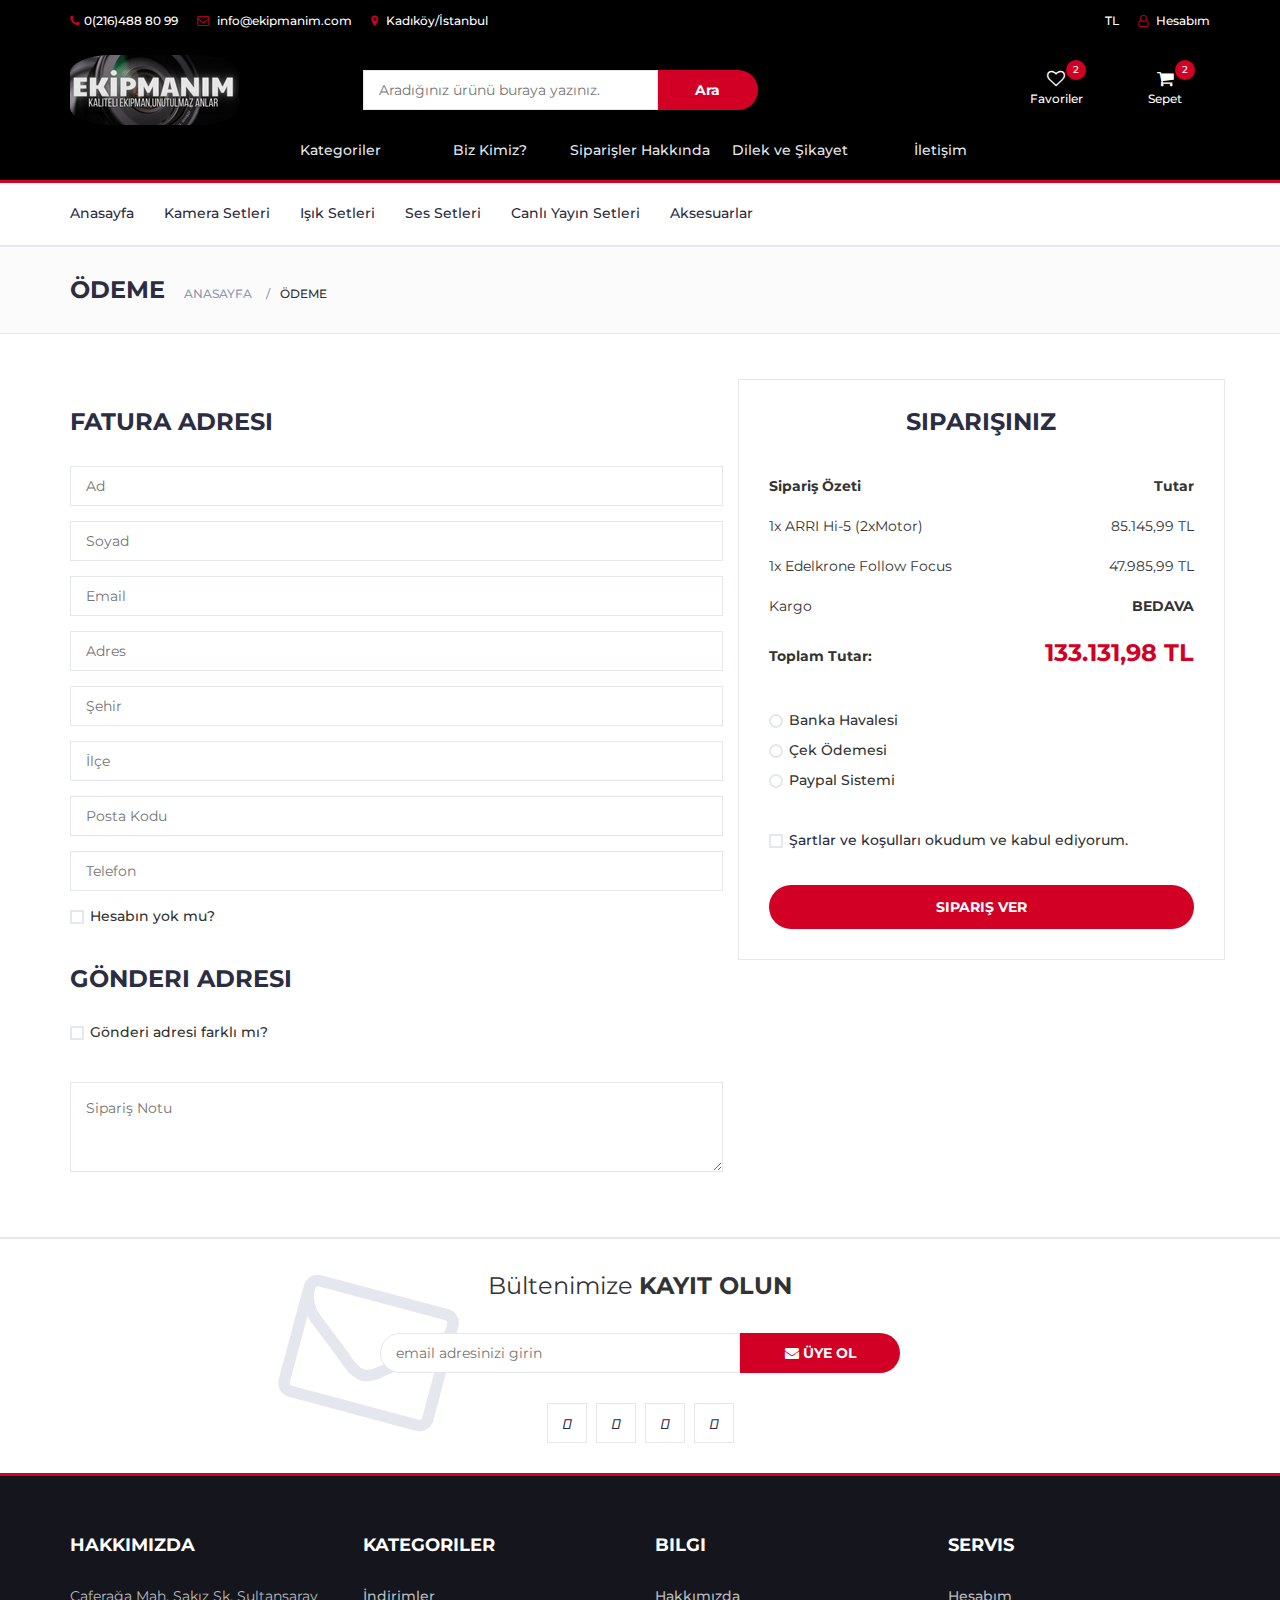
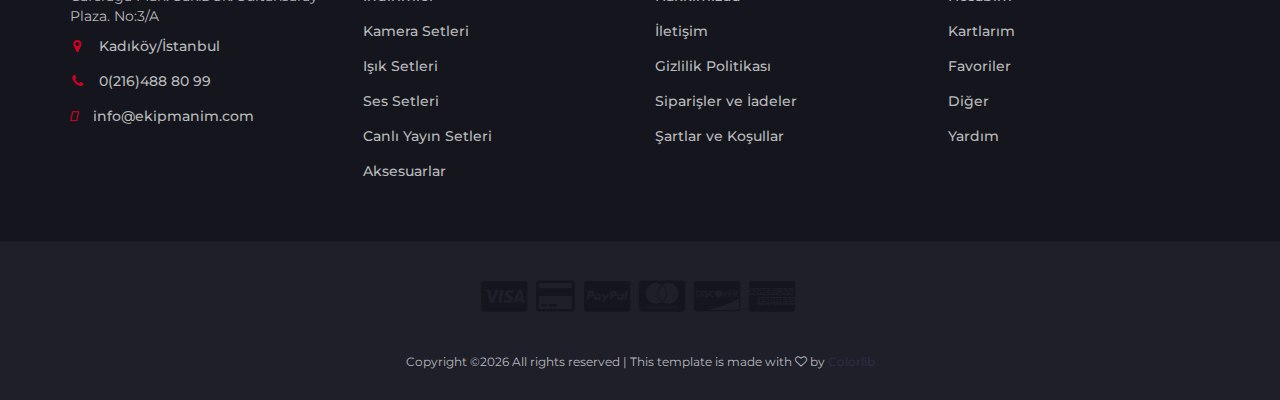
<file: SİTE/checkout.html>
<!DOCTYPE html>
<html lang="en">
	<head>
		<meta charset="utf-8">
		<meta http-equiv="X-UA-Compatible" content="IE=edge">
		<meta name="viewport" content="width=device-width, initial-scale=1">
		 <!-- The above 3 meta tags *must* come first in the head; any other head content must come *after* these tags -->

		<title>EKİPMANIM</title>

 		<!-- Google font -->
 		<link href="https://fonts.googleapis.com/css?family=Montserrat:400,500,700" rel="stylesheet">

 		<!-- Bootstrap -->
 		<link type="text/css" rel="stylesheet" href="css/bootstrap.min.css"/>

 		<!-- Slick -->
 		<link type="text/css" rel="stylesheet" href="css/slick.css"/>
 		<link type="text/css" rel="stylesheet" href="css/slick-theme.css"/>

 		<!-- nouislider -->
 		<link type="text/css" rel="stylesheet" href="css/nouislider.min.css"/>

 		<!-- Font Awesome Icon -->
 		<link rel="stylesheet" href="css/font-awesome.min.css">

 		<!-- Custom stlylesheet -->
 		<link type="text/css" rel="stylesheet" href="css/style.css"/>

		<!-- HTML5 shim and Respond.js for IE8 support of HTML5 elements and media queries -->
		<!-- WARNING: Respond.js doesn't work if you view the page via file:// -->
		<!--[if lt IE 9]>
		  <script src="https://oss.maxcdn.com/html5shiv/3.7.3/html5shiv.min.js"></script>
		  <script src="https://oss.maxcdn.com/respond/1.4.2/respond.min.js"></script>
		<![endif]-->

    </head>
	<body>
		<!-- HEADER -->
		<header>
			<!-- TOP HEADER -->
			<div id="top-header">
				<div class="container">
					<ul class="header-links pull-left">
						<li><a href="#"><i class="fa fa-phone"></i>0(216)488 80 99 </a></li>
						<li><a href="#"><i class="fa fa-envelope-o"></i> info@ekipmanim.com</a></li>
						<li><a href="#"><i class="fa fa-map-marker"></i> Kadıköy/İstanbul</a></li>
					</ul>
					<ul class="header-links pull-right">
						<li><a href="#"><i class="fa fa-turkish-lira-sign"></i> TL</a></li>
						<li><a href="#"><i class="fa fa-user-o"></i> Hesabım</a></li>
					</ul>
				</div>
			</div>
			<!-- /TOP HEADER -->

			<!-- MAIN HEADER -->
			<div id="header">
				<!-- container -->
				<div class="container">
					<!-- row -->
					<div class="row">
						<!-- LOGO -->
						<div class="col-md-3">
							<div class="header-logo">
								<a href="index.html" class="logo">
									<img src="./img/logo.png" alt="">
								</a>
							</div>
						</div>
						<!-- /LOGO -->

						<!-- SEARCH BAR -->
						<div class="col-md-6">
							<div class="header-search">
								<form>
									
									<input class="input" placeholder="Aradığınız ürünü buraya yazınız.">
									<button class="search-btn">Ara</button>
								</form>
							</div>
						</div>
						<!-- /SEARCH BAR -->

						<!-- ACCOUNT -->
						<div class="col-md-3 clearfix">
							<div class="header-ctn">
								<!-- Wishlist -->
								<div>
									<a href="#">
										<i class="fa fa-heart-o"></i>
										<span>Favoriler</span>
										<div class="qty">2</div>
									</a>
								</div>
								<!-- /Wishlist -->

								<!-- Cart -->
								<div class="dropdown">
									<a class="dropdown-toggle" data-toggle="dropdown" aria-expanded="true">
										<i class="fa fa-shopping-cart"></i>
										<span>Sepet</span>
										<div class="qty">2</div>
									</a>
									<div class="cart-dropdown">
										<div class="cart-list">
											<div class="product-widget">
												<div class="product-img">
													<img src="./img/p8.png" alt="">
												</div>
												<div class="product-body">
													<h3 class="product-name"><a href="#">ARRI Hi-5 (2xMotor)</a></h3>
													<h4 class="product-price"><span class="qty">1x</span>85.145,99 TL</h4>
												</div>
												<button class="delete"><i class="fa fa-close"></i></button>
											</div>

											<div class="product-widget">
												<div class="product-img">
													<img src="./img/p5.png" alt="">
												</div>
												<div class="product-body">
													<h3 class="product-name"><a href="#">Edelkrone Follow Focus</a></h3>
													<h4 class="product-price"><span class="qty">1x</span>47.985,99 TL</h4>
												</div>
												<button class="delete"><i class="fa fa-close"></i></button>
											</div>
										</div>
										<div class="cart-summary">
											<small>2 ürün seçildi</small>
											<h5>TOPLAM TUTAR: 133.131,98 TL</h5>
										</div>
										<div class="cart-btns">
											<a href="#">Kartı Görüntüle</a>
											<a href="checkout.html">Sepete Git  <i class="fa fa-arrow-circle-right"></i></a>
										</div>
									</div>
								</div>
								<!-- /Cart -->

								<!-- Menu Toogle -->
								<div class="menu-toggle">
									<a href="#">
										<i class="fa fa-bars"></i>
										<span>Menu</span>
									</a>
								</div>
								<!-- /Menu Toogle -->
							</div>
						</div>
						<!-- /ACCOUNT -->
					</div>
					<!-- row -->
				</div>
				<!-- container -->
			</div>
			<!-- /MAIN HEADER -->
		</header>
		<!-- /HEADER -->
		<ul id="main12">
			
				
			
			<li> <a href="#">Kategoriler</a>
				<ul>
					<li> <a href="store.html"> Kamera Setleri </a></li>
					<li> <a href="store2.html"> Işık Setleri</a></li>
					<li> <a href="store3.html"> Ses Setleri</a></li>
					<li> <a href="store4.html"> Canlı Yayın Setleri</a></li>
					<li> <a href="store5.html"> Aksesuarlar</a></li>
				</ul>
				</li>

			<li> <a href="#"> Biz Kimiz?</a>
			<ul>
				<li> <a href="blank.html"> Hakkımızda </a></li>
				<li> <a href="vizyon.html"> Vizyon</a></li>
				<li> <a href="misyon.html"> Misyon</a></li>
			</ul>
			</li>
			<li> <a href="#"> Siparişler Hakkında</a>
				<ul>
					<li> <a href="siparisiade.html"> Sipariş Ve İadeler</a></li>
					<li> <a href="sartkosullar.html"> Şartlar ve Koşullar </a></li>
				</ul>
			</li>
			
				<li> <a href="oneri.html"> Dilek ve Şikayet</a></li>
				<li> <a href="iletisim.html"> İletişim</a></li>
		</ul>

		<!-- NAVIGATION -->
		<nav id="navigation">
			<!-- container -->
			<div class="container">
				<!-- responsive-nav -->
				<div id="responsive-nav">
					<!-- NAV -->
					<ul class="main-nav nav navbar-nav">
						<li ><a href="index.html">Anasayfa</a></li>
						<li ><a href="store.html">Kamera Setleri</a></li>
						<li><a href="store2.html">Işık Setleri</a></li>
						<li><a href="store3.html">Ses Setleri</a></li>
						<li><a href="store4.html">Canlı Yayın Setleri</a></li>
						<li><a href="store5.html">Aksesuarlar</a></li>
					</ul>
					<!-- /NAV -->
				</div>
				<!-- /responsive-nav -->
			</div>
			<!-- /container -->
		</nav>
		<!-- /NAVIGATION -->

		<!-- BREADCRUMB -->
		<div id="breadcrumb" class="section">
			<!-- container -->
			<div class="container">
				<!-- row -->
				<div class="row">
					<div class="col-md-12">
						<h3 class="breadcrumb-header">Ödeme</h3>
						<ul class="breadcrumb-tree">
							<li><a href="index.html">Anasayfa</a></li>
							<li class="active">Ödeme</li>
						</ul>
					</div>
				</div>
				<!-- /row -->
			</div>
			<!-- /container -->
		</div>
		<!-- /BREADCRUMB -->

		<!-- SECTION -->
		<div class="section">
			<!-- container -->
			<div class="container">
				<!-- row -->
				<div class="row">

					<div class="col-md-7">
						<!-- Billing Details -->
						<div class="billing-details">
							<div class="section-title">
								<h3 class="title">Fatura Adresi</h3>
							</div>
							<div class="form-group">
								<input class="input" type="text" name="first-name" placeholder="Ad">
							</div>
							<div class="form-group">
								<input class="input" type="text" name="last-name" placeholder="Soyad">
							</div>
							<div class="form-group">
								<input class="input" type="email" name="email" placeholder="Email">
							</div>
							<div class="form-group">
								<input class="input" type="text" name="address" placeholder="Adres">
							</div>
							<div class="form-group">
								<input class="input" type="text" name="city" placeholder="Şehir">
							</div>
							<div class="form-group">
								<input class="input" type="text" name="country" placeholder="İlçe">
							</div>
							<div class="form-group">
								<input class="input" type="text" name="zip-code" placeholder="Posta Kodu">
							</div>
							<div class="form-group">
								<input class="input" type="tel" name="tel" placeholder="Telefon">
							</div>
							<div class="form-group">
								<div class="input-checkbox">
									<input type="checkbox" id="create-account">
									<label for="create-account">
										<span></span>
										Hesabın yok mu? 
									</label>
									<div class="caption">
										<p>Lorem ipsum dolor sit amet, consectetur adipisicing elit, sed do eiusmod tempor incididunt.</p>
										<input class="input" type="password" name="password" placeholder="Şifre">
									</div>
								</div>
							</div>
						</div>
						<!-- /Billing Details -->

						<!-- Shiping Details -->
						<div class="shiping-details">
							<div class="section-title">
								<h3 class="title">Gönderi Adresi</h3>
							</div>
							<div class="input-checkbox">
								<input type="checkbox" id="shiping-address">
								<label for="shiping-address">
									<span></span>
									Gönderi adresi farklı mı?
								</label>
								<div class="caption">
									<div class="form-group">
										<input class="input" type="text" name="first-name" placeholder="Ad">
									</div>
									<div class="form-group">
										<input class="input" type="text" name="last-name" placeholder="Soyad">
									</div>
									<div class="form-group">
										<input class="input" type="email" name="email" placeholder="Email">
									</div>
									<div class="form-group">
										<input class="input" type="text" name="address" placeholder="Adres">
									</div>
									<div class="form-group">
										<input class="input" type="text" name="city" placeholder="Şehir">
									</div>
									<div class="form-group">
										<input class="input" type="text" name="country" placeholder="İlçe">
									</div>
									<div class="form-group">
										<input class="input" type="text" name="zip-code" placeholder="Posta Kodu">
									</div>
									<div class="form-group">
										<input class="input" type="tel" name="tel" placeholder="Telefon">
									</div>
								</div>
							</div>
						</div>
						<!-- /Shiping Details -->

						<!-- Order notes -->
						<div class="order-notes">
							<textarea class="input" placeholder="Sipariş Notu"></textarea>
						</div>
						<!-- /Order notes -->
					</div>

					<!-- Order Details -->
					<div class="col-md-5 order-details">
						<div class="section-title text-center">
							<h3 class="title">Siparişiniz</h3>
						</div>
						<div class="order-summary">
							<div class="order-col">
								<div><strong>Sipariş Özeti</strong></div>
								<div><strong> Tutar</strong></div>
							</div>
							<div class="order-products">
								<div class="order-col">
									<div>1x ARRI Hi-5 (2xMotor)</div>
									<div>85.145,99 TL</div>
								</div>
								<div class="order-col">
									<div>1x Edelkrone Follow Focus</div>
									<div>47.985,99 TL</div>
								</div>
							</div>
							<div class="order-col">
								<div>Kargo</div>
								<div><strong>BEDAVA</strong></div>
							</div>
							<div class="order-col">
								<div><strong>Toplam Tutar:</strong></div>
								<div><strong class="order-total">133.131,98 TL</strong></div>
							</div>
						</div>
						<div class="payment-method">
							<div class="input-radio">
								<input type="radio" name="payment" id="payment-1">
								<label for="payment-1">
									<span></span>
									Banka Havalesi
								</label>
								<div class="caption">
									<p>Lorem ipsum dolor sit amet, consectetur adipisicing elit, sed do eiusmod tempor incididunt ut labore et dolore magna aliqua.</p>
								</div>
							</div>
							<div class="input-radio">
								<input type="radio" name="payment" id="payment-2">
								<label for="payment-2">
									<span></span>
									Çek Ödemesi
								</label>
								<div class="caption">
									<p>Lorem ipsum dolor sit amet, consectetur adipisicing elit, sed do eiusmod tempor incididunt ut labore et dolore magna aliqua.</p>
								</div>
							</div>
							<div class="input-radio">
								<input type="radio" name="payment" id="payment-3">
								<label for="payment-3">
									<span></span>
									Paypal Sistemi
								</label>
								<div class="caption">
									<p>Lorem ipsum dolor sit amet, consectetur adipisicing elit, sed do eiusmod tempor incididunt ut labore et dolore magna aliqua.</p>
								</div>
							</div>
						</div>
						<div class="input-checkbox">
							<input type="checkbox" id="terms">
							<label for="terms">
								<span></span>
								<a href="sartkosullar.html">Şartlar ve koşulları</a> okudum ve  kabul ediyorum.
							</label>
						</div>
						<a href="#" class="primary-btn order-submit">Sipariş Ver</a>
					</div>
					<!-- /Order Details -->
				</div>
				<!-- /row -->
			</div>
			<!-- /container -->
		</div>
		<!-- /SECTION -->

		<!-- NEWSLETTER -->
		<div id="newsletter" class="section" >
			<!-- container -->
			<div class="container">
				<!-- row -->
				<div class="row">
					<div class="col-md-12">
						<div class="newsletter">
							<p>Bültenimize  <strong>KAYIT OLUN</strong></p>
							<form>
								<input class="input" type="email" placeholder="email adresinizi girin">
								<button class="newsletter-btn"><i class="fa fa-envelope"></i> ÜYE OL</button>
							</form>
							<ul class="newsletter-follow">
								<li>
									<a href="#"><i class="fa-brands fa-facebook"></i></a>
								</li>
								<li>
									<a href="#"><i class="fa-brands fa-twitter"></i></a>
								</li>
								<li>
									<a href="https://www.instagram.com/buseyenr/"><i class="fa-brands fa-instagram"></i></a>
								</li>
								<li>
									<a href="#"><i class="fa-brands fa-pinterest"></i></a>
								</li>
							</ul>
						</div>
					</div>
				</div>
				<!-- /row -->
			</div>
			<!-- /container -->
		</div>
		<!-- /NEWSLETTER -->

		<!-- FOOTER -->
		<footer id="footer">
			<!-- top footer -->
			<div class="section">
				<!-- container -->
				<div class="container">
					<!-- row -->
					<div class="row">
						<div class="col-md-3 col-xs-6">
							<div class="footer">
								<h3 class="footer-title">Hakkımızda</h3>
								<p>Caferağa Mah. Sakız Sk. Sultansaray Plaza. No:3/A</p>
								<ul class="footer-links">
									<li><a href="#"><i class="fa fa-map-marker"></i>Kadıköy/İstanbul</a></li>
									<li><a href="#"><i class="fa fa-phone"></i>0(216)488 80 99  </a></li>
									<li><a href="#"><i class="fa-solid fa-envelope"></i>info@ekipmanim.com</a></li>
								</ul>
							</div>
						</div>

						<div class="col-md-3 col-xs-6">
							<div class="footer">
								<h3 class="footer-title">Kategoriler</h3>
								<ul class="footer-links">
									<li><a href="#">İndirimler</a></li>
									<li><a href="#">Kamera Setleri</a></li>
									<li><a href="#">Işık Setleri</a></li>
									<li><a href="#">Ses Setleri</a></li>
									<li><a href="#">Canlı Yayın Setleri</a></li>
									<li><a href="#">Aksesuarlar</a></li>
								</ul>
							</div>
						</div>

						<div class="clearfix visible-xs"></div>

						<div class="col-md-3 col-xs-6">
							<div class="footer">
								<h3 class="footer-title">Bilgi</h3>
								<ul class="footer-links">
									<li><a href="#">Hakkımızda</a></li>
									<li><a href="#">İletişim</a></li>
									<li><a href="#">Gizlilik Politikası</a></li>
									<li><a href="#">Siparişler ve İadeler</a></li>
									<li><a href="#">Şartlar ve Koşullar</a></li>
								</ul>
							</div>
						</div>

						<div class="col-md-3 col-xs-6">
							<div class="footer">
								<h3 class="footer-title">Servis </h3>
								<ul class="footer-links">
									<li><a href="#">Hesabım</a></li>
									<li><a href="#">Kartlarım</a></li>
									<li><a href="#">Favoriler</a></li>
									<li><a href="#">Diğer</a></li>
									<li><a href="#">Yardım</a></li>
								</ul>
							</div>
						</div>
					</div>
					<!-- /row -->
				</div>
				<!-- /container -->
			</div>
			<!-- /top footer -->
			<!-- /top footer -->

			<!-- bottom footer -->
			<div id="bottom-footer" class="section">
				<div class="container">
					<!-- row -->
					<div class="row">
						<div class="col-md-12 text-center">
							<ul class="footer-payments">
								<li><a href="#"><i class="fa fa-cc-visa"></i></a></li>
								<li><a href="#"><i class="fa fa-credit-card"></i></a></li>
								<li><a href="#"><i class="fa fa-cc-paypal"></i></a></li>
								<li><a href="#"><i class="fa fa-cc-mastercard"></i></a></li>
								<li><a href="#"><i class="fa fa-cc-discover"></i></a></li>
								<li><a href="#"><i class="fa fa-cc-amex"></i></a></li>
							</ul>
							<span class="copyright">
								<!-- Link back to Colorlib can't be removed. Template is licensed under CC BY 3.0. -->
								Copyright &copy;<script>document.write(new Date().getFullYear());</script> All rights reserved | This template is made with <i class="fa fa-heart-o" aria-hidden="true"></i> by <a href="https://colorlib.com" target="_blank">Colorlib</a>
							<!-- Link back to Colorlib can't be removed. Template is licensed under CC BY 3.0. -->
							</span>
						</div>
					</div>
						<!-- /row -->
				</div>
				<!-- /container -->
			</div>
			<!-- /bottom footer -->
		</footer>
		<!-- /FOOTER -->

		<!-- jQuery Plugins -->
		<script src="js/jquery.min.js"></script>
		<script src="js/bootstrap.min.js"></script>
		<script src="js/slick.min.js"></script>
		<script src="js/nouislider.min.js"></script>
		<script src="js/jquery.zoom.min.js"></script>
		<script src="js/main.js"></script>

	</body>
</html>
</file>
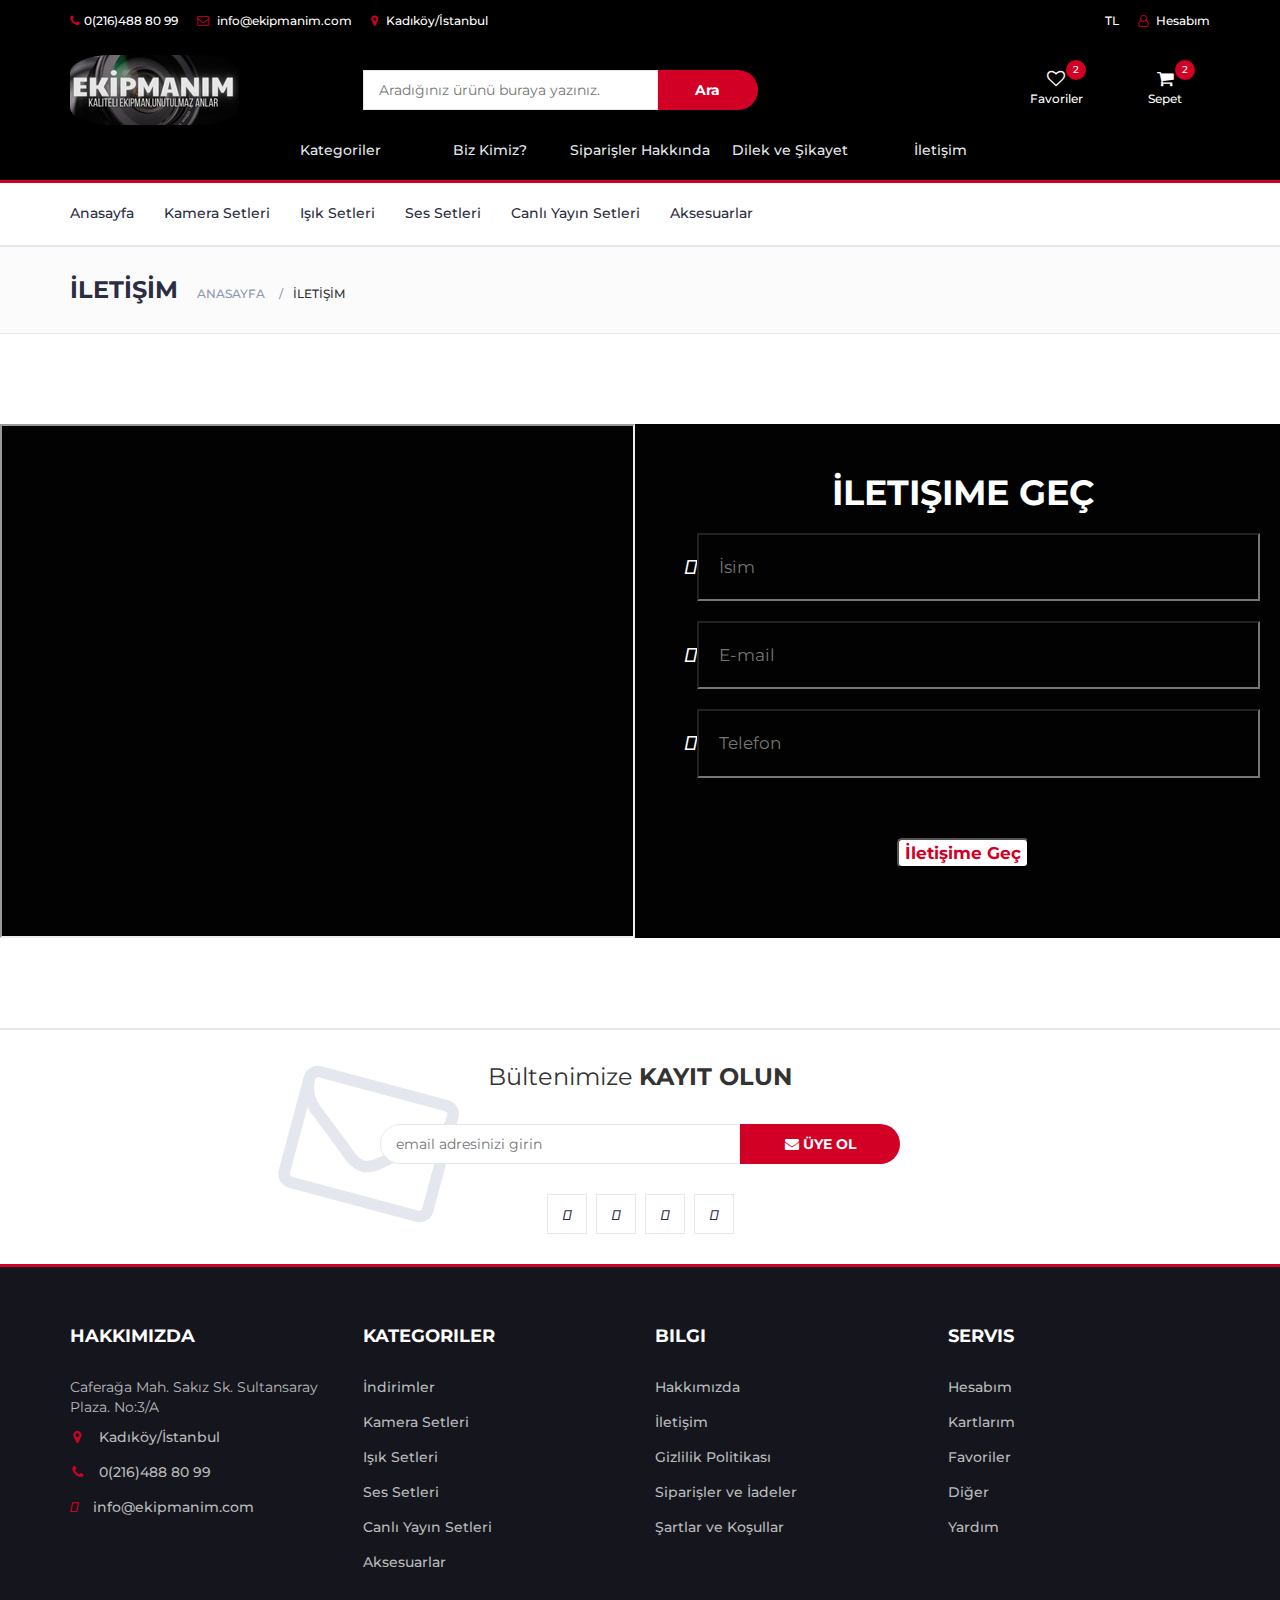
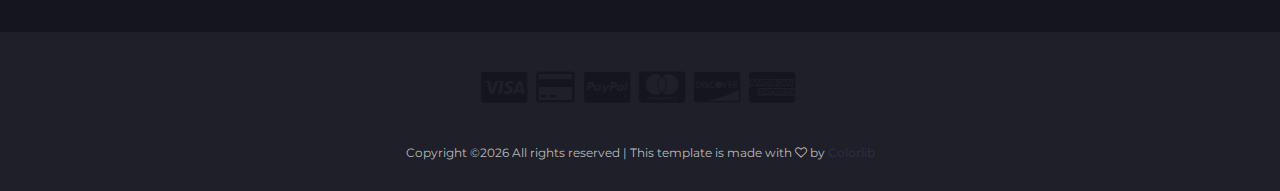
<file: SİTE/iletisim.html>
<!DOCTYPE html>
<html lang="en">
	<head>
		<meta charset="utf-8">
		<meta http-equiv="X-UA-Compatible" content="IE=edge">
		<meta name="viewport" content="width=device-width, initial-scale=1">
		 <!-- The above 3 meta tags *must* come first in the head; any other head content must come *after* these tags -->

		<title>EKİPMANIM</title>

 		<!-- Google font -->
 		<link href="https://fonts.googleapis.com/css?family=Montserrat:400,500,700" rel="stylesheet">

 		<!-- Bootstrap -->
 		<link type="text/css" rel="stylesheet" href="css/bootstrap.min.css"/>

 		<!-- Slick -->
 		<link type="text/css" rel="stylesheet" href="css/slick.css"/>
 		<link type="text/css" rel="stylesheet" href="css/slick-theme.css"/>

 		<!-- nouislider -->
 		<link type="text/css" rel="stylesheet" href="css/nouislider.min.css"/>

 		<!-- Font Awesome Icon -->
 		<link rel="stylesheet" href="css/font-awesome.min.css">
         <link rel="stylesheet" href="https://cdnjs.cloudflare.com/ajax/libs/font-awesome/6.5.1/css/all.min.css" integrity="sha512-DTOQO9RWCH3ppGqcWaEA1BIZOC6xxalwEsw9c2QQeAIftl+Vegovlnee1c9QX4TctnWMn13TZye+giMm8e2LwA==" crossorigin="anonymous" referrerpolicy="no-referrer" />

 		<!-- Custom stlylesheet -->
 		<link type="text/css" rel="stylesheet" href="css/style.css"/>

 		<!-- HTML5 shim and Respond.js for IE8 support of HTML5 elements and media queries -->
 		<!-- WARNING: Respond.js doesn't work if you view the page via file:// -->
 		<!--[if lt IE 9]>
 		  <script src="https://oss.maxcdn.com/html5shiv/3.7.3/html5shiv.min.js"></script>
 		  <script src="https://oss.maxcdn.com/respond/1.4.2/respond.min.js"></script>
 		<![endif]-->

    </head>
	<body>
		<!-- HEADER -->
		<header>
			<!-- TOP HEADER -->
			<div id="top-header">
				<div class="container">
					<ul class="header-links pull-left">
						<li><a href="#"><i class="fa fa-phone"></i>0(216)488 80 99 </a></li>
						<li><a href="#"><i class="fa fa-envelope-o"></i> info@ekipmanim.com</a></li>
						<li><a href="#"><i class="fa fa-map-marker"></i> Kadıköy/İstanbul</a></li>
					</ul>
					<ul class="header-links pull-right">
						<li><a href="#"><i class="fa fa-turkish-lira-sign"></i> TL</a></li>
						<li><a href="#"><i class="fa fa-user-o"></i> Hesabım</a></li>
					</ul>
				</div>
			</div>
			<!-- /TOP HEADER -->

			<!-- MAIN HEADER -->
			<div id="header">
				<!-- container -->
				<div class="container">
					<!-- row -->
					<div class="row">
						<!-- LOGO -->
						<div class="col-md-3">
							<div class="header-logo">
								<a href="index.html" class="logo">
									<img src="./img/logo.png" alt="">
								</a>
							</div>
						</div>
						<!-- /LOGO -->

						<!-- SEARCH BAR -->
						<div class="col-md-6">
							<div class="header-search">
								<form>
									
									<input class="input" placeholder="Aradığınız ürünü buraya yazınız.">
									<button class="search-btn">Ara</button>
								</form>
							</div>
						</div>
						<!-- /SEARCH BAR -->

						<!-- ACCOUNT -->
						<div class="col-md-3 clearfix">
							<div class="header-ctn">
								<!-- Wishlist -->
								<div>
									<a href="#">
										<i class="fa fa-heart-o"></i>
										<span>Favoriler</span>
										<div class="qty">2</div>
									</a>
								</div>
								<!-- /Wishlist -->

								<!-- Cart -->
								<div class="dropdown">
									<a class="dropdown-toggle" data-toggle="dropdown" aria-expanded="true">
										<i class="fa fa-shopping-cart"></i>
										<span>Sepet</span>
										<div class="qty">2</div>
									</a>
									<div class="cart-dropdown">
										<div class="cart-list">
											<div class="product-widget">
												<div class="product-img">
													<img src="./img/p8.png" alt="">
												</div>
												<div class="product-body">
													<h3 class="product-name"><a href="#">ARRI Hi-5 (2xMotor)</a></h3>
													<h4 class="product-price"><span class="qty">1x</span>85.145,99 TL</h4>
												</div>
												<button class="delete"><i class="fa fa-close"></i></button>
											</div>

											<div class="product-widget">
												<div class="product-img">
													<img src="./img/p5.png" alt="">
												</div>
												<div class="product-body">
													<h3 class="product-name"><a href="#">Edelkrone Follow Focus</a></h3>
													<h4 class="product-price"><span class="qty">1x</span>47.985,99 TL</h4>
												</div>
												<button class="delete"><i class="fa fa-close"></i></button>
											</div>
										</div>
										<div class="cart-summary">
											<small>2 ürün seçildi</small>
											<h5>TOPLAM TUTAR: 133.131,98 TL</h5>
										</div>
										<div class="cart-btns">
											<a href="#">Kartı Görüntüle</a>
											<a href="checkout.html">Sepete Git  <i class="fa fa-arrow-circle-right"></i></a>
										</div>
									</div>
								</div>
								<!-- /Cart -->

								<!-- Menu Toogle -->
								<div class="menu-toggle">
									<a href="#">
										<i class="fa fa-bars"></i>
										<span>Menu</span>
									</a>
								</div>
								<!-- /Menu Toogle -->
							</div>
						</div>
						<!-- /ACCOUNT -->
					</div>
					<!-- row -->
				</div>
				<!-- container -->
			</div>
			<!-- /MAIN HEADER -->
		</header>
		<!-- /HEADER -->
		<ul id="main12">
			
				
			
			<li> <a href="#">Kategoriler</a>
				<ul>
					<li> <a href="store.html"> Kamera Setleri </a></li>
					<li> <a href="store2.html"> Işık Setleri</a></li>
					<li> <a href="store3.html"> Ses Setleri</a></li>
					<li> <a href="store4.html"> Canlı Yayın Setleri</a></li>
					<li> <a href="store5.html"> Aksesuarlar</a></li>
				</ul>
				</li>

			<li> <a href="#"> Biz Kimiz?</a>
			<ul>
				<li> <a href="blank.html"> Hakkımızda </a></li>
				<li> <a href="vizyon.html"> Vizyon</a></li>
				<li> <a href="misyon.html"> Misyon</a></li>
			</ul>
			</li>
			<li> <a href="#"> Siparişler Hakkında</a>
				<ul>
					<li> <a href="siparisiade.html"> Sipariş Ve İadeler</a></li>
					<li> <a href="sartkosullar.html"> Şartlar ve Koşullar </a></li>
				</ul>
			</li>
			
				<li> <a href="oneri.html"> Dilek ve Şikayet</a></li>
				<li> <a href="iletisim.html"> İletişim</a></li>
		</ul>

		<!-- NAVIGATION -->
		<nav id="navigation">
			<!-- container -->
			<div class="container">
				<!-- responsive-nav -->
				<div id="responsive-nav">
					<!-- NAV -->
					<ul class="main-nav nav navbar-nav">
						<li ><a href="index.html">Anasayfa</a></li>
						<li ><a href="store.html">Kamera Setleri</a></li>
						<li><a href="store2.html">Işık Setleri</a></li>
						<li><a href="store3.html">Ses Setleri</a></li>
						<li><a href="store4.html">Canlı Yayın Setleri</a></li>
						<li><a href="store5.html">Aksesuarlar</a></li>
						
					</ul>
					<!-- /NAV -->
				</div>
				<!-- /responsive-nav -->
			</div>
			<!-- /container -->
		</nav>
		<!-- /NAVIGATION -->

		<!-- BREADCRUMB -->
		<div id="breadcrumb" class="section">
			<!-- container -->
			<div class="container">
				<!-- row -->
				<div class="row">
					<div class="col-md-12">
						<h3 class="breadcrumb-header">İLETİŞİM</h3>
						<ul class="breadcrumb-tree">
							<li><a href="index.html">Anasayfa</a></li>
							<li class="active">İLETİŞİM</li>
						</ul>
					</div>
					

				</div>
				<!-- /row -->
			</div>
			<!-- /container -->
		</div>
		<!-- /BREADCRUMB -->

		<!-- SECTION -->
		<div class="section">
			<!-- container -->
			<div class="container">
				<!-- row -->
				<div class="row">

				
				</div>
				<!-- /row -->
			</div>
			<!-- /container -->
		</div>
		<!-- /SECTION -->
		<section class="contact12">
          <div class="row12">
            <iframe class="map12" src="https://www.google.com/maps/embed?pb=!1m18!1m12!1m3!1d96384.55118635992!2d28.980652160884254!3d40.981103664516866!2m3!1f0!2f0!3f0!3m2!1i1024!2i768!4f13.1!3m3!1m2!1s0x14cac790b17ba89d%3A0xd2d24ea0437a7ee2!2zS2FkxLFrw7Z5L8Swc3RhbmJ1bA!5e0!3m2!1str!2str!4v1701886389576!5m2!1str!2str"  loading="lazy" referrerpolicy="no-referrer-when-downgrade"></iframe>
            <form action="#">
                <h3>İletişime Geç</h3>
                <div class="inputbox12">
                    <i class="fas fa-user-o"></i>
                    <input type="text" placeholder="İsim"/>

                </div>
                <div class="inputbox12">
                    <i class="fas fa-envelope"></i>
                    <input type="email" placeholder="E-mail"/>
                    
                </div>
                <div class="inputbox12">
                    <i class="fas fa-phone"></i>
                    <input type="number" placeholder="Telefon"/>
                    
                </div>
                <input type="submit" class="button12" value="İletişime Geç"/>


            </form>
          </div>
        </section>



		
		<!-- SECTION -->
		<div class="section">
			<!-- container -->
			<div class="container">
				<!-- row -->
				<div class="row">
				</div>
				<!-- /row -->
			</div>
			<!-- /container -->
		</div>
		<!-- /SECTION -->

		<!-- NEWSLETTER -->
		<div id="newsletter" class="section" >
			<!-- container -->
			<div class="container">
				<!-- row -->
				<div class="row">
					<div class="col-md-12">
						<div class="newsletter">
							<p>Bültenimize  <strong>KAYIT OLUN</strong></p>
							<form>
								<input class="input" type="email" placeholder="email adresinizi girin">
								<button class="newsletter-btn"><i class="fa fa-envelope"></i> ÜYE OL</button>
							</form>
							<ul class="newsletter-follow">
								<li>
									<a href="#"><i class="fa-brands fa-facebook"></i></a>
								</li>
								<li>
									<a href="#"><i class="fa-brands fa-twitter"></i></a>
								</li>
								<li>
									<a href="https://www.instagram.com/buseyenr/"><i class="fa-brands fa-instagram"></i></a>
								</li>
								<li>
									<a href="#"><i class="fa-brands fa-pinterest"></i></a>
								</li>
							</ul>
						</div>
					</div>
				</div>
				<!-- /row -->
			</div>
			<!-- /container -->
		</div>
		<!-- /NEWSLETTER -->

		<!-- FOOTER -->
		<footer id="footer">
			<!-- top footer -->
			<div class="section">
				<!-- container -->
				<div class="container">
					<!-- row -->
					<div class="row">
						<div class="col-md-3 col-xs-6">
							<div class="footer">
								<h3 class="footer-title">Hakkımızda</h3>
								<p>Caferağa Mah. Sakız Sk. Sultansaray Plaza. No:3/A</p>
								<ul class="footer-links">
									<li><a href="#"><i class="fa fa-map-marker"></i>Kadıköy/İstanbul</a></li>
									<li><a href="#"><i class="fa fa-phone"></i>0(216)488 80 99  </a></li>
									<li><a href="#"><i class="fa-solid fa-envelope"></i>info@ekipmanim.com</a></li>
								</ul>
							</div>
						</div>

						<div class="col-md-3 col-xs-6">
							<div class="footer">
								<h3 class="footer-title">Kategoriler</h3>
								<ul class="footer-links">
									<li><a href="#">İndirimler</a></li>
									<li><a href="#">Kamera Setleri</a></li>
									<li><a href="#">Işık Setleri</a></li>
									<li><a href="#">Ses Setleri</a></li>
									<li><a href="#">Canlı Yayın Setleri</a></li>
									<li><a href="#">Aksesuarlar</a></li>
								</ul>
							</div>
						</div>

						<div class="clearfix visible-xs"></div>

						<div class="col-md-3 col-xs-6">
							<div class="footer">
								<h3 class="footer-title">Bilgi</h3>
								<ul class="footer-links">
									<li><a href="#">Hakkımızda</a></li>
									<li><a href="#">İletişim</a></li>
									<li><a href="#">Gizlilik Politikası</a></li>
									<li><a href="#">Siparişler ve İadeler</a></li>
									<li><a href="#">Şartlar ve Koşullar</a></li>
								</ul>
							</div>
						</div>

						<div class="col-md-3 col-xs-6">
							<div class="footer">
								<h3 class="footer-title">Servis </h3>
								<ul class="footer-links">
									<li><a href="#">Hesabım</a></li>
									<li><a href="#">Kartlarım</a></li>
									<li><a href="#">Favoriler</a></li>
									<li><a href="#">Diğer</a></li>
									<li><a href="#">Yardım</a></li>
								</ul>
							</div>
						</div>
					</div>
					<!-- /row -->
				</div>
				<!-- /container -->
			</div>
			<!-- /top footer -->
			<!-- /top footer -->

			<!-- bottom footer -->
			<div id="bottom-footer" class="section">
				<div class="container">
					<!-- row -->
					<div class="row">
						<div class="col-md-12 text-center">
							<ul class="footer-payments">
								<li><a href="#"><i class="fa fa-cc-visa"></i></a></li>
								<li><a href="#"><i class="fa fa-credit-card"></i></a></li>
								<li><a href="#"><i class="fa fa-cc-paypal"></i></a></li>
								<li><a href="#"><i class="fa fa-cc-mastercard"></i></a></li>
								<li><a href="#"><i class="fa fa-cc-discover"></i></a></li>
								<li><a href="#"><i class="fa fa-cc-amex"></i></a></li>
							</ul>
							<span class="copyright">
								<!-- Link back to Colorlib can't be removed. Template is licensed under CC BY 3.0. -->
								Copyright &copy;<script>document.write(new Date().getFullYear());</script> All rights reserved | This template is made with <i class="fa fa-heart-o" aria-hidden="true"></i> by <a href="https://colorlib.com" target="_blank">Colorlib</a>
							<!-- Link back to Colorlib can't be removed. Template is licensed under CC BY 3.0. -->
							</span>


						</div>
					</div>
						<!-- /row -->
				</div>
				<!-- /container -->
			</div>
			<!-- /bottom footer -->
		</footer>
		<!-- /FOOTER -->

		<!-- jQuery Plugins -->
		<script src="js/jquery.min.js"></script>
		<script src="js/bootstrap.min.js"></script>
		<script src="js/slick.min.js"></script>
		<script src="js/nouislider.min.js"></script>
		<script src="js/jquery.zoom.min.js"></script>
		<script src="js/main.js"></script>

	</body>
</html>
</file>
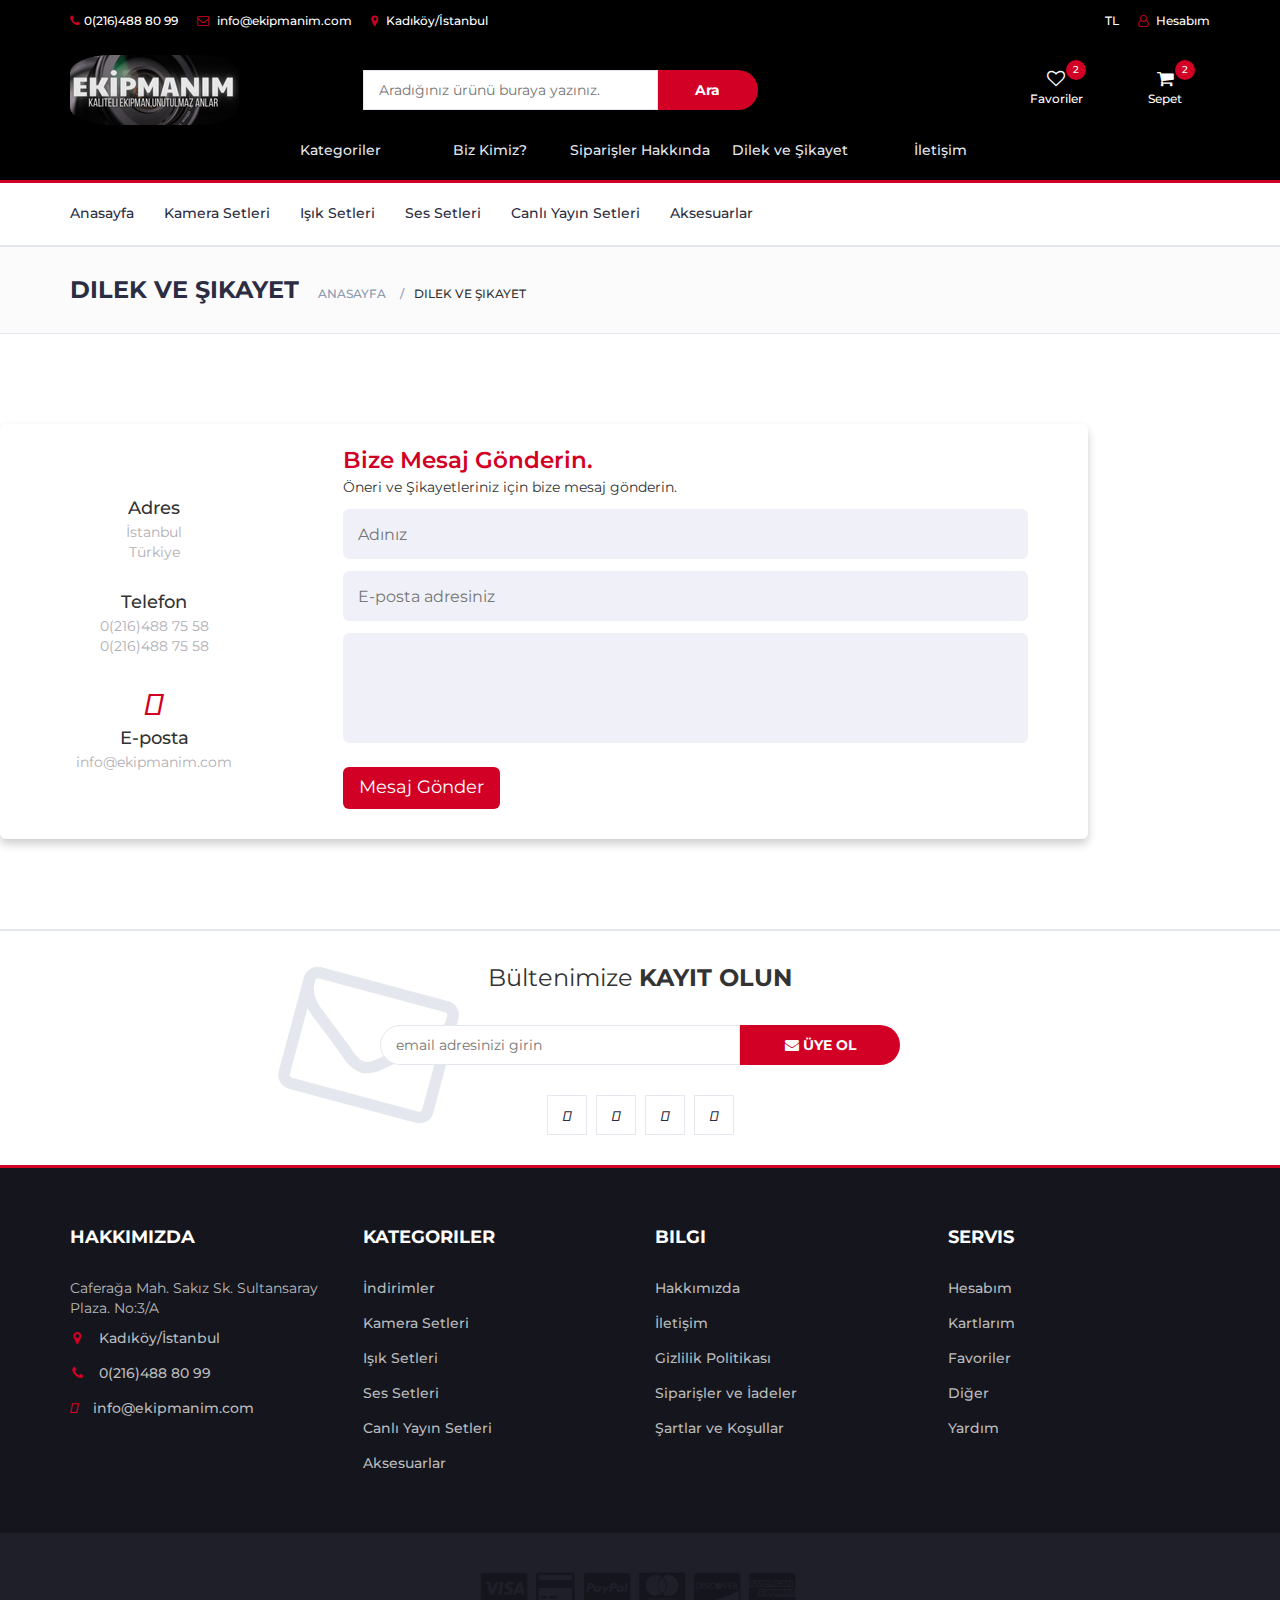
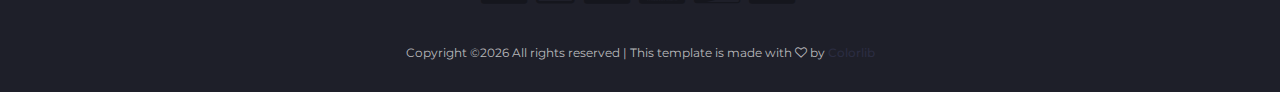
<file: SİTE/oneri.html>
<!DOCTYPE html>
<html lang="en">
	<head>
		<meta charset="utf-8">
		<meta http-equiv="X-UA-Compatible" content="IE=edge">
		<meta name="viewport" content="width=device-width, initial-scale=1">
		 <!-- The above 3 meta tags *must* come first in the head; any other head content must come *after* these tags -->

		<title>EKİPMANIM</title>

 		<!-- Google font -->
 		<link href="https://fonts.googleapis.com/css?family=Montserrat:400,500,700" rel="stylesheet">

 		<!-- Bootstrap -->
 		<link type="text/css" rel="stylesheet" href="css/bootstrap.min.css"/>

 		<!-- Slick -->
 		<link type="text/css" rel="stylesheet" href="css/slick.css"/>
 		<link type="text/css" rel="stylesheet" href="css/slick-theme.css"/>

 		<!-- nouislider -->
 		<link type="text/css" rel="stylesheet" href="css/nouislider.min.css"/>

 		<!-- Font Awesome Icon -->
 		<link rel="stylesheet" href="css/font-awesome.min.css">
		 <link rel="stylesheet" href="https://cdnjs.cloudflare.com/ajax/libs/font-awesome/6.5.1/css/all.min.css" integrity="sha512-DTOQO9RWCH3ppGqcWaEA1BIZOC6xxalwEsw9c2QQeAIftl+Vegovlnee1c9QX4TctnWMn13TZye+giMm8e2LwA==" crossorigin="anonymous" referrerpolicy="no-referrer" />

 		<!-- Custom stlylesheet -->
 		<link type="text/css" rel="stylesheet" href="css/style.css"/>

 		<!-- HTML5 shim and Respond.js for IE8 support of HTML5 elements and media queries -->
 		<!-- WARNING: Respond.js doesn't work if you view the page via file:// -->
 		<!--[if lt IE 9]>
 		  <script src="https://oss.maxcdn.com/html5shiv/3.7.3/html5shiv.min.js"></script>
 		  <script src="https://oss.maxcdn.com/respond/1.4.2/respond.min.js"></script>
 		<![endif]-->

    </head>
	<body>
		<!-- HEADER -->
		<header>
			<!-- TOP HEADER -->
			<div id="top-header">
				<div class="container">
					<ul class="header-links pull-left">
						<li><a href="#"><i class="fa fa-phone"></i>0(216)488 80 99 </a></li>
						<li><a href="#"><i class="fa fa-envelope-o"></i> info@ekipmanim.com</a></li>
						<li><a href="#"><i class="fa fa-map-marker"></i> Kadıköy/İstanbul</a></li>
					</ul>
					<ul class="header-links pull-right">
						<li><a href="#"><i class="fa fa-turkish-lira-sign"></i> TL</a></li>
						<li><a href="#"><i class="fa fa-user-o"></i> Hesabım</a></li>
					</ul>
				</div>
			</div>
			<!-- /TOP HEADER -->

			<!-- MAIN HEADER -->
			<div id="header">
				<!-- container -->
				<div class="container">
					<!-- row -->
					<div class="row">
						<!-- LOGO -->
						<div class="col-md-3">
							<div class="header-logo">
								<a href="index.html" class="logo">
									<img src="./img/logo.png" alt="">
								</a>
							</div>
						</div>
						<!-- /LOGO -->

						<!-- SEARCH BAR -->
						<div class="col-md-6">
							<div class="header-search">
								<form>
									
									<input class="input" placeholder="Aradığınız ürünü buraya yazınız.">
									<button class="search-btn">Ara</button>
								</form>
							</div>
						</div>
						<!-- /SEARCH BAR -->

						<!-- ACCOUNT -->
						<div class="col-md-3 clearfix">
							<div class="header-ctn">
								<!-- Wishlist -->
								<div>
									<a href="#">
										<i class="fa fa-heart-o"></i>
										<span>Favoriler</span>
										<div class="qty">2</div>
									</a>
								</div>
								<!-- /Wishlist -->

								<!-- Cart -->
								<div class="dropdown">
									<a class="dropdown-toggle" data-toggle="dropdown" aria-expanded="true">
										<i class="fa fa-shopping-cart"></i>
										<span>Sepet</span>
										<div class="qty">2</div>
									</a>
									<div class="cart-dropdown">
										<div class="cart-list">
											<div class="product-widget">
												<div class="product-img">
													<img src="./img/p8.png" alt="">
												</div>
												<div class="product-body">
													<h3 class="product-name"><a href="#">ARRI Hi-5 (2xMotor)</a></h3>
													<h4 class="product-price"><span class="qty">1x</span>85.145,99 TL</h4>
												</div>
												<button class="delete"><i class="fa fa-close"></i></button>
											</div>

											<div class="product-widget">
												<div class="product-img">
													<img src="./img/p5.png" alt="">
												</div>
												<div class="product-body">
													<h3 class="product-name"><a href="#">Edelkrone Follow Focus</a></h3>
													<h4 class="product-price"><span class="qty">1x</span>47.985,99 TL</h4>
												</div>
												<button class="delete"><i class="fa fa-close"></i></button>
											</div>
										</div>
										<div class="cart-summary">
											<small>2 ürün seçildi</small>
											<h5>TOPLAM TUTAR: 133.131,98 TL</h5>
										</div>
										<div class="cart-btns">
											<a href="#">Kartı Görüntüle</a>
											<a href="checkout.html">Sepete Git  <i class="fa fa-arrow-circle-right"></i></a>
										</div>
									</div>
								</div>
								<!-- /Cart -->

								<!-- Menu Toogle -->
								<div class="menu-toggle">
									<a href="#">
										<i class="fa fa-bars"></i>
										<span>Menu</span>
									</a>
								</div>
								<!-- /Menu Toogle -->
							</div>
						</div>
						<!-- /ACCOUNT -->
					</div>
					<!-- row -->
				</div>
				<!-- container -->
			</div>
			<!-- /MAIN HEADER -->
		</header>
		<!-- /HEADER -->
		<ul id="main12">
			
				
			
			<li> <a href="#">Kategoriler</a>
				<ul>
					<li> <a href="store.html"> Kamera Setleri </a></li>
					<li> <a href="store2.html"> Işık Setleri</a></li>
					<li> <a href="store3.html"> Ses Setleri</a></li>
					<li> <a href="store4.html"> Canlı Yayın Setleri</a></li>
					<li> <a href="store5.html"> Aksesuarlar</a></li>
				</ul>
				</li>

			<li> <a href="#"> Biz Kimiz?</a>
			<ul>
				<li> <a href="blank.html"> Hakkımızda </a></li>
				<li> <a href="vizyon.html"> Vizyon</a></li>
				<li> <a href="misyon.html"> Misyon</a></li>
			</ul>
			</li>
			<li> <a href="#"> Siparişler Hakkında</a>
				<ul>
					<li> <a href="siparisiade.html"> Sipariş Ve İadeler</a></li>
					<li> <a href="sartkosullar.html"> Şartlar ve Koşullar </a></li>
				</ul>
			</li>
			
				<li> <a href="oneri.html"> Dilek ve Şikayet</a></li>
				<li> <a href="iletisim.html"> İletişim</a></li>
		</ul>

		<!-- NAVIGATION -->
		<nav id="navigation">
			<!-- container -->
			<div class="container">
				<!-- responsive-nav -->
				<div id="responsive-nav">
					<!-- NAV -->
					<ul class="main-nav nav navbar-nav">
						<li ><a href="index.html">Anasayfa</a></li>
						<li ><a href="store.html">Kamera Setleri</a></li>
						<li><a href="store2.html">Işık Setleri</a></li>
						<li><a href="store3.html">Ses Setleri</a></li>
						<li><a href="store4.html">Canlı Yayın Setleri</a></li>
						<li><a href="store5.html">Aksesuarlar</a></li>
						
					</ul>
					<!-- /NAV -->
				</div>
				<!-- /responsive-nav -->
			</div>
			<!-- /container -->
		</nav>
		<!-- /NAVIGATION -->

		<!-- BREADCRUMB -->
		<div id="breadcrumb" class="section">
			<!-- container -->
			<div class="container">
				<!-- row -->
				<div class="row">
					<div class="col-md-12">
						<h3 class="breadcrumb-header"> Dilek ve Şikayet</h3>
						<ul class="breadcrumb-tree">
							<li><a href="index.html">Anasayfa</a></li>
							<li class="active">Dilek ve Şikayet</li>
						</ul>
					</div>
					

				</div>
				<!-- /row -->
			</div>
			<!-- /container -->
		</div>
		<!-- /BREADCRUMB -->

		<!-- SECTION -->
		<div class="section">
			<!-- container -->
			<div class="container">
				<!-- row -->
				<div class="row">

				
				</div>
				<!-- /row -->
			</div>
			<!-- /container -->
		</div>
		<!-- /SECTION -->
			
		<body id="oneri">
			
       

            <div class="container123">
                <div class="content123">
                    <div class="left-side">
                        <div class="address details123">
							<i class="fas fa-map-marker-alt"></i>
							<div class="topic123">Adres</div>
							<div class="text123">İstanbul</div>
							<div class="text123">Türkiye</div>

						</div>

						<div class="phone details123">
							<i class="fas fa-phone-alt"></i>
							<div class="topic123">Telefon</div>
							<div class="text123">0(216)488 75 58 </div>
							<div class="text123">0(216)488 75 58</div>
						</div>
						<div class="email details123">
							<i class="fas fa-envelope"></i>
							<div class="topic123">E-posta</div>
							<div class="text123">info@ekipmanim.com </div>
						
						</div>
                    </div>
				
					<div class="right-side">
						<div class="topic123-text123">
							Bize Mesaj Gönderin.
						</div>
						<p>Öneri ve Şikayetleriniz için bize mesaj gönderin.</p>
						<form action="https://formspree.io/busee.yener@gmail.com" method="POST">
							<div class="input-box123">
								<input type="text" placeholder="Adınız">
							</div>
							<div class="input-box123">
								<input type="text" placeholder="E-posta adresiniz">
							</div>
							<div class="input-box123 message-box123">
								<textarea rows="5" placeholder="Mesaj"> </textarea>
							</div>
							<div class="button123">
								<input type="button" value="Mesaj Gönder">
							</div>

						</form>
					</div>


                  

                </div>

            </div>
		  
        
		</body>

		
		<!-- SECTION -->
		<div class="section">
			<!-- container -->
			<div class="container">
				<!-- row -->
				<div class="row">
				</div>
				<!-- /row -->
			</div>
			<!-- /container -->
		</div>
		<!-- /SECTION -->

		<!-- NEWSLETTER -->
		<div id="newsletter" class="section" >
			<!-- container -->
			<div class="container">
				<!-- row -->
				<div class="row">
					<div class="col-md-12">
						<div class="newsletter">
							<p>Bültenimize  <strong>KAYIT OLUN</strong></p>
							<form>
								<input class="input" type="email" placeholder="email adresinizi girin">
								<button class="newsletter-btn"><i class="fa fa-envelope"></i> ÜYE OL</button>
							</form>
							<ul class="newsletter-follow">
								<li>
									<a href="#"><i class="fa-brands fa-facebook"></i></a>
								</li>
								<li>
									<a href="#"><i class="fa-brands fa-twitter"></i></a>
								</li>
								<li>
									<a href="https://www.instagram.com/buseyenr/"><i class="fa-brands fa-instagram"></i></a>
								</li>
								<li>
									<a href="#"><i class="fa-brands fa-pinterest"></i></a>
								</li>
							</ul>
						</div>
					</div>
				</div>
				<!-- /row -->
			</div>
			<!-- /container -->
		</div>
		<!-- /NEWSLETTER -->

		<!-- FOOTER -->
		<footer id="footer">
			<!-- top footer -->
			<div class="section">
				<!-- container -->
				<div class="container">
					<!-- row -->
					<div class="row">
						<div class="col-md-3 col-xs-6">
							<div class="footer">
								<h3 class="footer-title">Hakkımızda</h3>
								<p>Caferağa Mah. Sakız Sk. Sultansaray Plaza. No:3/A</p>
								<ul class="footer-links">
									<li><a href="#"><i class="fa fa-map-marker"></i>Kadıköy/İstanbul</a></li>
									<li><a href="#"><i class="fa fa-phone"></i>0(216)488 80 99  </a></li>
									<li><a href="#"><i class="fa-solid fa-envelope"></i>info@ekipmanim.com</a></li>
								</ul>
							</div>
						</div>

						<div class="col-md-3 col-xs-6">
							<div class="footer">
								<h3 class="footer-title">Kategoriler</h3>
								<ul class="footer-links">
									<li><a href="#">İndirimler</a></li>
									<li><a href="#">Kamera Setleri</a></li>
									<li><a href="#">Işık Setleri</a></li>
									<li><a href="#">Ses Setleri</a></li>
									<li><a href="#">Canlı Yayın Setleri</a></li>
									<li><a href="#">Aksesuarlar</a></li>
								</ul>
							</div>
						</div>

						<div class="clearfix visible-xs"></div>

						<div class="col-md-3 col-xs-6">
							<div class="footer">
								<h3 class="footer-title">Bilgi</h3>
								<ul class="footer-links">
									<li><a href="#">Hakkımızda</a></li>
									<li><a href="#">İletişim</a></li>
									<li><a href="#">Gizlilik Politikası</a></li>
									<li><a href="#">Siparişler ve İadeler</a></li>
									<li><a href="#">Şartlar ve Koşullar</a></li>
								</ul>
							</div>
						</div>

						<div class="col-md-3 col-xs-6">
							<div class="footer">
								<h3 class="footer-title">Servis </h3>
								<ul class="footer-links">
									<li><a href="#">Hesabım</a></li>
									<li><a href="#">Kartlarım</a></li>
									<li><a href="#">Favoriler</a></li>
									<li><a href="#">Diğer</a></li>
									<li><a href="#">Yardım</a></li>
								</ul>
							</div>
						</div>
					</div>
					<!-- /row -->
				</div>
				<!-- /container -->
			</div>
			<!-- /top footer -->
			<!-- /top footer -->

			<!-- bottom footer -->
			<div id="bottom-footer" class="section">
				<div class="container">
					<!-- row -->
					<div class="row">
						<div class="col-md-12 text-center">
							<ul class="footer-payments">
								<li><a href="#"><i class="fa fa-cc-visa"></i></a></li>
								<li><a href="#"><i class="fa fa-credit-card"></i></a></li>
								<li><a href="#"><i class="fa fa-cc-paypal"></i></a></li>
								<li><a href="#"><i class="fa fa-cc-mastercard"></i></a></li>
								<li><a href="#"><i class="fa fa-cc-discover"></i></a></li>
								<li><a href="#"><i class="fa fa-cc-amex"></i></a></li>
							</ul>
							<span class="copyright">
								<!-- Link back to Colorlib can't be removed. Template is licensed under CC BY 3.0. -->
								Copyright &copy;<script>document.write(new Date().getFullYear());</script> All rights reserved | This template is made with <i class="fa fa-heart-o" aria-hidden="true"></i> by <a href="https://colorlib.com" target="_blank">Colorlib</a>
							<!-- Link back to Colorlib can't be removed. Template is licensed under CC BY 3.0. -->
							</span>


						</div>
					</div>
						<!-- /row -->
				</div>
				<!-- /container -->
			</div>
			<!-- /bottom footer -->
		</footer>
		<!-- /FOOTER -->

		<!-- jQuery Plugins -->
		<script src="js/jquery.min.js"></script>
		<script src="js/bootstrap.min.js"></script>
		<script src="js/slick.min.js"></script>
		<script src="js/nouislider.min.js"></script>
		<script src="js/jquery.zoom.min.js"></script>
		<script src="js/main.js"></script>

	</body>
</html>
</file>
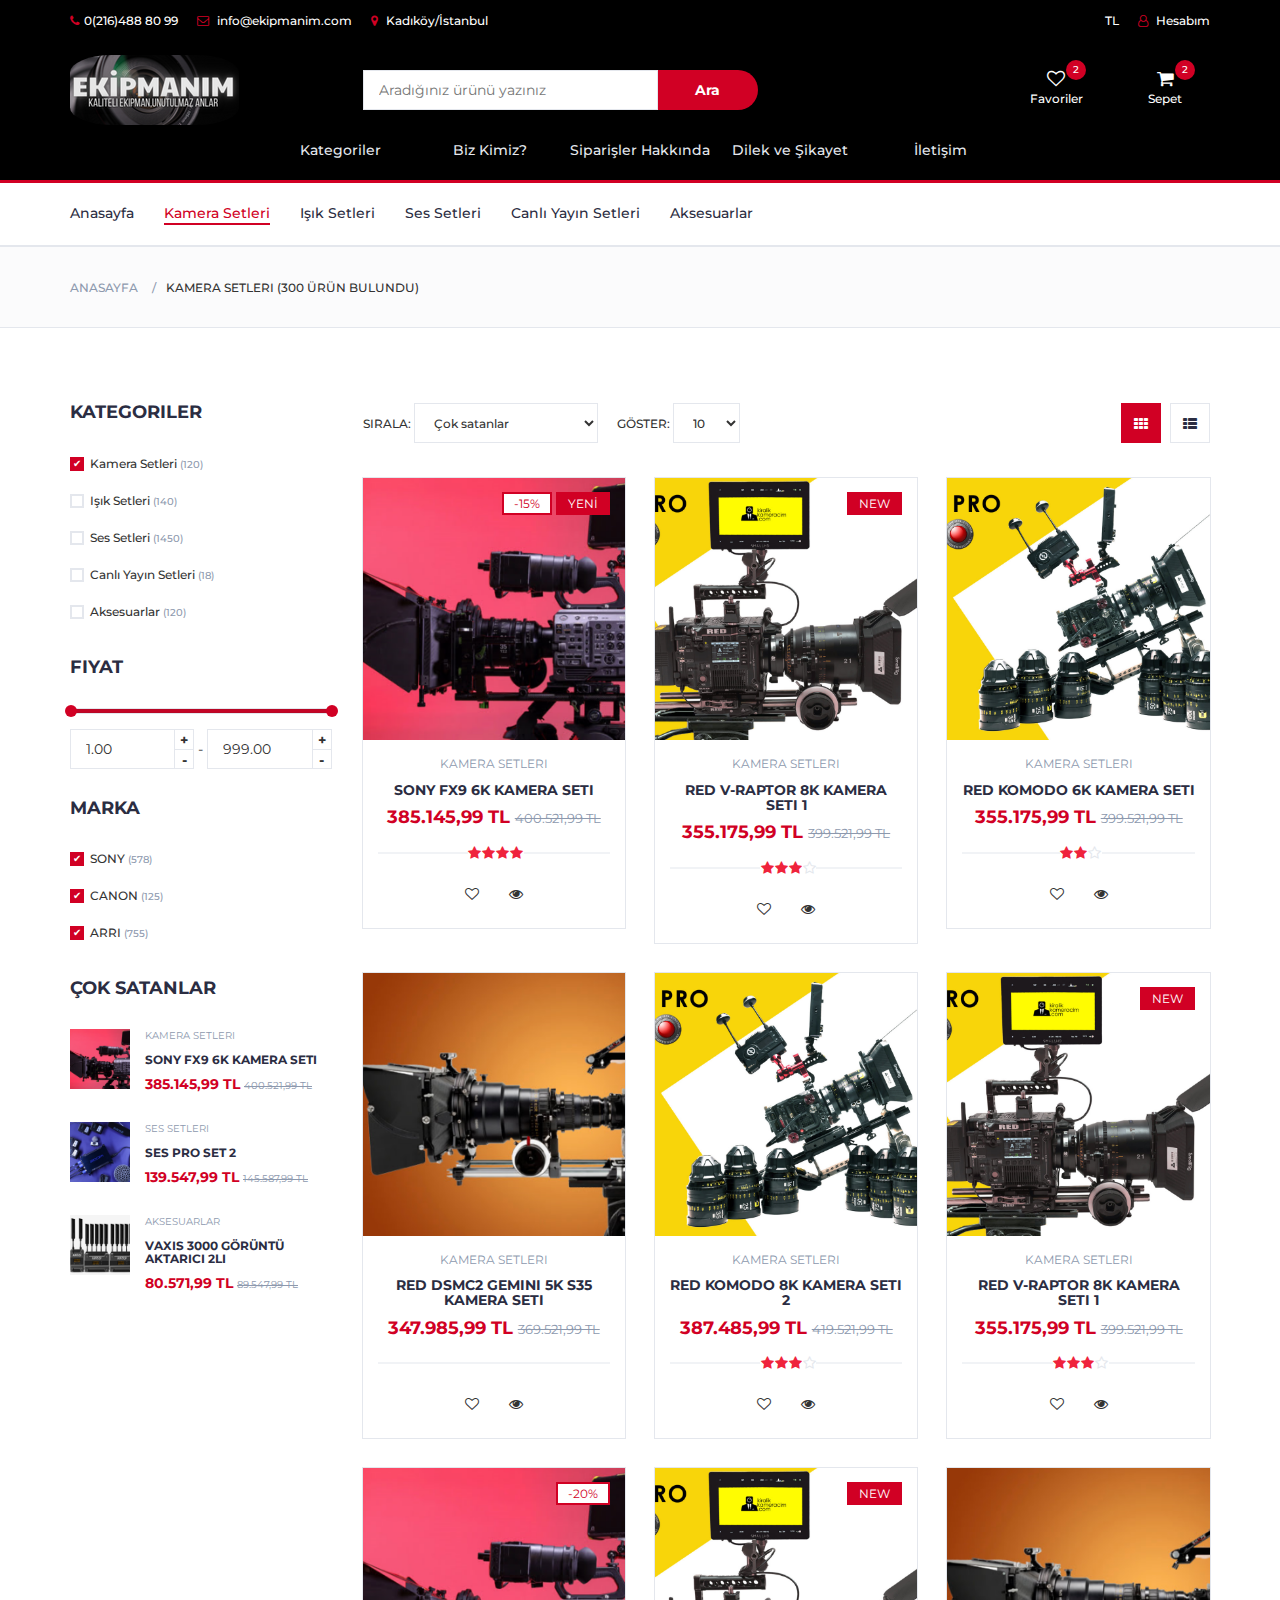
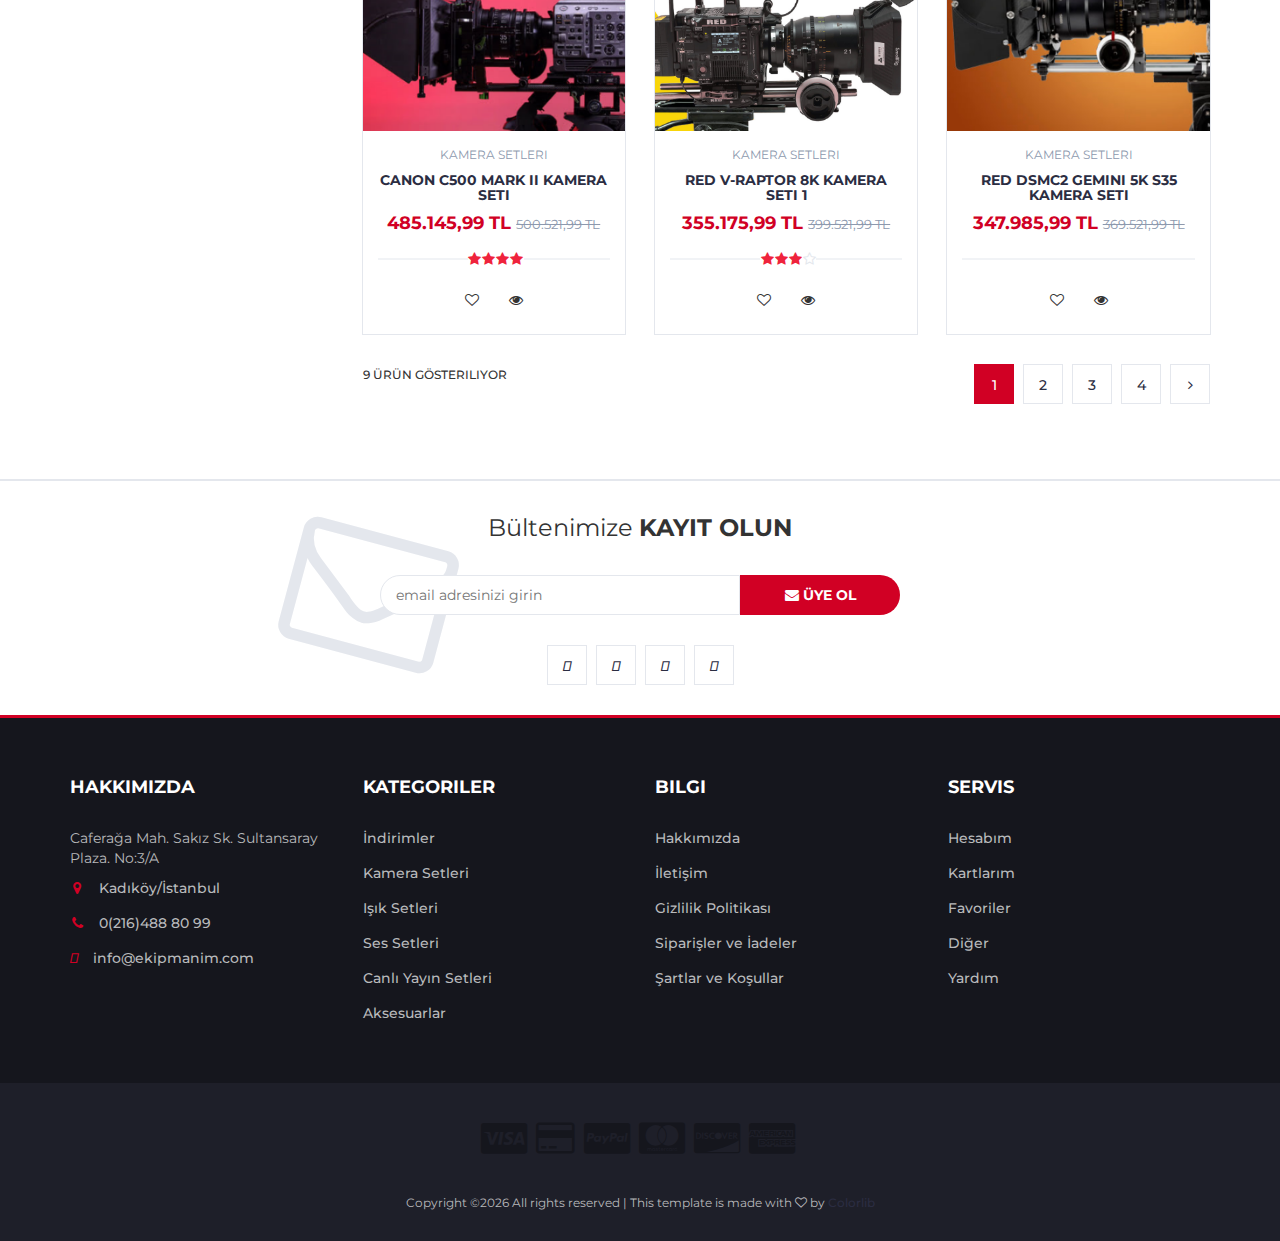
<file: SİTE/store.html>
<!DOCTYPE html>
<html lang="en">
	<head>
		<meta charset="utf-8">
		<meta http-equiv="X-UA-Compatible" content="IE=edge">
		<meta name="viewport" content="width=device-width, initial-scale=1">
		 <!-- The above 3 meta tags *must* come first in the head; any other head content must come *after* these tags -->

		<title>EKİPMANIM</title>

 		<!-- Google font -->
 		<link href="https://fonts.googleapis.com/css?family=Montserrat:400,500,700" rel="stylesheet">

 		<!-- Bootstrap -->
 		<link type="text/css" rel="stylesheet" href="css/bootstrap.min.css"/>

 		<!-- Slick -->
 		<link type="text/css" rel="stylesheet" href="css/slick.css"/>
 		<link type="text/css" rel="stylesheet" href="css/slick-theme.css"/>

 		<!-- nouislider -->
 		<link type="text/css" rel="stylesheet" href="css/nouislider.min.css"/>

 		<!-- Font Awesome Icon -->
 		<link rel="stylesheet" href="css/font-awesome.min.css">

 		<!-- Custom stlylesheet -->
 		<link type="text/css" rel="stylesheet" href="css/style.css"/>

		<!-- HTML5 shim and Respond.js for IE8 support of HTML5 elements and media queries -->
		<!-- WARNING: Respond.js doesn't work if you view the page via file:// -->
		<!--[if lt IE 9]>
		  <script src="https://oss.maxcdn.com/html5shiv/3.7.3/html5shiv.min.js"></script>
		  <script src="https://oss.maxcdn.com/respond/1.4.2/respond.min.js"></script>
		<![endif]-->

    </head>
	<body>
		<!-- HEADER -->
		<header>
			<!-- TOP HEADER -->
			<div id="top-header">
				<div class="container">
					<ul class="header-links pull-left">
						<li><a href="#"><i class="fa fa-phone"></i>0(216)488 80 99 </a></li>
						<li><a href="#"><i class="fa fa-envelope-o"></i> info@ekipmanim.com</a></li>
						<li><a href="#"><i class="fa fa-map-marker"></i> Kadıköy/İstanbul</a></li>
					</ul>
					<ul class="header-links pull-right">
						<li><a href="#"><i class="fa fa-turkish-lira-sign"></i> TL</a></li>
						<li><a href="#"><i class="fa fa-user-o"></i> Hesabım</a></li>
					</ul>
				</div>
			</div>
			<!-- /TOP HEADER -->

			<!-- MAIN HEADER -->
			<div id="header">
				<!-- container -->
				<div class="container">
					<!-- row -->
					<div class="row">
						<!-- LOGO -->
						<div class="col-md-3">
							<div class="header-logo">
								<a href="index.html" class="logo">
									<img src="./img/logo.png" alt="">
								</a>
							</div>
						</div>
						<!-- /LOGO -->

						<!-- SEARCH BAR -->
						<div class="col-md-6">
							<div class="header-search">
								<form>
									

									<input class="input" placeholder="Aradığınız ürünü yazınız">
									<button class="search-btn">Ara</button> 
								</form>
							</div>
						</div>
						<!-- /SEARCH BAR -->

						<!-- ACCOUNT -->
						<div class="col-md-3 clearfix">
							<div class="header-ctn">
								<!-- Wishlist -->
								<div>
									<a href="#">
										<i class="fa fa-heart-o"></i>
										<span>Favoriler</span>
										<div class="qty">2</div>
									</a>
								</div>
								<!-- /Wishlist -->

								<!-- Cart -->
								<div class="dropdown">
									<a class="dropdown-toggle" data-toggle="dropdown" aria-expanded="true">
										<i class="fa fa-shopping-cart"></i>
										<span>Sepet</span>
										<div class="qty">2</div>
									</a>
									<div class="cart-dropdown">
										<div class="cart-list">
											<div class="product-widget">
												<div class="product-img">
													<img src="./img/p8.png" alt="">
												</div>
												<div class="product-body">
													<h3 class="product-name"><a href="#">ARRI Hi-5 (2xMotor)</a></h3>
													<h4 class="product-price"><span class="qty">1x</span>85.145,99 TL</h4>
												</div>
												<button class="delete"><i class="fa fa-close"></i></button>
											</div>

											<div class="product-widget">
												<div class="product-img">
													<img src="./img/p5.png" alt="">
												</div>
												<div class="product-body">
													<h3 class="product-name"><a href="#">Edelkrone Follow Focus</a></h3>
													<h4 class="product-price"><span class="qty">1x</span>47.985,99 TL</h4>
												</div>
												<button class="delete"><i class="fa fa-close"></i></button>
											</div>
										</div>
										<div class="cart-summary">
											<small>2 ürün seçildi</small>
											<h5>TOPLAM TUTAR: 133.131,98 TL</h5>
										</div>
										<div class="cart-btns">
											<a href="#">Kartı Görüntüle</a>
											<a href="checkout.html">Sepete Git  <i class="fa fa-arrow-circle-right"></i></a>
										</div>
									</div>
								</div>
								<!-- /Cart -->

								<!-- Menu Toogle -->
								<div class="menu-toggle">
									<a href="#">
										<i class="fa fa-bars"></i>
										<span>Menu</span>
									</a>
								</div>
								<!-- /Menu Toogle -->
							</div>
						</div>
						<!-- /ACCOUNT -->
					</div>
					<!-- row -->
				</div>
				<!-- container -->
			</div>
			<!-- /MAIN HEADER -->
		</header>
		<!-- /HEADER -->
		<ul id="main12">
			
				
			
			<li> <a href="#">Kategoriler</a>
				<ul>
					<li> <a href="store.html"> Kamera Setleri </a></li>
					<li> <a href="store2.html"> Işık Setleri</a></li>
					<li> <a href="store3.html"> Ses Setleri</a></li>
					<li> <a href="store4.html"> Canlı Yayın Setleri</a></li>
					<li> <a href="store5.html"> Aksesuarlar</a></li>
				</ul>
				</li>

			<li> <a href="#"> Biz Kimiz?</a>
			<ul>
				<li> <a href="blank.html"> Hakkımızda </a></li>
				<li> <a href="vizyon.html"> Vizyon</a></li>
				<li> <a href="misyon.html"> Misyon</a></li>
			</ul>
			</li>
			<li> <a href="#"> Siparişler Hakkında</a>
				<ul>
					<li> <a href="siparisiade.html"> Sipariş Ve İadeler</a></li>
					<li> <a href="sartkosullar.html"> Şartlar ve Koşullar </a></li>
				</ul>
			</li>
			
				<li> <a href="oneri.html"> Dilek ve Şikayet</a></li>
				<li> <a href="iletisim.html"> İletişim</a></li>
		</ul>

		<!-- NAVIGATION -->
		<nav id="navigation">
			<!-- container -->
			<div class="container">
				<!-- responsive-nav -->
				<div id="responsive-nav">
					<!-- NAV -->
					<ul class="main-nav nav navbar-nav">
						<li ><a href="index.html">Anasayfa</a></li>
						<li class="active"><a href="#">Kamera Setleri</a></li>
						<li><a href="store2.html">Işık Setleri</a></li>
						<li><a href="store3.html">Ses Setleri</a></li>
						<li><a href="store4.html">Canlı Yayın Setleri</a></li>
						<li><a href="store5.html">Aksesuarlar</a></li>
						
					</ul>
					<!-- /NAV -->
				</div>
				<!-- /responsive-nav -->
			</div>
			<!-- /container -->
		</nav>
		<!-- /NAVIGATION -->

		<!-- BREADCRUMB -->
		<div id="breadcrumb" class="section">
			<!-- container -->
			<div class="container">
				<!-- row -->
				<div class="row">
					<div class="col-md-12">
						<ul class="breadcrumb-tree">
							<li><a href="index.html">Anasayfa</a></li>
						
							<li class="active">Kamera Setleri (300 ürün bulundu)</li>
						</ul>
					</div>
				</div>
				<!-- /row -->
			</div>
			<!-- /container -->
		</div>
		<!-- /BREADCRUMB -->

		<!-- SECTION -->
		<div class="section">
			<!-- container -->
			<div class="container">
				<!-- row -->
				<div class="row">
					<!-- ASIDE -->
					<div id="aside" class="col-md-3">
						<!-- aside Widget -->
						<div class="aside">
							<h3 class="aside-title">Kategoriler</h3>
							<div class="checkbox-filter">

								<div class="input-checkbox">
									<input type="checkbox" id="category-1" checked>
									<label for="category-1">
										<span></span>
										Kamera Setleri
										<small>(120)</small>
									</label>
								</div>

								<div class="input-checkbox">
									<input type="checkbox" id="category-2">
									<label for="category-2">
										<span></span>
										Işık Setleri
										<small>(140)</small>
									</label>
								</div>

								<div class="input-checkbox">
									<input type="checkbox" id="category-3">
									<label for="category-3">
										<span></span>
										Ses Setleri
										<small>(1450)</small>
									</label>
								</div>

								<div class="input-checkbox">
									<input type="checkbox" id="category-4">
									<label for="category-4">
										<span></span>
										Canlı Yayın Setleri
										<small>(18)</small>
									</label>
								</div>

								<div class="input-checkbox">
									<input type="checkbox" id="category-5">
									<label for="category-5">
										<span></span>
										Aksesuarlar
										<small>(120)</small>
									</label>
								</div>

								
							</div>
						</div>
						<!-- /aside Widget -->

						<!-- aside Widget -->
						<div class="aside">
							<h3 class="aside-title">Fiyat</h3>
							<div class="price-filter">
								<div id="price-slider"></div>
								<div class="input-number price-min">
								
									<input id="price-min" type="number"  >
									<span class="qty-up">+</span>
									<span class="qty-down">-</span>
								</div>
								<span>-</span>
								<div class="input-number price-max">
								
									<input id="price-max" type="number"  >
									<span class="qty-up">+</span>
									<span class="qty-down">-</span>
								</div>
							</div>
						</div>
						<!-- /aside Widget -->

						<!-- aside Widget -->
						<div class="aside">
							<h3 class="aside-title">Marka</h3>
							<div class="checkbox-filter">
								<div class="input-checkbox">
									<input type="checkbox" id="brand-1" checked>
									<label for="brand-1">
										<span></span>
										SONY
										<small>(578)</small>
									</label>
								</div>
								<div class="input-checkbox">
									<input type="checkbox" id="brand-2" checked>
									<label for="brand-2">
										<span></span>
										CANON
										<small>(125)</small>
									</label>
								</div>
								<div class="input-checkbox">
									<input type="checkbox" id="brand-3" checked>
									<label for="brand-3">
										<span></span>
										ARRI
										<small>(755)</small>
									</label>
								</div>
								
								
								
							</div>
						</div>
						<!-- /aside Widget -->

						<!-- aside Widget -->
						<div class="aside">
							<h3 class="aside-title">Çok Satanlar</h3>
							<div class="product-widget">
								<div class="product-img">
									<img src="./img/p2.png" alt="">
								</div>
								<div class="product-body">
									<p class="product-category">Kamera Setleri</p>
									<h3 class="product-name"><a href="#">Sony FX9 6K Kamera Seti</a></h3>
									<h4 class="product-price">385.145,99 TL <del class="product-old-price">400.521,99 TL</del></h4>
								</div>
							</div>

							<div class="product-widget">
								<div class="product-img">
									<img src="./img/p4.png" alt="">
								</div>
								<div class="product-body">
									<p class="product-category">Ses Setleri</p>
									<h3 class="product-name"><a href="#">Ses Pro Set 2</a></h3>
									<h4 class="product-price">139.547,99 TL <del class="product-old-price">145.587,99 TL</del></h4>
								</div>
							</div>

							<div class="product-widget">
								<div class="product-img">
									<img src="./img/p7.png" alt="">
								</div>
								<div class="product-body">
									<p class="product-category">Aksesuarlar</p>
									<h3 class="product-name"><a href="#">Vaxis 3000 Görüntü Aktarıcı 2li</a></h3>
									<h4 class="product-price">80.571,99 TL <del class="product-old-price">89.547,99 TL</del></h4>
								</div>
							</div>
						</div>
						<!-- /aside Widget -->
					</div>
					<!-- /ASIDE -->

					<!-- STORE -->
					<div id="store" class="col-md-9">
						<!-- store top filter -->
						<div class="store-filter clearfix">
							<div class="store-sort">
								<label>
									Sırala:
									<select class="input-select">
										<option value="0">Çok satanlar</option>
										<option value="1">En Çok Favorilenenler</option>
									</select>
								</label>

								<label>
									Göster:
									<select class="input-select">
										<option value="0">10</option>
										<option value="1">30</option>
									</select>
								</label>
							</div>
							<ul class="store-grid">
								<li class="active"><i class="fa fa-th"></i></li>
								<li><a href="#"><i class="fa fa-th-list"></i></a></li>
							</ul>
						</div>
						<!-- /store top filter -->

						<!-- store products -->
						<div class="row">
							<!-- product -->
							<div class="col-md-4 col-xs-6">
								<div class="product">
									<div class="product-img">
										<img src="./img/p2.png" alt="">
										<div class="product-label">
											<span class="sale">-15%</span>
											<span class="new">YENİ</span>
										</div>
									</div>
									<div class="product-body">
										<p class="product-category">Kamera Setleri</p>
										<h3 class="product-name"><a href="#">Sony FX9 6K Kamera Seti</a></h3>
										<h4 class="product-price">385.145,99 TL <del class="product-old-price">400.521,99 TL</del></h4>
										<div class="product-rating">
											<i class="fa fa-star"></i>
											<i class="fa fa-star"></i>
											<i class="fa fa-star"></i>
											<i class="fa fa-star"></i>
											
										</div>
										<div class="product-btns">
											<button class="add-to-wishlist"><i class="fa fa-heart-o"></i><span class="tooltipp">Favorilere Ekle</span></button>
											
											<button class="quick-view"><i class="fa fa-eye"></i><span class="tooltipp">İncele</span></button>
										</div>
									</div>
									<div class="add-to-cart">
										<button class="add-to-cart-btn"><i class="fa fa-shopping-cart"></i> Sepete Ekle</button>
									</div>
								</div>
							</div>
							<!-- /product -->

							<!-- product -->
							<div class="col-md-4 col-xs-6">
								<div class="product">
									<div class="product-img">
										<img src="./img/k1.png" alt="">
										<div class="product-label">
											<span class="new">NEW</span>
										</div>
									</div>
									<div class="product-body">
										<p class="product-category">Kamera Setleri</p>
										<h3 class="product-name"><a href="#">Red V-Raptor 8K Kamera Seti 1</a></h3>
										<h4 class="product-price">355.175,99 TL <del class="product-old-price">399.521,99 TL</del></h4>
										<div class="product-rating">
											<i class="fa fa-star"></i>
											<i class="fa fa-star"></i>
											<i class="fa fa-star"></i>
											
											<i class="fa fa-star-o"></i>
										</div>
										<div class="product-btns">
											<button class="add-to-wishlist"><i class="fa fa-heart-o"></i><span class="tooltipp">Favorilere Ekle</span></button>
										
											<button class="quick-view"><i class="fa fa-eye"></i><span class="tooltipp">İncele</span></button>
										</div>
									</div>
									<div class="add-to-cart">
										<button class="add-to-cart-btn"><i class="fa fa-shopping-cart"></i> Sepete Ekle</button>
									</div>
								</div>
							</div>
							<!-- /product -->

							<div class="clearfix visible-sm visible-xs"></div>

							<!-- product -->
							<div class="col-md-4 col-xs-6">
								<div class="product">
									<div class="product-img">
										<img src="./img/k2.png" alt="">
									</div>
									<div class="product-body">
										<p class="product-category">Kamera Setleri</p>
										<h3 class="product-name"><a href="#">Red Komodo 6K Kamera Seti</a></h3>
										<h4 class="product-price">355.175,99 TL <del class="product-old-price">399.521,99 TL</del></h4>
										<div class="product-rating">
											<i class="fa fa-star"></i>
											<i class="fa fa-star"></i>
											
											<i class="fa fa-star-o"></i>
										</div>
										<div class="product-btns">
											<button class="add-to-wishlist"><i class="fa fa-heart-o"></i><span class="tooltipp">Favorilere Ekle</span></button>
										
											<button class="quick-view"><i class="fa fa-eye"></i><span class="tooltipp">İncele</span></button>
										</div>
									</div>
									<div class="add-to-cart">
										<button class="add-to-cart-btn"><i class="fa fa-shopping-cart"></i> Sepete Ekle</button>
									</div>
								</div>
							</div>
							<!-- /product -->

							<div class="clearfix visible-lg visible-md"></div>

							<!-- product -->
							<div class="col-md-4 col-xs-6">
								<div class="product">
									<div class="product-img">
										<img src="./img/k3.png" alt="">
									</div>
									<div class="product-body">
										<p class="product-category">Kamera Setleri</p>
										<h3 class="product-name"><a href="#">Red DSMC2 GEMINI 5K S35 Kamera Seti</a></h3>
										<h4 class="product-price">347.985,99 TL <del class="product-old-price">369.521,99 TL</del></h4>
										<div class="product-rating">
										</div>
										<div class="product-btns">
											<button class="add-to-wishlist"><i class="fa fa-heart-o"></i><span class="tooltipp">Favorilere Ekle</span></button>
										
											<button class="quick-view"><i class="fa fa-eye"></i><span class="tooltipp">İncele</span></button>
										</div>
									</div>
									<div class="add-to-cart">
										<button class="add-to-cart-btn"><i class="fa fa-shopping-cart"></i> Sepete Ekle</button>
									</div>
								</div>
							</div>
							<!-- /product -->

							<div class="clearfix visible-sm visible-xs"></div>

							<!-- product -->
							<div class="col-md-4 col-xs-6">
								<div class="product">
									<div class="product-img">
										<img src="./img/k4.png" alt="">
									</div>
									<div class="product-body">
										<p class="product-category">Kamera Setleri</p>
										<h3 class="product-name"><a href="#">Red Komodo 8K Kamera Seti 2</a></h3>
										<h4 class="product-price">387.485,99 TL <del class="product-old-price">419.521,99 TL</del></h4>
										<div class="product-rating">
											<i class="fa fa-star"></i>
											<i class="fa fa-star"></i>
											<i class="fa fa-star"></i>
											<i class="fa fa-star-o"></i>
										</div>
										<div class="product-btns">
											<button class="add-to-wishlist"><i class="fa fa-heart-o"></i><span class="tooltipp">Favorilere Ekle</span></button>
										
											<button class="quick-view"><i class="fa fa-eye"></i><span class="tooltipp">İncele</span></button>
										</div>
									</div>
									<div class="add-to-cart">
										<button class="add-to-cart-btn"><i class="fa fa-shopping-cart"></i> Sepete Ekle</button>
									</div>
								</div>
							</div>
							<!-- /product -->

							<!-- product -->
							<div class="col-md-4 col-xs-6">
								<div class="product">
									<div class="product-img">
										<img src="./img/k1.png" alt="">
										<div class="product-label">
											<span class="new">NEW</span>
										</div>
									</div>
									<div class="product-body">
										<p class="product-category">Kamera Setleri</p>
										<h3 class="product-name"><a href="#">Red V-Raptor 8K Kamera Seti 1</a></h3>
										<h4 class="product-price">355.175,99 TL <del class="product-old-price">399.521,99 TL</del></h4>
										<div class="product-rating">
											<i class="fa fa-star"></i>
											<i class="fa fa-star"></i>
											<i class="fa fa-star"></i>
											
											<i class="fa fa-star-o"></i>
										</div>
										<div class="product-btns">
											<button class="add-to-wishlist"><i class="fa fa-heart-o"></i><span class="tooltipp">Favorilere Ekle</span></button>
										
											<button class="quick-view"><i class="fa fa-eye"></i><span class="tooltipp">İncele</span></button>
										</div>
									</div>
									<div class="add-to-cart">
										<button class="add-to-cart-btn"><i class="fa fa-shopping-cart"></i> Sepete Ekle</button>
									</div>
								</div>
							</div>
							<!-- /product -->

							<div class="clearfix visible-lg visible-md visible-sm visible-xs"></div>

							<!-- product -->
							<div class="col-md-4 col-xs-6">
								<div class="product">
									<div class="product-img">
										<img src="./img/p2.png" alt="">
										<div class="product-label">
											<span class="sale">-20%</span>
											
										</div>
									</div>
									<div class="product-body">
										<p class="product-category">Kamera Setleri</p>
										<h3 class="product-name"><a href="#">Canon C500 Mark II Kamera Seti</a></h3>
										<h4 class="product-price">485.145,99 TL <del class="product-old-price">500.521,99 TL</del></h4>
										<div class="product-rating">
											<i class="fa fa-star"></i>
											<i class="fa fa-star"></i>
											<i class="fa fa-star"></i>
											<i class="fa fa-star"></i>
											
										</div>
										<div class="product-btns">
											<button class="add-to-wishlist"><i class="fa fa-heart-o"></i><span class="tooltipp">Favorilere Ekle</span></button>
											
											<button class="quick-view"><i class="fa fa-eye"></i><span class="tooltipp">İncele</span></button>
										</div>
									</div>
									<div class="add-to-cart">
										<button class="add-to-cart-btn"><i class="fa fa-shopping-cart"></i> Sepete Ekle</button>
									</div>
								</div>
							</div>
							<!-- /product -->

							<!-- product -->
							<div class="col-md-4 col-xs-6">
								<div class="product">
									<div class="product-img">
										<img src="./img/k1.png" alt="">
										<div class="product-label">
											<span class="new">NEW</span>
										</div>
									</div>
									<div class="product-body">
										<p class="product-category">Kamera Setleri</p>
										<h3 class="product-name"><a href="#">Red V-Raptor 8K Kamera Seti 1</a></h3>
										<h4 class="product-price">355.175,99 TL <del class="product-old-price">399.521,99 TL</del></h4>
										<div class="product-rating">
											<i class="fa fa-star"></i>
											<i class="fa fa-star"></i>
											<i class="fa fa-star"></i>
											
											<i class="fa fa-star-o"></i>
										</div>
										<div class="product-btns">
											<button class="add-to-wishlist"><i class="fa fa-heart-o"></i><span class="tooltipp">Favorilere Ekle</span></button>
										
											<button class="quick-view"><i class="fa fa-eye"></i><span class="tooltipp">İncele</span></button>
										</div>
									</div>
									<div class="add-to-cart">
										<button class="add-to-cart-btn"><i class="fa fa-shopping-cart"></i> Sepete Ekle</button>
									</div>
								</div>
							</div>
							<!-- /product -->

							<div class="clearfix visible-sm visible-xs"></div>

							<!-- product -->
							<div class="col-md-4 col-xs-6">
								<div class="product">
									<div class="product-img">
										<img src="./img/k3.png" alt="">
									</div>
									<div class="product-body">
										<p class="product-category">Kamera Setleri</p>
										<h3 class="product-name"><a href="#">Red DSMC2 GEMINI 5K S35 Kamera Seti</a></h3>
										<h4 class="product-price">347.985,99 TL <del class="product-old-price">369.521,99 TL</del></h4>
										<div class="product-rating">
										</div>
										<div class="product-btns">
											<button class="add-to-wishlist"><i class="fa fa-heart-o"></i><span class="tooltipp">Favorilere Ekle</span></button>
										
											<button class="quick-view"><i class="fa fa-eye"></i><span class="tooltipp">İncele</span></button>
										</div>
									</div>
									<div class="add-to-cart">
										<button class="add-to-cart-btn"><i class="fa fa-shopping-cart"></i> Sepete Ekle</button>
									</div>
								</div>
							</div>
							<!-- /product -->
						</div>
						<!-- /store products -->

						<!-- store bottom filter -->
						<div class="store-filter clearfix">
							<span class="store-qty">9 ürün gösteriliyor</span>
							<ul class="store-pagination">
								<li class="active">1</li>
								<li><a href="#">2</a></li>
								<li><a href="#">3</a></li>
								<li><a href="#">4</a></li>
								<li><a href="#"><i class="fa fa-angle-right"></i></a></li>
							</ul>
						</div>
						<!-- /store bottom filter -->
					</div>
					<!-- /STORE -->
				</div>
				<!-- /row -->
			</div>
			<!-- /container -->
		</div>
		<!-- /SECTION -->

		<!-- NEWSLETTER -->
		<div id="newsletter" class="section" >
			<!-- container -->
			<div class="container">
				<!-- row -->
				<div class="row">
					<div class="col-md-12">
						<div class="newsletter">
							<p>Bültenimize  <strong>KAYIT OLUN</strong></p>
							<form>
								<input class="input" type="email" placeholder="email adresinizi girin">
								<button class="newsletter-btn"><i class="fa fa-envelope"></i> ÜYE OL</button>
							</form>
							<ul class="newsletter-follow">
								<li>
									<a href="#"><i class="fa-brands fa-facebook"></i></a>
								</li>
								<li>
									<a href="#"><i class="fa-brands fa-twitter"></i></a>
								</li>
								<li>
									<a href="https://www.instagram.com/buseyenr/"><i class="fa-brands fa-instagram"></i></a>
								</li>
								<li>
									<a href="#"><i class="fa-brands fa-pinterest"></i></a>
								</li>
							</ul>
						</div>
					</div>
				</div>
				<!-- /row -->
			</div>
			<!-- /container -->
		</div>
		<!-- /NEWSLETTER -->

		<!-- FOOTER -->
		<footer id="footer">
			<!-- top footer -->
			<div class="section">
				<!-- container -->
				<div class="container">
					<!-- row -->
					<div class="row">
						<div class="col-md-3 col-xs-6">
							<div class="footer">
								<h3 class="footer-title">Hakkımızda</h3>
								<p>Caferağa Mah. Sakız Sk. Sultansaray Plaza. No:3/A</p>
								<ul class="footer-links">
									<li><a href="#"><i class="fa fa-map-marker"></i>Kadıköy/İstanbul</a></li>
									<li><a href="#"><i class="fa fa-phone"></i>0(216)488 80 99  </a></li>
									<li><a href="#"><i class="fa-solid fa-envelope"></i>info@ekipmanim.com</a></li>
								</ul>
							</div>
						</div>

						<div class="col-md-3 col-xs-6">
							<div class="footer">
								<h3 class="footer-title">Kategoriler</h3>
								<ul class="footer-links">
									<li><a href="#">İndirimler</a></li>
									<li><a href="#">Kamera Setleri</a></li>
									<li><a href="#">Işık Setleri</a></li>
									<li><a href="#">Ses Setleri</a></li>
									<li><a href="#">Canlı Yayın Setleri</a></li>
									<li><a href="#">Aksesuarlar</a></li>
								</ul>
							</div>
						</div>

						<div class="clearfix visible-xs"></div>

						<div class="col-md-3 col-xs-6">
							<div class="footer">
								<h3 class="footer-title">Bilgi</h3>
								<ul class="footer-links">
									<li><a href="#">Hakkımızda</a></li>
									<li><a href="#">İletişim</a></li>
									<li><a href="#">Gizlilik Politikası</a></li>
									<li><a href="#">Siparişler ve İadeler</a></li>
									<li><a href="#">Şartlar ve Koşullar</a></li>
								</ul>
							</div>
						</div>

						<div class="col-md-3 col-xs-6">
							<div class="footer">
								<h3 class="footer-title">Servis </h3>
								<ul class="footer-links">
									<li><a href="#">Hesabım</a></li>
									<li><a href="#">Kartlarım</a></li>
									<li><a href="#">Favoriler</a></li>
									<li><a href="#">Diğer</a></li>
									<li><a href="#">Yardım</a></li>
								</ul>
							</div>
						</div>
					</div>
					<!-- /row -->
				</div>
				<!-- /container -->
			</div>
			<!-- /top footer -->
			<!-- /top footer -->

			<!-- bottom footer -->
			<div id="bottom-footer" class="section">
				<div class="container">
					<!-- row -->
					<div class="row">
						<div class="col-md-12 text-center">
							<ul class="footer-payments">
								<li><a href="#"><i class="fa fa-cc-visa"></i></a></li>
								<li><a href="#"><i class="fa fa-credit-card"></i></a></li>
								<li><a href="#"><i class="fa fa-cc-paypal"></i></a></li>
								<li><a href="#"><i class="fa fa-cc-mastercard"></i></a></li>
								<li><a href="#"><i class="fa fa-cc-discover"></i></a></li>
								<li><a href="#"><i class="fa fa-cc-amex"></i></a></li>
							</ul>
							<span class="copyright">
								<!-- Link back to Colorlib can't be removed. Template is licensed under CC BY 3.0. -->
								Copyright &copy;<script>document.write(new Date().getFullYear());</script> All rights reserved | This template is made with <i class="fa fa-heart-o" aria-hidden="true"></i> by <a href="https://colorlib.com" target="_blank">Colorlib</a>
							<!-- Link back to Colorlib can't be removed. Template is licensed under CC BY 3.0. -->
							</span>
						</div>
					</div>
						<!-- /row -->
				</div>
				<!-- /container -->
			</div>
			<!-- /bottom footer -->
		</footer>
		<!-- /FOOTER -->

		<!-- jQuery Plugins -->
		<script src="js/jquery.min.js"></script>
		<script src="js/bootstrap.min.js"></script>
		<script src="js/slick.min.js"></script>
		<script src="js/nouislider.min.js"></script>
		<script src="js/jquery.zoom.min.js"></script>
		<script src="js/main.js"></script>

	</body>
</html>
</file>
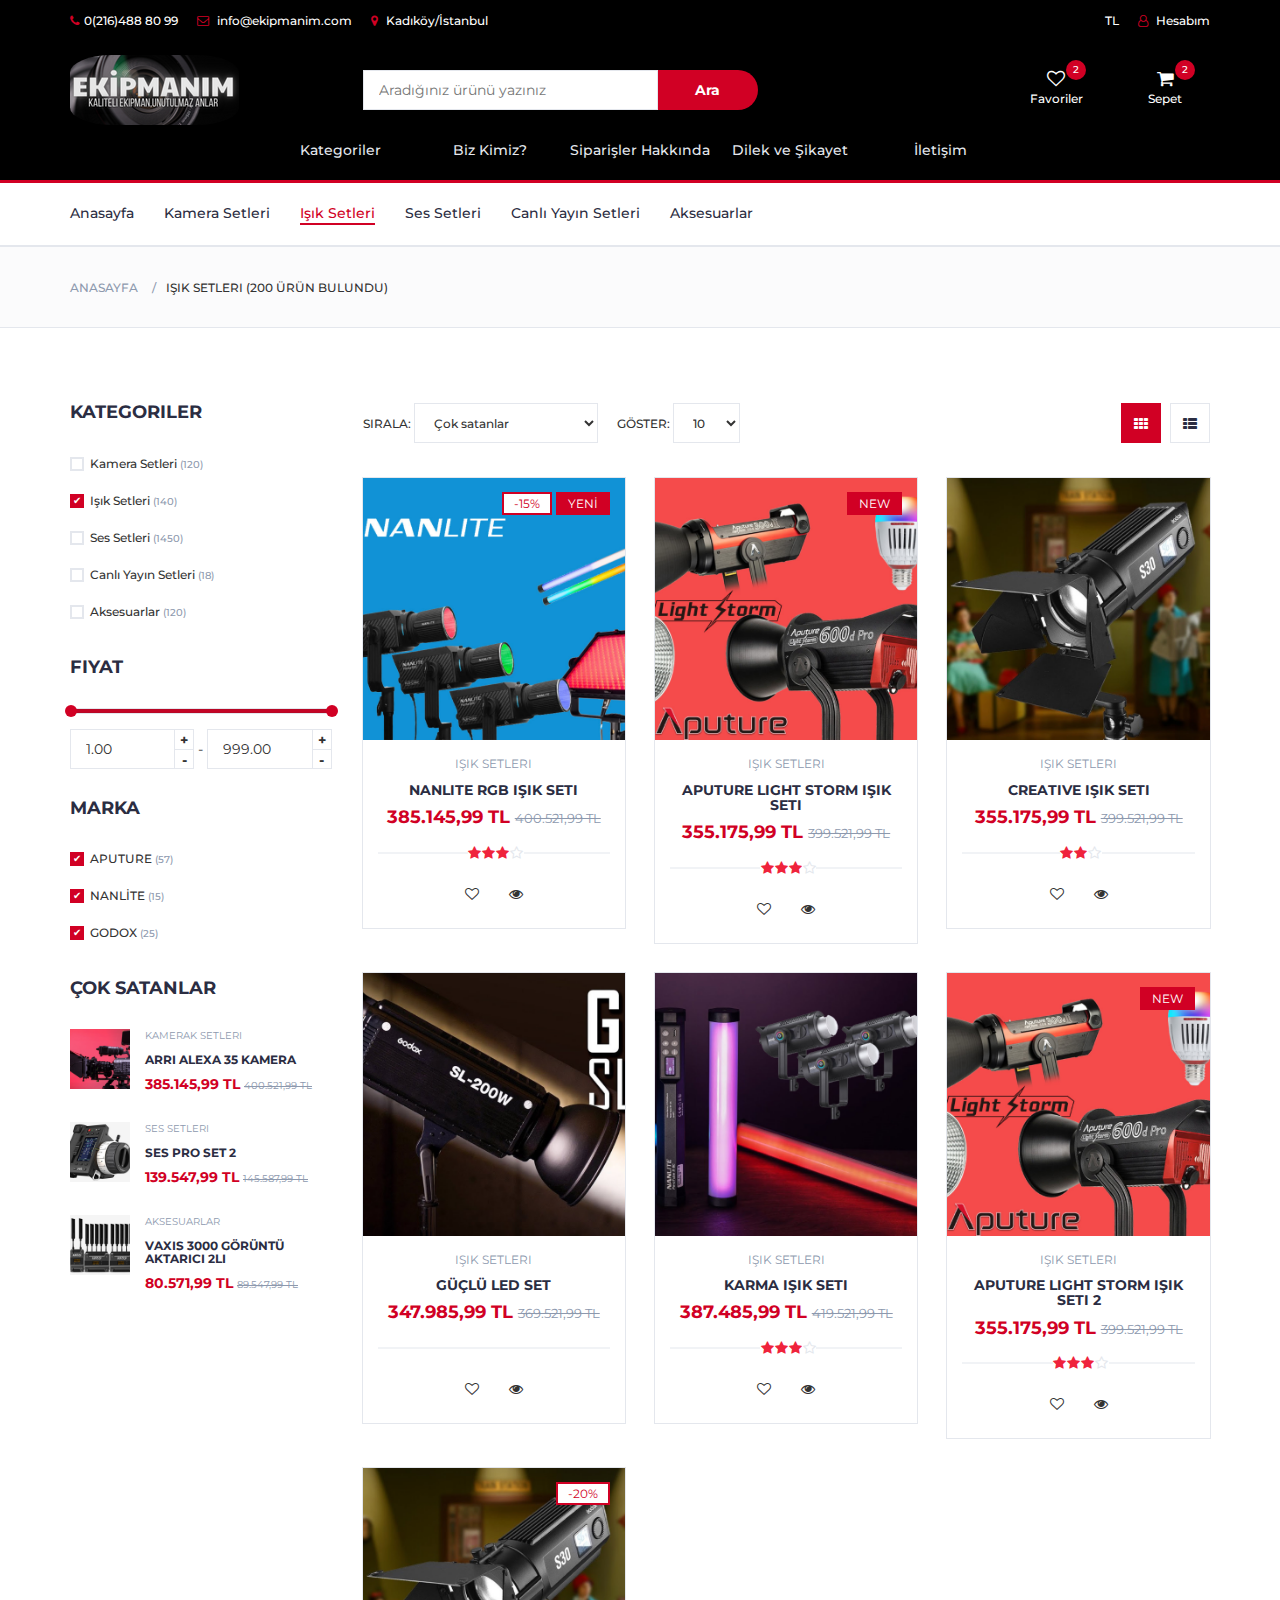
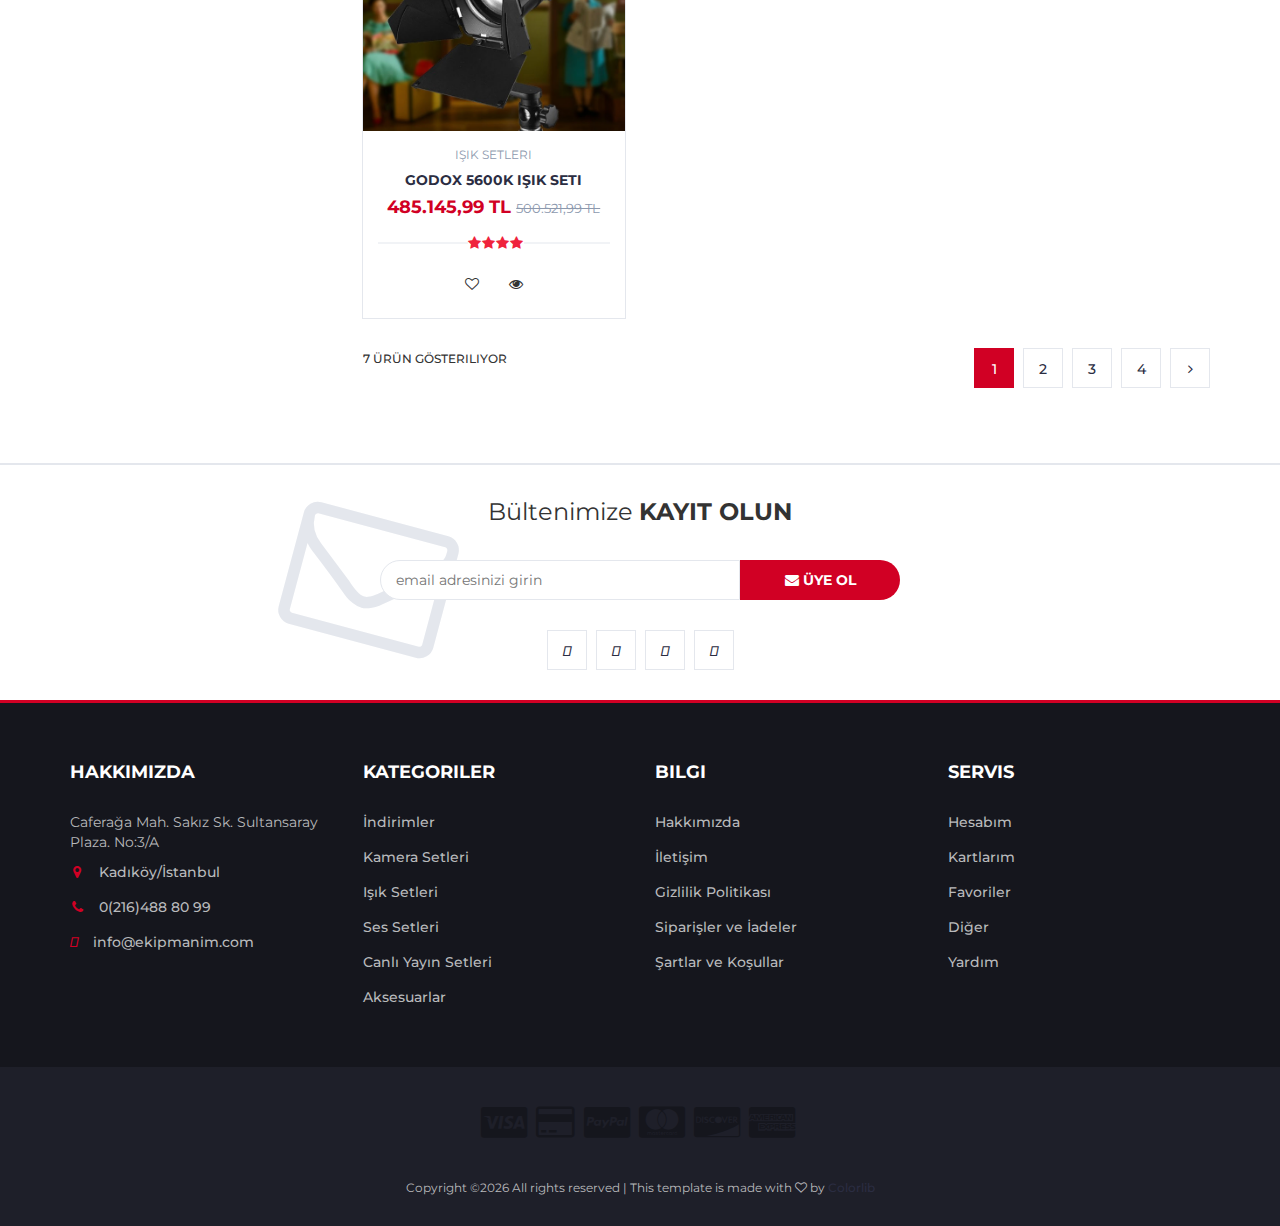
<file: SİTE/store2.html>
<!DOCTYPE html>
<html lang="en">
	<head>
		<meta charset="utf-8">
		<meta http-equiv="X-UA-Compatible" content="IE=edge">
		<meta name="viewport" content="width=device-width, initial-scale=1">
		 <!-- The above 3 meta tags *must* come first in the head; any other head content must come *after* these tags -->

		<title>EKİPMANIM</title>

 		<!-- Google font -->
 		<link href="https://fonts.googleapis.com/css?family=Montserrat:400,500,700" rel="stylesheet">

 		<!-- Bootstrap -->
 		<link type="text/css" rel="stylesheet" href="css/bootstrap.min.css"/>

 		<!-- Slick -->
 		<link type="text/css" rel="stylesheet" href="css/slick.css"/>
 		<link type="text/css" rel="stylesheet" href="css/slick-theme.css"/>

 		<!-- nouislider -->
 		<link type="text/css" rel="stylesheet" href="css/nouislider.min.css"/>

 		<!-- Font Awesome Icon -->
 		<link rel="stylesheet" href="css/font-awesome.min.css">

 		<!-- Custom stlylesheet -->
 		<link type="text/css" rel="stylesheet" href="css/style.css"/>

		<!-- HTML5 shim and Respond.js for IE8 support of HTML5 elements and media queries -->
		<!-- WARNING: Respond.js doesn't work if you view the page via file:// -->
		<!--[if lt IE 9]>
		  <script src="https://oss.maxcdn.com/html5shiv/3.7.3/html5shiv.min.js"></script>
		  <script src="https://oss.maxcdn.com/respond/1.4.2/respond.min.js"></script>
		<![endif]-->

    </head>
	<body>
		<!-- HEADER -->
		<header>
			<!-- TOP HEADER -->
			<div id="top-header">
				<div class="container">
					<ul class="header-links pull-left">
						<li><a href="#"><i class="fa fa-phone"></i>0(216)488 80 99 </a></li>
						<li><a href="#"><i class="fa fa-envelope-o"></i> info@ekipmanim.com</a></li>
						<li><a href="#"><i class="fa fa-map-marker"></i> Kadıköy/İstanbul</a></li>
					</ul>
					<ul class="header-links pull-right">
						<li><a href="#"><i class="fa fa-turkish-lira-sign"></i> TL</a></li>
						<li><a href="#"><i class="fa fa-user-o"></i> Hesabım</a></li>
					</ul>
				</div>
			</div>
			<!-- /TOP HEADER -->

			<!-- MAIN HEADER -->
			<div id="header">
				<!-- container -->
				<div class="container">
					<!-- row -->
					<div class="row">
						<!-- LOGO -->
						<div class="col-md-3">
							<div class="header-logo">
								<a href="index.html" class="logo">
									<img src="./img/logo.png" alt="">
								</a>
							</div>
						</div>
						<!-- /LOGO -->

						<!-- SEARCH BAR -->
						<div class="col-md-6">
							<div class="header-search">
								<form>
									

									<input class="input" placeholder="Aradığınız ürünü yazınız">
									<button class="search-btn">Ara</button> 
								</form>
							</div>
						</div>
						<!-- /SEARCH BAR -->

						<!-- ACCOUNT -->
						<div class="col-md-3 clearfix">
							<div class="header-ctn">
								<!-- Wishlist -->
								<div>
									<a href="#">
										<i class="fa fa-heart-o"></i>
										<span>Favoriler</span>
										<div class="qty">2</div>
									</a>
								</div>
								<!-- /Wishlist -->

								<!-- Cart -->
								<div class="dropdown">
									<a class="dropdown-toggle" data-toggle="dropdown" aria-expanded="true">
										<i class="fa fa-shopping-cart"></i>
										<span>Sepet</span>
										<div class="qty">2</div>
									</a>
									<div class="cart-dropdown">
										<div class="cart-list">
											<div class="product-widget">
												<div class="product-img">
													<img src="./img/p8.png" alt="">
												</div>
												<div class="product-body">
													<h3 class="product-name"><a href="#">ARRI Hi-5 (2xMotor)</a></h3>
													<h4 class="product-price"><span class="qty">1x</span>85.145,99 TL</h4>
												</div>
												<button class="delete"><i class="fa fa-close"></i></button>
											</div>

											<div class="product-widget">
												<div class="product-img">
													<img src="./img/p5.png" alt="">
												</div>
												<div class="product-body">
													<h3 class="product-name"><a href="#">Edelkrone Follow Focus</a></h3>
													<h4 class="product-price"><span class="qty">1x</span>47.985,99 TL</h4>
												</div>
												<button class="delete"><i class="fa fa-close"></i></button>
											</div>
										</div>
										<div class="cart-summary">
											<small>2 ürün seçildi</small>
											<h5>TOPLAM TUTAR: 133.131,98 TL</h5>
										</div>
										<div class="cart-btns">
											<a href="#">Kartı Görüntüle</a>
											<a href="checkout.html">Sepete Git  <i class="fa fa-arrow-circle-right"></i></a>
										</div>
									</div>
								</div>
								<!-- /Cart -->

								<!-- Menu Toogle -->
								<div class="menu-toggle">
									<a href="#">
										<i class="fa fa-bars"></i>
										<span>Menu</span>
									</a>
								</div>
								<!-- /Menu Toogle -->
							</div>
						</div>
						<!-- /ACCOUNT -->
					</div>
					<!-- row -->
				</div>
				<!-- container -->
			</div>
			<!-- /MAIN HEADER -->
		</header>
		<!-- /HEADER -->
		<ul id="main12">
			
				
			
			<li> <a href="#">Kategoriler</a>
				<ul>
					<li> <a href="store.html"> Kamera Setleri </a></li>
					<li> <a href="store2.html"> Işık Setleri</a></li>
					<li> <a href="store3.html"> Ses Setleri</a></li>
					<li> <a href="store4.html"> Canlı Yayın Setleri</a></li>
					<li> <a href="store5.html"> Aksesuarlar</a></li>
				</ul>
				</li>

			<li> <a href="#"> Biz Kimiz?</a>
			<ul>
				<li> <a href="blank.html"> Hakkımızda </a></li>
				<li> <a href="vizyon.html"> Vizyon</a></li>
				<li> <a href="misyon.html"> Misyon</a></li>
			</ul>
			</li>
			<li> <a href="#"> Siparişler Hakkında</a>
				<ul>
					<li> <a href="siparisiade.html"> Sipariş Ve İadeler</a></li>
					<li> <a href="sartkosullar.html"> Şartlar ve Koşullar </a></li>
				</ul>
			</li>
			
				<li> <a href="oneri.html"> Dilek ve Şikayet</a></li>
				<li> <a href="iletisim.html"> İletişim</a></li>
		</ul>

		<!-- NAVIGATION -->
		<nav id="navigation">
			<!-- container -->
			<div class="container">
				<!-- responsive-nav -->
				<div id="responsive-nav">
					<!-- NAV -->
					<ul class="main-nav nav navbar-nav">
						<li ><a href="index.html">Anasayfa</a></li>
						<li ><a href="store.html">Kamera Setleri</a></li>
						<li class="active"><a href="#">Işık Setleri</a></li>
						<li><a href="store3.html">Ses Setleri</a></li>
						<li><a href="store4.html">Canlı Yayın Setleri</a></li>
						<li><a href="store5.html">Aksesuarlar</a></li>
						
					</ul>
					<!-- /NAV -->
				</div>
				<!-- /responsive-nav -->
			</div>
			<!-- /container -->
		</nav>
		<!-- /NAVIGATION -->

		<!-- BREADCRUMB -->
		<div id="breadcrumb" class="section">
			<!-- container -->
			<div class="container">
				<!-- row -->
				<div class="row">
					<div class="col-md-12">
						<ul class="breadcrumb-tree">
							<li><a href="index.html">Anasayfa</a></li>
						
							<li class="active">Işık Setleri (200 ürün bulundu)</li>
						</ul>
					</div>
				</div>
				<!-- /row -->
			</div>
			<!-- /container -->
		</div>
		<!-- /BREADCRUMB -->

		<!-- SECTION -->
		<div class="section">
			<!-- container -->
			<div class="container">
				<!-- row -->
				<div class="row">
					<!-- ASIDE -->
					<div id="aside" class="col-md-3">
						<!-- aside Widget -->
						<div class="aside">
							<h3 class="aside-title">Kategoriler</h3>
							<div class="checkbox-filter">

								<div class="input-checkbox">
									<input type="checkbox" id="category-1" >
									<label for="category-1">
										<span></span>
										Kamera Setleri
										<small>(120)</small>
									</label>
								</div>

								<div class="input-checkbox">
									<input type="checkbox" id="category-2" checked>
									<label for="category-2">
										<span></span>
										Işık Setleri
										<small>(140)</small>
									</label>
								</div>

								<div class="input-checkbox">
									<input type="checkbox" id="category-3">
									<label for="category-3">
										<span></span>
										Ses Setleri
										<small>(1450)</small>
									</label>
								</div>

								<div class="input-checkbox">
									<input type="checkbox" id="category-4">
									<label for="category-4">
										<span></span>
										Canlı Yayın Setleri
										<small>(18)</small>
									</label>
								</div>

								<div class="input-checkbox">
									<input type="checkbox" id="category-5">
									<label for="category-5">
										<span></span>
										Aksesuarlar
										<small>(120)</small>
									</label>
								</div>

								
							</div>
						</div>
						<!-- /aside Widget -->

						<!-- aside Widget -->
						<div class="aside">
							<h3 class="aside-title">Fiyat</h3>
							<div class="price-filter">
								<div id="price-slider"></div>
								<div class="input-number price-min">
								
									<input id="price-min" type="number"  >
									<span class="qty-up">+</span>
									<span class="qty-down">-</span>
								</div>
								<span>-</span>
								<div class="input-number price-max">
								
									<input id="price-max" type="number"  >
									<span class="qty-up">+</span>
									<span class="qty-down">-</span>
								</div>
							</div>
						</div>
						<!-- /aside Widget -->

						<!-- aside Widget -->
						<div class="aside">
							<h3 class="aside-title">Marka</h3>
							<div class="checkbox-filter">
								<div class="input-checkbox">
									<input type="checkbox" id="brand-1" checked>
									<label for="brand-1">
										<span></span>
										APUTURE
										<small>(57)</small>
									</label>
								</div>
								<div class="input-checkbox">
									<input type="checkbox" id="brand-2" checked>
									<label for="brand-2">
										<span></span>
										NANLİTE
										<small>(15)</small>
									</label>
								</div>
								<div class="input-checkbox">
									<input type="checkbox" id="brand-3" checked>
									<label for="brand-3">
										<span></span>
										GODOX
										<small>(25)</small>
									</label>
								</div>
								
								
								
							</div>
						</div>
						<!-- /aside Widget -->

						<!-- aside Widget -->
						<div class="aside">
							<h3 class="aside-title">Çok Satanlar</h3>
							<div class="product-widget">
								<div class="product-img">
									<img src="./img/p2.png" alt="">
								</div>
								<div class="product-body">
									<p class="product-category">Kamerak Setleri</p>
									<h3 class="product-name"><a href="#">ARRI Alexa 35 Kamera</a></h3>
									<h4 class="product-price">385.145,99 TL <del class="product-old-price">400.521,99 TL</del></h4>
								</div>
							</div>

							<div class="product-widget">
								<div class="product-img">
									<img src="./img/p5.png" alt="">
								</div>
								<div class="product-body">
									<p class="product-category">Ses Setleri</p>
									<h3 class="product-name"><a href="#">Ses Pro Set 2</a></h3>
									<h4 class="product-price">139.547,99 TL <del class="product-old-price">145.587,99 TL</del></h4>
								</div>
							</div>

							<div class="product-widget">
								<div class="product-img">
									<img src="./img/p7.png" alt="">
								</div>
								<div class="product-body">
									<p class="product-category">Aksesuarlar</p>
									<h3 class="product-name"><a href="#">Vaxis 3000 Görüntü Aktarıcı 2li</a></h3>
									<h4 class="product-price">80.571,99 TL <del class="product-old-price">89.547,99 TL</del></h4>
								</div>
							</div>
						</div>
						<!-- /aside Widget -->
					</div>
					<!-- /ASIDE -->

					<!-- STORE -->
					<div id="store" class="col-md-9">
						<!-- store top filter -->
						<div class="store-filter clearfix">
							<div class="store-sort">
								<label>
									Sırala:
									<select class="input-select">
										<option value="0">Çok satanlar</option>
										<option value="1">En Çok Favorilenenler</option>
									</select>
								</label>

								<label>
									Göster:
									<select class="input-select">
										<option value="0">10</option>
										<option value="1">30</option>
									</select>
								</label>
							</div>
							<ul class="store-grid">
								<li class="active"><i class="fa fa-th"></i></li>
								<li><a href="#"><i class="fa fa-th-list"></i></a></li>
							</ul>
						</div>
						<!-- /store top filter -->

						<!-- store products -->
						<div class="row">
							<!-- product -->
							<div class="col-md-4 col-xs-6">
								<div class="product">
									<div class="product-img">
										<img src="./img/p3.png" alt="">
										<div class="product-label">
											<span class="sale">-15%</span>
											<span class="new">YENİ</span>
										</div>
									</div>
									<div class="product-body">
										<p class="product-category">Işık Setleri</p>
										<h3 class="product-name"><a href="#"> Nanlite RGB Işık Seti</a></h3>
										<h4 class="product-price">385.145,99 TL <del class="product-old-price">400.521,99 TL</del></h4>
										<div class="product-rating">
											<i class="fa fa-star"></i>
											<i class="fa fa-star"></i>
											<i class="fa fa-star"></i>
                                            <i class="fa fa-star-o"></i>
											
											
										</div>
										<div class="product-btns">
											<button class="add-to-wishlist"><i class="fa fa-heart-o"></i><span class="tooltipp">Favorilere Ekle</span></button>
											
											<button class="quick-view"><i class="fa fa-eye"></i><span class="tooltipp">İncele</span></button>
										</div>
									</div>
									<div class="add-to-cart">
										<button class="add-to-cart-btn"><i class="fa fa-shopping-cart"></i> Sepete Ekle</button>
									</div>
								</div>
							</div>
							<!-- /product -->

							<!-- product -->
							<div class="col-md-4 col-xs-6">
								<div class="product">
									<div class="product-img">
										<img src="./img/i1.png" alt="">
										<div class="product-label">
											<span class="new">NEW</span>
										</div>
									</div>
									<div class="product-body">
										<p class="product-category">Işık Setleri</p>
										<h3 class="product-name"><a href="#">Aputure Light Storm Işık Seti</a></h3>
										<h4 class="product-price">355.175,99 TL <del class="product-old-price">399.521,99 TL</del></h4>
										<div class="product-rating">
											<i class="fa fa-star"></i>
											<i class="fa fa-star"></i>
											<i class="fa fa-star"></i>
											
											<i class="fa fa-star-o"></i>
										</div>
										<div class="product-btns">
											<button class="add-to-wishlist"><i class="fa fa-heart-o"></i><span class="tooltipp">Favorilere Ekle</span></button>
										
											<button class="quick-view"><i class="fa fa-eye"></i><span class="tooltipp">İncele</span></button>
										</div>
									</div>
									<div class="add-to-cart">
										<button class="add-to-cart-btn"><i class="fa fa-shopping-cart"></i> Sepete Ekle</button>
									</div>
								</div>
							</div>
							<!-- /product -->

							<div class="clearfix visible-sm visible-xs"></div>

							<!-- product -->
							<div class="col-md-4 col-xs-6">
								<div class="product">
									<div class="product-img">
										<img src="./img/i2.png" alt="">
									</div>
									<div class="product-body">
										<p class="product-category">Işık Setleri</p>
										<h3 class="product-name"><a href="#">Creative Işık Seti</a></h3>
										<h4 class="product-price">355.175,99 TL <del class="product-old-price">399.521,99 TL</del></h4>
										<div class="product-rating">
											<i class="fa fa-star"></i>
											<i class="fa fa-star"></i>
											
											<i class="fa fa-star-o"></i>
										</div>
										<div class="product-btns">
											<button class="add-to-wishlist"><i class="fa fa-heart-o"></i><span class="tooltipp">Favorilere Ekle</span></button>
										
											<button class="quick-view"><i class="fa fa-eye"></i><span class="tooltipp">İncele</span></button>
										</div>
									</div>
									<div class="add-to-cart">
										<button class="add-to-cart-btn"><i class="fa fa-shopping-cart"></i> Sepete Ekle</button>
									</div>
								</div>
							</div>
							<!-- /product -->

							<div class="clearfix visible-lg visible-md"></div>

							<!-- product -->
							<div class="col-md-4 col-xs-6">
								<div class="product">
									<div class="product-img">
										<img src="./img/i3.png" alt="">
									</div>
									<div class="product-body">
										<p class="product-category">Işık Setleri</p>
										<h3 class="product-name"><a href="#">Güçlü Led Set</a></h3>
										<h4 class="product-price">347.985,99 TL <del class="product-old-price">369.521,99 TL</del></h4>
										<div class="product-rating">
										</div>
										<div class="product-btns">
											<button class="add-to-wishlist"><i class="fa fa-heart-o"></i><span class="tooltipp">Favorilere Ekle</span></button>
										
											<button class="quick-view"><i class="fa fa-eye"></i><span class="tooltipp">İncele</span></button>
										</div>
									</div>
									<div class="add-to-cart">
										<button class="add-to-cart-btn"><i class="fa fa-shopping-cart"></i> Sepete Ekle</button>
									</div>
								</div>
							</div>
							<!-- /product -->

							<div class="clearfix visible-sm visible-xs"></div>

							<!-- product -->
							<div class="col-md-4 col-xs-6">
								<div class="product">
									<div class="product-img">
										<img src="./img/i4.png" alt="">
									</div>
									<div class="product-body">
										<p class="product-category">Işık Setleri</p>
										<h3 class="product-name"><a href="#">Karma Işık Seti</a></h3>
										<h4 class="product-price">387.485,99 TL <del class="product-old-price">419.521,99 TL</del></h4>
										<div class="product-rating">
											<i class="fa fa-star"></i>
											<i class="fa fa-star"></i>
											<i class="fa fa-star"></i>
											<i class="fa fa-star-o"></i>
										</div>
										<div class="product-btns">
											<button class="add-to-wishlist"><i class="fa fa-heart-o"></i><span class="tooltipp">Favorilere Ekle</span></button>
										
											<button class="quick-view"><i class="fa fa-eye"></i><span class="tooltipp">İncele</span></button>
										</div>
									</div>
									<div class="add-to-cart">
										<button class="add-to-cart-btn"><i class="fa fa-shopping-cart"></i> Sepete Ekle</button>
									</div>
								</div>
							</div>
							<!-- /product -->

							<!-- product -->
							<div class="col-md-4 col-xs-6">
								<div class="product">
									<div class="product-img">
										<img src="./img/i1.png" alt="">
										<div class="product-label">
											<span class="new">NEW</span>
										</div>
									</div>
									<div class="product-body">
										<p class="product-category">Işık Setleri</p>
										<h3 class="product-name"><a href="#">Aputure Light Storm Işık Seti 2</a></h3>
										<h4 class="product-price">355.175,99 TL <del class="product-old-price">399.521,99 TL</del></h4>
										<div class="product-rating">
											<i class="fa fa-star"></i>
											<i class="fa fa-star"></i>
											<i class="fa fa-star"></i>
											
											<i class="fa fa-star-o"></i>
										</div>
										<div class="product-btns">
											<button class="add-to-wishlist"><i class="fa fa-heart-o"></i><span class="tooltipp">Favorilere Ekle</span></button>
										
											<button class="quick-view"><i class="fa fa-eye"></i><span class="tooltipp">İncele</span></button>
										</div>
									</div>
									<div class="add-to-cart">
										<button class="add-to-cart-btn"><i class="fa fa-shopping-cart"></i> Sepete Ekle</button>
									</div>
								</div>
							</div>
							<!-- /product -->

							<div class="clearfix visible-lg visible-md visible-sm visible-xs"></div>

							<!-- product -->
							<div class="col-md-4 col-xs-6">
								<div class="product">
									<div class="product-img">
										<img src="./img/i2.png" alt="">
										<div class="product-label">
											<span class="sale">-20%</span>
											
										</div>
									</div>
									<div class="product-body">
										<p class="product-category">Işık Setleri</p>
										<h3 class="product-name"><a href="#">Godox 5600K Işık Seti</a></h3>
										<h4 class="product-price">485.145,99 TL <del class="product-old-price">500.521,99 TL</del></h4>
										<div class="product-rating">
											<i class="fa fa-star"></i>
											<i class="fa fa-star"></i>
											<i class="fa fa-star"></i>
											<i class="fa fa-star"></i>
											
										</div>
										<div class="product-btns">
											<button class="add-to-wishlist"><i class="fa fa-heart-o"></i><span class="tooltipp">Favorilere Ekle</span></button>
											
											<button class="quick-view"><i class="fa fa-eye"></i><span class="tooltipp">İncele</span></button>
										</div>
									</div>
									<div class="add-to-cart">
										<button class="add-to-cart-btn"><i class="fa fa-shopping-cart"></i> Sepete Ekle</button>
									</div>
								</div>
							</div>
							<!-- /product -->

							<!-- product -->
							
							<!-- /product -->

							<div class="clearfix visible-sm visible-xs"></div>

							<!-- product -->
							
							<!-- /product -->
						</div>
						<!-- /store products -->

						<!-- store bottom filter -->
						<div class="store-filter clearfix">
							<span class="store-qty">7 ürün gösteriliyor</span>
							<ul class="store-pagination">
								<li class="active">1</li>
								<li><a href="#">2</a></li>
								<li><a href="#">3</a></li>
								<li><a href="#">4</a></li>
								<li><a href="#"><i class="fa fa-angle-right"></i></a></li>
							</ul>
						</div>
						<!-- /store bottom filter -->
					</div>
					<!-- /STORE -->
				</div>
				<!-- /row -->
			</div>
			<!-- /container -->
		</div>
		<!-- /SECTION -->

		<!-- NEWSLETTER -->
		<div id="newsletter" class="section" >
			<!-- container -->
			<div class="container">
				<!-- row -->
				<div class="row">
					<div class="col-md-12">
						<div class="newsletter">
							<p>Bültenimize  <strong>KAYIT OLUN</strong></p>
							<form>
								<input class="input" type="email" placeholder="email adresinizi girin">
								<button class="newsletter-btn"><i class="fa fa-envelope"></i> ÜYE OL</button>
							</form>
							<ul class="newsletter-follow">
								<li>
									<a href="#"><i class="fa-brands fa-facebook"></i></a>
								</li>
								<li>
									<a href="#"><i class="fa-brands fa-twitter"></i></a>
								</li>
								<li>
									<a href="https://www.instagram.com/buseyenr/"><i class="fa-brands fa-instagram"></i></a>
								</li>
								<li>
									<a href="#"><i class="fa-brands fa-pinterest"></i></a>
								</li>
							</ul>
						</div>
					</div>
				</div>
				<!-- /row -->
			</div>
			<!-- /container -->
		</div>
		<!-- /NEWSLETTER -->

		<!-- FOOTER -->
		<footer id="footer">
			<!-- top footer -->
			<div class="section">
				<!-- container -->
				<div class="container">
					<!-- row -->
					<div class="row">
						<div class="col-md-3 col-xs-6">
							<div class="footer">
								<h3 class="footer-title">Hakkımızda</h3>
								<p>Caferağa Mah. Sakız Sk. Sultansaray Plaza. No:3/A</p>
								<ul class="footer-links">
									<li><a href="#"><i class="fa fa-map-marker"></i>Kadıköy/İstanbul</a></li>
									<li><a href="#"><i class="fa fa-phone"></i>0(216)488 80 99  </a></li>
									<li><a href="#"><i class="fa-solid fa-envelope"></i>info@ekipmanim.com</a></li>
								</ul>
							</div>
						</div>

						<div class="col-md-3 col-xs-6">
							<div class="footer">
								<h3 class="footer-title">Kategoriler</h3>
								<ul class="footer-links">
									<li><a href="#">İndirimler</a></li>
									<li><a href="#">Kamera Setleri</a></li>
									<li><a href="#">Işık Setleri</a></li>
									<li><a href="#">Ses Setleri</a></li>
									<li><a href="#">Canlı Yayın Setleri</a></li>
									<li><a href="#">Aksesuarlar</a></li>
								</ul>
							</div>
						</div>

						<div class="clearfix visible-xs"></div>

						<div class="col-md-3 col-xs-6">
							<div class="footer">
								<h3 class="footer-title">Bilgi</h3>
								<ul class="footer-links">
									<li><a href="#">Hakkımızda</a></li>
									<li><a href="#">İletişim</a></li>
									<li><a href="#">Gizlilik Politikası</a></li>
									<li><a href="#">Siparişler ve İadeler</a></li>
									<li><a href="#">Şartlar ve Koşullar</a></li>
								</ul>
							</div>
						</div>

						<div class="col-md-3 col-xs-6">
							<div class="footer">
								<h3 class="footer-title">Servis </h3>
								<ul class="footer-links">
									<li><a href="#">Hesabım</a></li>
									<li><a href="#">Kartlarım</a></li>
									<li><a href="#">Favoriler</a></li>
									<li><a href="#">Diğer</a></li>
									<li><a href="#">Yardım</a></li>
								</ul>
							</div>
						</div>
					</div>
					<!-- /row -->
				</div>
				<!-- /container -->
			</div>
			<!-- /top footer -->
			<!-- /top footer -->

			<!-- bottom footer -->
			<div id="bottom-footer" class="section">
				<div class="container">
					<!-- row -->
					<div class="row">
						<div class="col-md-12 text-center">
							<ul class="footer-payments">
								<li><a href="#"><i class="fa fa-cc-visa"></i></a></li>
								<li><a href="#"><i class="fa fa-credit-card"></i></a></li>
								<li><a href="#"><i class="fa fa-cc-paypal"></i></a></li>
								<li><a href="#"><i class="fa fa-cc-mastercard"></i></a></li>
								<li><a href="#"><i class="fa fa-cc-discover"></i></a></li>
								<li><a href="#"><i class="fa fa-cc-amex"></i></a></li>
							</ul>
							<span class="copyright">
								<!-- Link back to Colorlib can't be removed. Template is licensed under CC BY 3.0. -->
								Copyright &copy;<script>document.write(new Date().getFullYear());</script> All rights reserved | This template is made with <i class="fa fa-heart-o" aria-hidden="true"></i> by <a href="https://colorlib.com" target="_blank">Colorlib</a>
							<!-- Link back to Colorlib can't be removed. Template is licensed under CC BY 3.0. -->
							</span>
						</div>
					</div>
						<!-- /row -->
				</div>
				<!-- /container -->
			</div>
			<!-- /bottom footer -->
		</footer>
		<!-- /FOOTER -->

		<!-- jQuery Plugins -->
		<script src="js/jquery.min.js"></script>
		<script src="js/bootstrap.min.js"></script>
		<script src="js/slick.min.js"></script>
		<script src="js/nouislider.min.js"></script>
		<script src="js/jquery.zoom.min.js"></script>
		<script src="js/main.js"></script>

	</body>
</html>
</file>
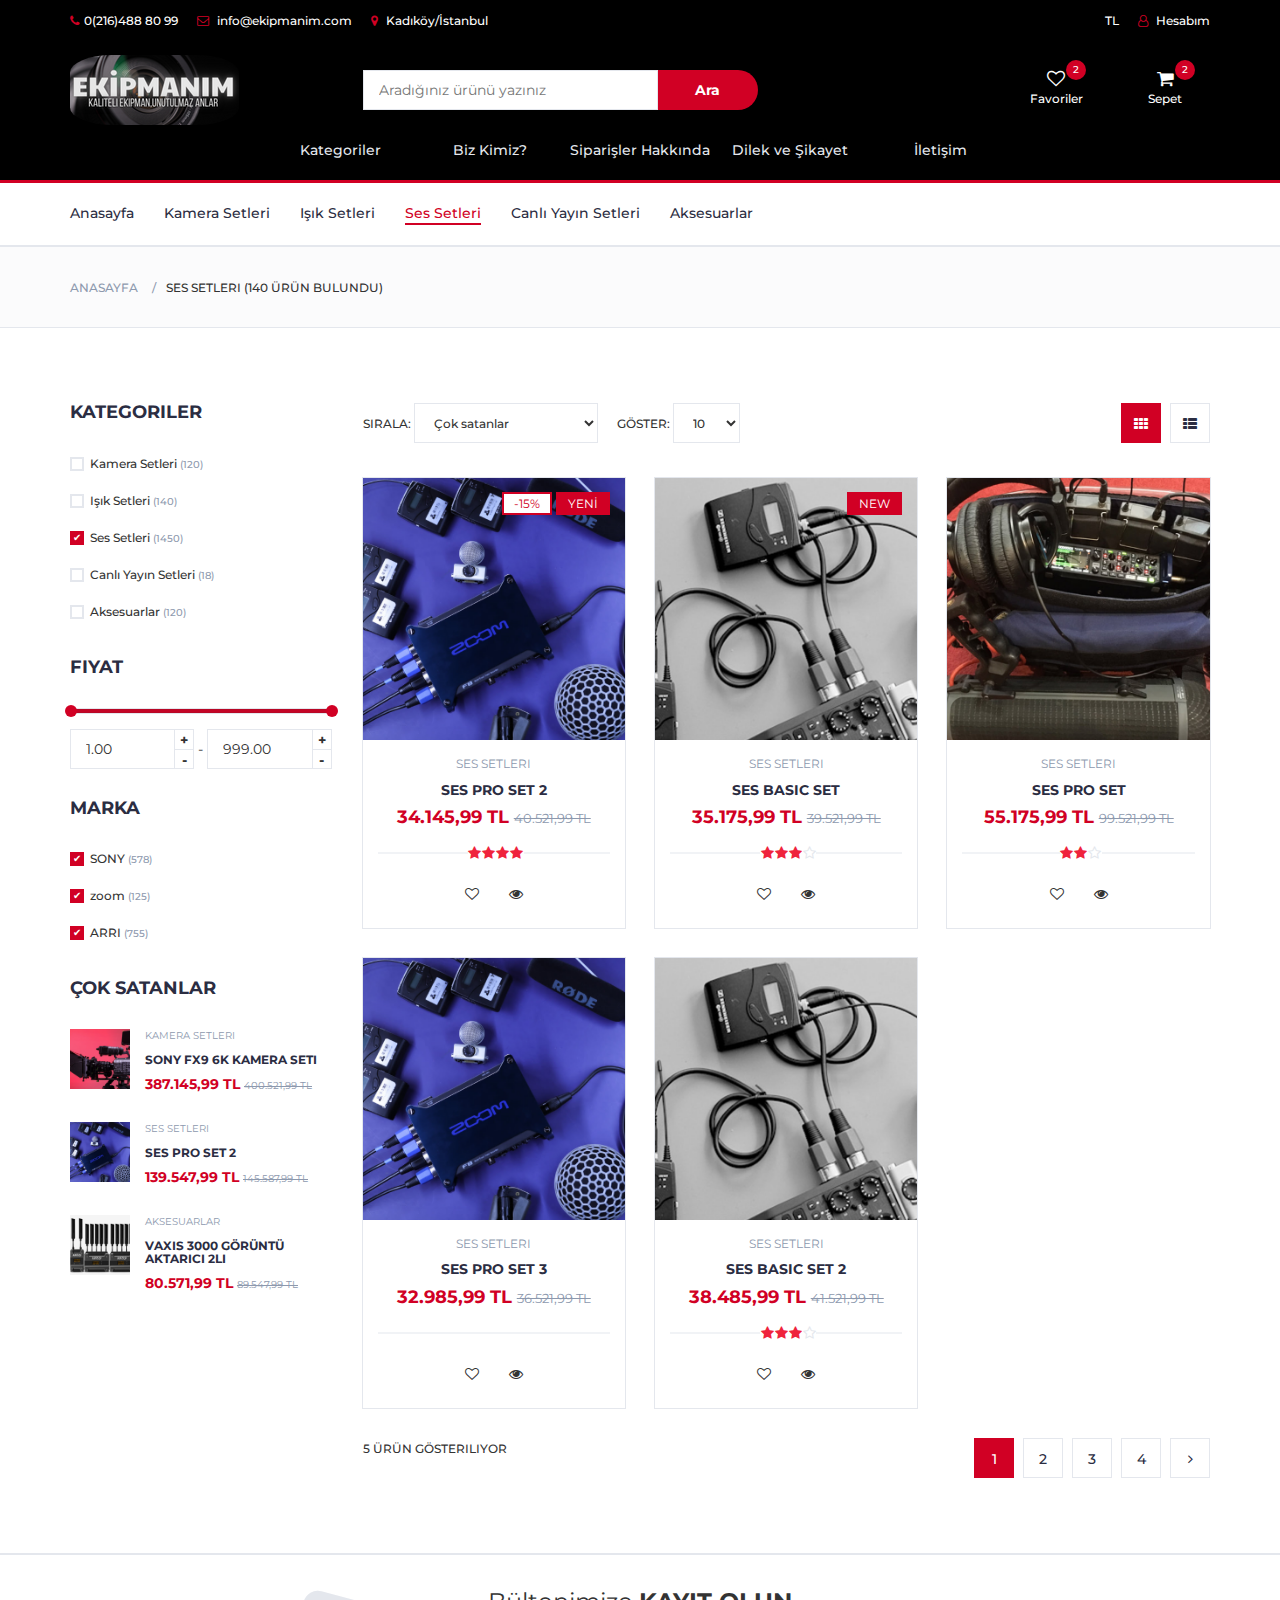
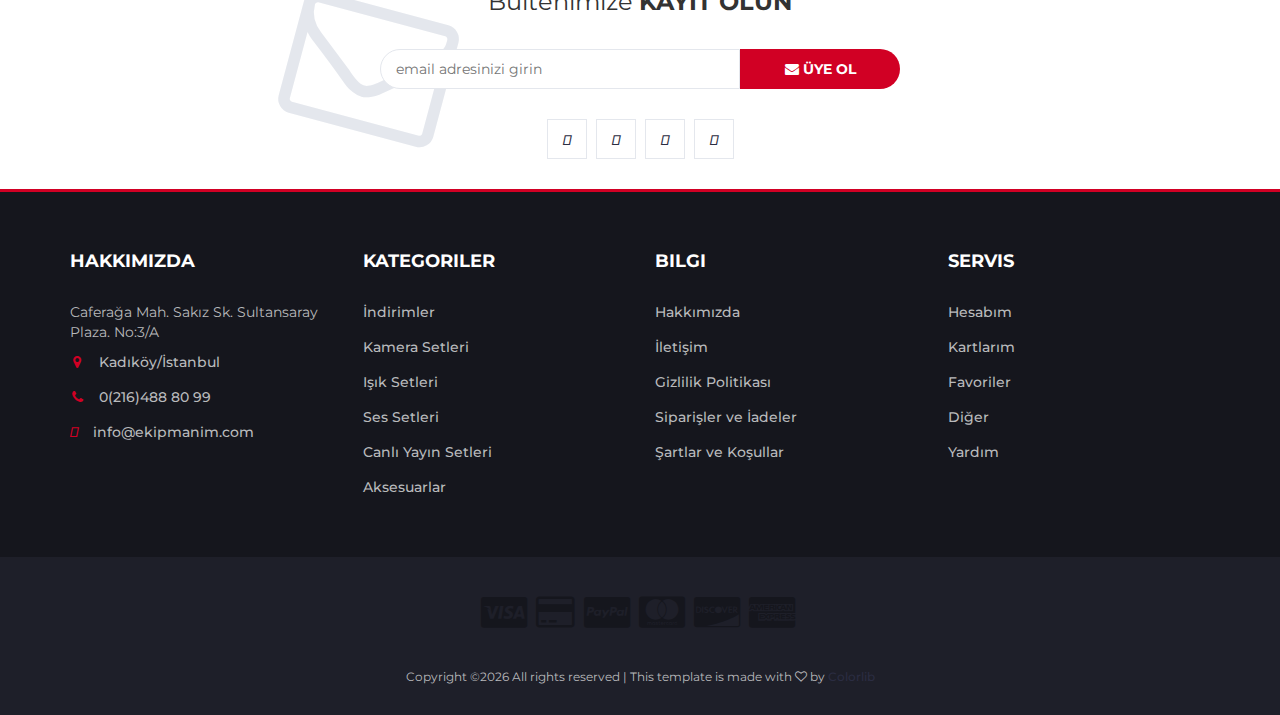
<file: SİTE/store3.html>
<!DOCTYPE html>
<html lang="en">
	<head>
		<meta charset="utf-8">
		<meta http-equiv="X-UA-Compatible" content="IE=edge">
		<meta name="viewport" content="width=device-width, initial-scale=1">
		 <!-- The above 3 meta tags *must* come first in the head; any other head content must come *after* these tags -->

		<title>EKİPMANIM</title>

 		<!-- Google font -->
 		<link href="https://fonts.googleapis.com/css?family=Montserrat:400,500,700" rel="stylesheet">

 		<!-- Bootstrap -->
 		<link type="text/css" rel="stylesheet" href="css/bootstrap.min.css"/>

 		<!-- Slick -->
 		<link type="text/css" rel="stylesheet" href="css/slick.css"/>
 		<link type="text/css" rel="stylesheet" href="css/slick-theme.css"/>

 		<!-- nouislider -->
 		<link type="text/css" rel="stylesheet" href="css/nouislider.min.css"/>

 		<!-- Font Awesome Icon -->
 		<link rel="stylesheet" href="css/font-awesome.min.css">

 		<!-- Custom stlylesheet -->
 		<link type="text/css" rel="stylesheet" href="css/style.css"/>

		<!-- HTML5 shim and Respond.js for IE8 support of HTML5 elements and media queries -->
		<!-- WARNING: Respond.js doesn't work if you view the page via file:// -->
		<!--[if lt IE 9]>
		  <script src="https://oss.maxcdn.com/html5shiv/3.7.3/html5shiv.min.js"></script>
		  <script src="https://oss.maxcdn.com/respond/1.4.2/respond.min.js"></script>
		<![endif]-->

    </head>
	<body>
		<!-- HEADER -->
		<header>
			<!-- TOP HEADER -->
			<div id="top-header">
				<div class="container">
					<ul class="header-links pull-left">
						<li><a href="#"><i class="fa fa-phone"></i>0(216)488 80 99 </a></li>
						<li><a href="#"><i class="fa fa-envelope-o"></i> info@ekipmanim.com</a></li>
						<li><a href="#"><i class="fa fa-map-marker"></i> Kadıköy/İstanbul</a></li>
					</ul>
					<ul class="header-links pull-right">
						<li><a href="#"><i class="fa fa-turkish-lira-sign"></i> TL</a></li>
						<li><a href="#"><i class="fa fa-user-o"></i> Hesabım</a></li>
					</ul>
				</div>
			</div>
			<!-- /TOP HEADER -->

			<!-- MAIN HEADER -->
			<div id="header">
				<!-- container -->
				<div class="container">
					<!-- row -->
					<div class="row">
						<!-- LOGO -->
						<div class="col-md-3">
							<div class="header-logo">
								<a href="index.html" class="logo">
									<img src="./img/logo.png" alt="">
								</a>
							</div>
						</div>
						<!-- /LOGO -->

						<!-- SEARCH BAR -->
						<div class="col-md-6">
							<div class="header-search">
								<form>
									<!-- <select class="input-select">
										<option value="0">All Categories</option>
										<option value="1">Category 01</option>
										<option value="1">Category 02</option>
									</select> -->

									<input class="input" placeholder="Aradığınız ürünü yazınız">
									<button class="search-btn">Ara</button> 
								</form>
							</div>
						</div>
						<!-- /SEARCH BAR -->

						<!-- ACCOUNT -->
						<div class="col-md-3 clearfix">
							<div class="header-ctn">
								<!-- Wishlist -->
								<div>
									<a href="#">
										<i class="fa fa-heart-o"></i>
										<span>Favoriler</span>
										<div class="qty">2</div>
									</a>
								</div>
								<!-- /Wishlist -->

								<!-- Cart -->
								<div class="dropdown">
									<a class="dropdown-toggle" data-toggle="dropdown" aria-expanded="true">
										<i class="fa fa-shopping-cart"></i>
										<span>Sepet</span>
										<div class="qty">2</div>
									</a>
									<div class="cart-dropdown">
										<div class="cart-list">
											<div class="product-widget">
												<div class="product-img">
													<img src="./img/p8.png" alt="">
												</div>
												<div class="product-body">
													<h3 class="product-name"><a href="#">ARRI Hi-5 (2xMotor)</a></h3>
													<h4 class="product-price"><span class="qty">1x</span>85.145,99 TL</h4>
												</div>
												<button class="delete"><i class="fa fa-close"></i></button>
											</div>

											<div class="product-widget">
												<div class="product-img">
													<img src="./img/p5.png" alt="">
												</div>
												<div class="product-body">
													<h3 class="product-name"><a href="#">Edelkrone Follow Focus</a></h3>
													<h4 class="product-price"><span class="qty">1x</span>47.985,99 TL</h4>
												</div>
												<button class="delete"><i class="fa fa-close"></i></button>
											</div>
										</div>
										<div class="cart-summary">
											<small>2 ürün seçildi</small>
											<h5>TOPLAM TUTAR: 133.131,98 TL</h5>
										</div>
										<div class="cart-btns">
											<a href="#">Kartı Görüntüle</a>
											<a href="checkout.html">Sepete Git  <i class="fa fa-arrow-circle-right"></i></a>
										</div>
									</div>
								</div>
								<!-- /Cart -->

								<!-- Menu Toogle -->
								<div class="menu-toggle">
									<a href="#">
										<i class="fa fa-bars"></i>
										<span>Menu</span>
									</a>
								</div>
								<!-- /Menu Toogle -->
							</div>
						</div>
						<!-- /ACCOUNT -->
					</div>
					<!-- row -->
				</div>
				<!-- container -->
			</div>
			<!-- /MAIN HEADER -->
		</header>
		<!-- /HEADER -->
		<ul id="main12">
			
				
			
			<li> <a href="#">Kategoriler</a>
				<ul>
					<li> <a href="store.html"> Kamera Setleri </a></li>
					<li> <a href="store2.html"> Işık Setleri</a></li>
					<li> <a href="store3.html"> Ses Setleri</a></li>
					<li> <a href="store4.html"> Canlı Yayın Setleri</a></li>
					<li> <a href="store5.html"> Aksesuarlar</a></li>
				</ul>
				</li>

			<li> <a href="#"> Biz Kimiz?</a>
			<ul>
				<li> <a href="blank.html"> Hakkımızda </a></li>
				<li> <a href="vizyon.html"> Vizyon</a></li>
				<li> <a href="misyon.html"> Misyon</a></li>
			</ul>
			</li>
			<li> <a href="#"> Siparişler Hakkında</a>
				<ul>
					<li> <a href="siparisiade.html"> Sipariş Ve İadeler</a></li>
					<li> <a href="sartkosullar.html"> Şartlar ve Koşullar </a></li>
				</ul>
			</li>
			
				<li> <a href="oneri.html"> Dilek ve Şikayet</a></li>
				<li> <a href="iletisim.html"> İletişim</a></li>
		</ul>

		<!-- NAVIGATION -->
		<nav id="navigation">
			<!-- container -->
			<div class="container">
				<!-- responsive-nav -->
				<div id="responsive-nav">
					<!-- NAV -->
					<ul class="main-nav nav navbar-nav">
						<li ><a href="index.html">Anasayfa</a></li>
						<li ><a href="store.html">Kamera Setleri</a></li>
						<li><a href="store2.html">Işık Setleri</a></li>
						<li class="active"><a href="#">Ses Setleri</a></li>
						<li><a href="store4.html">Canlı Yayın Setleri</a></li>
						<li><a href="store5.html">Aksesuarlar</a></li>
						
					</ul>
					<!-- /NAV -->
				</div>
				<!-- /responsive-nav -->
			</div>
			<!-- /container -->
		</nav>
		<!-- /NAVIGATION -->

		<!-- BREADCRUMB -->
		<div id="breadcrumb" class="section">
			<!-- container -->
			<div class="container">
				<!-- row -->
				<div class="row">
					<div class="col-md-12">
						<ul class="breadcrumb-tree">
							<li><a href="index.html">Anasayfa</a></li>
						
							<li class="active">Ses Setleri (140 ürün bulundu)</li>
						</ul>
					</div>
				</div>
				<!-- /row -->
			</div>
			<!-- /container -->
		</div>
		<!-- /BREADCRUMB -->

		<!-- SECTION -->
		<div class="section">
			<!-- container -->
			<div class="container">
				<!-- row -->
				<div class="row">
					<!-- ASIDE -->
					<div id="aside" class="col-md-3">
						<!-- aside Widget -->
						<div class="aside">
							<h3 class="aside-title">Kategoriler</h3>
							<div class="checkbox-filter">

								<div class="input-checkbox">
									<input type="checkbox" id="category-1" >
									<label for="category-1">
										<span></span>
										Kamera Setleri
										<small>(120)</small>
									</label>
								</div>

								<div class="input-checkbox">
									<input type="checkbox" id="category-2">
									<label for="category-2">
										<span></span>
										Işık Setleri
										<small>(140)</small>
									</label>
								</div>

								<div class="input-checkbox">
									<input type="checkbox" id="category-3" checked>
									<label for="category-3">
										<span></span>
										Ses Setleri
										<small>(1450)</small>
									</label>
								</div>

								<div class="input-checkbox">
									<input type="checkbox" id="category-4">
									<label for="category-4">
										<span></span>
										Canlı Yayın Setleri
										<small>(18)</small>
									</label>
								</div>

								<div class="input-checkbox">
									<input type="checkbox" id="category-5">
									<label for="category-5">
										<span></span>
										Aksesuarlar
										<small>(120)</small>
									</label>
								</div>

								
							</div>
						</div>
						<!-- /aside Widget -->

						<!-- aside Widget -->
						<div class="aside">
							<h3 class="aside-title">Fiyat</h3>
							<div class="price-filter">
								<div id="price-slider"></div>
								<div class="input-number price-min">
								
									<input id="price-min" type="number"  >
									<span class="qty-up">+</span>
									<span class="qty-down">-</span>
								</div>
								<span>-</span>
								<div class="input-number price-max">
								
									<input id="price-max" type="number"  >
									<span class="qty-up">+</span>
									<span class="qty-down">-</span>
								</div>
							</div>
						</div>
						<!-- /aside Widget -->

						<!-- aside Widget -->
						<div class="aside">
							<h3 class="aside-title">Marka</h3>
							<div class="checkbox-filter">
								<div class="input-checkbox">
									<input type="checkbox" id="brand-1" checked>
									<label for="brand-1">
										<span></span>
										SONY
										<small>(578)</small>
									</label>
								</div>
								<div class="input-checkbox">
									<input type="checkbox" id="brand-2" checked>
									<label for="brand-2">
										<span></span>
										zoom
										<small>(125)</small>
									</label>
								</div>
								<div class="input-checkbox">
									<input type="checkbox" id="brand-3" checked>
									<label for="brand-3">
										<span></span>
										ARRI
										<small>(755)</small>
									</label>
								</div>
								
								
								
							</div>
						</div>
						<!-- /aside Widget -->

						<!-- aside Widget -->
						<div class="aside">
							<h3 class="aside-title">Çok Satanlar</h3>
							<div class="product-widget">
								<div class="product-img">
									<img src="./img/p2.png" alt="">
								</div>
								<div class="product-body">
									<p class="product-category">Kamera Setleri</p>
									<h3 class="product-name"><a href="#">Sony FX9 6K Kamera Seti</a></h3>
									<h4 class="product-price">387.145,99 TL <del class="product-old-price">400.521,99 TL</del></h4>
								</div>
							</div>

							<div class="product-widget">
								<div class="product-img">
									<img src="./img/p4.png" alt="">
								</div>
								<div class="product-body">
									<p class="product-category">Ses Setleri</p>
									<h3 class="product-name"><a href="#">Ses Pro Set 2</a></h3>
									<h4 class="product-price">139.547,99 TL <del class="product-old-price">145.587,99 TL</del></h4>
								</div>
							</div>

							<div class="product-widget">
								<div class="product-img">
									<img src="./img/p7.png" alt="">
								</div>
								<div class="product-body">
									<p class="product-category">Aksesuarlar</p>
									<h3 class="product-name"><a href="#">Vaxis 3000 Görüntü Aktarıcı 2li</a></h3>
									<h4 class="product-price">80.571,99 TL <del class="product-old-price">89.547,99 TL</del></h4>
								</div>
							</div>
						</div>
						<!-- /aside Widget -->
					</div>
					<!-- /ASIDE -->

					<!-- STORE -->
					<div id="store" class="col-md-9">
						<!-- store top filter -->
						<div class="store-filter clearfix">
							<div class="store-sort">
								<label>
									Sırala:
									<select class="input-select">
										<option value="0">Çok satanlar</option>
										<option value="1">En Çok Favorilenenler</option>
									</select>
								</label>

								<label>
									Göster:
									<select class="input-select">
										<option value="0">10</option>
										<option value="1">30</option>
									</select>
								</label>
							</div>
							<ul class="store-grid">
								<li class="active"><i class="fa fa-th"></i></li>
								<li><a href="#"><i class="fa fa-th-list"></i></a></li>
							</ul>
						</div>
						<!-- /store top filter -->

						<!-- store products -->
						<div class="row">
							<!-- product -->
							<div class="col-md-4 col-xs-6">
								<div class="product">
									<div class="product-img">
										<img src="./img/p4.png" alt="">
										<div class="product-label">
											<span class="sale">-15%</span>
											<span class="new">YENİ</span>
										</div>
									</div>
									<div class="product-body">
										<p class="product-category">Ses Setleri</p>
										<h3 class="product-name"><a href="#"> Ses Pro Set 2</a></h3>
										<h4 class="product-price">34.145,99 TL <del class="product-old-price">40.521,99 TL</del></h4>
										<div class="product-rating">
											<i class="fa fa-star"></i>
											<i class="fa fa-star"></i>
											<i class="fa fa-star"></i>
											<i class="fa fa-star"></i>
											
										</div>
										<div class="product-btns">
											<button class="add-to-wishlist"><i class="fa fa-heart-o"></i><span class="tooltipp">Favorilere Ekle</span></button>
											
											<button class="quick-view"><i class="fa fa-eye"></i><span class="tooltipp">İncele</span></button>
										</div>
									</div>
									<div class="add-to-cart">
										<button class="add-to-cart-btn"><i class="fa fa-shopping-cart"></i> Sepete Ekle</button>
									</div>
								</div>
							</div>
							<!-- /product -->

							<!-- product -->
							<div class="col-md-4 col-xs-6">
								<div class="product">
									<div class="product-img">
										<img src="./img/s1.png" alt="">
										<div class="product-label">
											<span class="new">NEW</span>
										</div>
									</div>
									<div class="product-body">
										<p class="product-category">Ses Setleri</p>
										<h3 class="product-name"><a href="#">Ses Basic Set</a></h3>
										<h4 class="product-price">35.175,99 TL <del class="product-old-price">39.521,99 TL</del></h4>
										<div class="product-rating">
											<i class="fa fa-star"></i>
											<i class="fa fa-star"></i>
											<i class="fa fa-star"></i>
											
											<i class="fa fa-star-o"></i>
										</div>
										<div class="product-btns">
											<button class="add-to-wishlist"><i class="fa fa-heart-o"></i><span class="tooltipp">Favorilere Ekle</span></button>
										
											<button class="quick-view"><i class="fa fa-eye"></i><span class="tooltipp">İncele</span></button>
										</div>
									</div>
									<div class="add-to-cart">
										<button class="add-to-cart-btn"><i class="fa fa-shopping-cart"></i> Sepete Ekle</button>
									</div>
								</div>
							</div>
							<!-- /product -->

							<div class="clearfix visible-sm visible-xs"></div>

							<!-- product -->
							<div class="col-md-4 col-xs-6">
								<div class="product">
									<div class="product-img">
										<img src="./img/s2.png" alt="">
									</div>
									<div class="product-body">
										<p class="product-category">Ses Setleri</p>
										<h3 class="product-name"><a href="#">Ses Pro Set</a></h3>
										<h4 class="product-price">55.175,99 TL <del class="product-old-price">99.521,99 TL</del></h4>
										<div class="product-rating">
											<i class="fa fa-star"></i>
											<i class="fa fa-star"></i>
											
											<i class="fa fa-star-o"></i>
										</div>
										<div class="product-btns">
											<button class="add-to-wishlist"><i class="fa fa-heart-o"></i><span class="tooltipp">Favorilere Ekle</span></button>
										
											<button class="quick-view"><i class="fa fa-eye"></i><span class="tooltipp">İncele</span></button>
										</div>
									</div>
									<div class="add-to-cart">
										<button class="add-to-cart-btn"><i class="fa fa-shopping-cart"></i> Sepete Ekle</button>
									</div>
								</div>
							</div>
							<!-- /product -->

							<div class="clearfix visible-lg visible-md"></div>

							<!-- product -->
							<div class="col-md-4 col-xs-6">
								<div class="product">
									<div class="product-img">
										<img src="./img/p4.png" alt="">
									</div>
									<div class="product-body">
										<p class="product-category">Ses Setleri</p>
										<h3 class="product-name"><a href="#"> Ses Pro Set 3</a></h3>
										<h4 class="product-price">32.985,99 TL <del class="product-old-price">36.521,99 TL</del></h4>
										<div class="product-rating">
										</div>
										<div class="product-btns">
											<button class="add-to-wishlist"><i class="fa fa-heart-o"></i><span class="tooltipp">Favorilere Ekle</span></button>
										
											<button class="quick-view"><i class="fa fa-eye"></i><span class="tooltipp">İncele</span></button>
										</div>
									</div>
									<div class="add-to-cart">
										<button class="add-to-cart-btn"><i class="fa fa-shopping-cart"></i> Sepete Ekle</button>
									</div>
								</div>
							</div>
							<!-- /product -->

							<div class="clearfix visible-sm visible-xs"></div>

							<!-- product -->
							<div class="col-md-4 col-xs-6">
								<div class="product">
									<div class="product-img">
										<img src="./img/s1.png" alt="">
									</div>
									<div class="product-body">
										<p class="product-category">Ses Setleri</p>
										<h3 class="product-name"><a href="#">Ses Basic Set 2</a></h3>
										<h4 class="product-price">38.485,99 TL <del class="product-old-price">41.521,99 TL</del></h4>
										<div class="product-rating">
											<i class="fa fa-star"></i>
											<i class="fa fa-star"></i>
											<i class="fa fa-star"></i>
											<i class="fa fa-star-o"></i>
										</div>
										<div class="product-btns">
											<button class="add-to-wishlist"><i class="fa fa-heart-o"></i><span class="tooltipp">Favorilere Ekle</span></button>
										
											<button class="quick-view"><i class="fa fa-eye"></i><span class="tooltipp">İncele</span></button>
										</div>
									</div>
									<div class="add-to-cart">
										<button class="add-to-cart-btn"><i class="fa fa-shopping-cart"></i> Sepete Ekle</button>
									</div>
								</div>
							</div>
							<!-- /product -->

							<!-- product -->
							
							<!-- /product -->

							<div class="clearfix visible-lg visible-md visible-sm visible-xs"></div>

							<!-- product -->
							
							<!-- /product -->

							<!-- product -->
							
							<!-- /product -->

							<div class="clearfix visible-sm visible-xs"></div>

							<!-- product -->
							
							<!-- /product -->
						</div>
						<!-- /store products -->

						<!-- store bottom filter -->
						<div class="store-filter clearfix">
							<span class="store-qty">5 ürün gösteriliyor</span>
							<ul class="store-pagination">
								<li class="active">1</li>
								<li><a href="#">2</a></li>
								<li><a href="#">3</a></li>
								<li><a href="#">4</a></li>
								<li><a href="#"><i class="fa fa-angle-right"></i></a></li>
							</ul>
						</div>
						<!-- /store bottom filter -->
					</div>
					<!-- /STORE -->
				</div>
				<!-- /row -->
			</div>
			<!-- /container -->
		</div>
		<!-- /SECTION -->

		<!-- NEWSLETTER -->
		<div id="newsletter" class="section" >
			<!-- container -->
			<div class="container">
				<!-- row -->
				<div class="row">
					<div class="col-md-12">
						<div class="newsletter">
							<p>Bültenimize  <strong>KAYIT OLUN</strong></p>
							<form>
								<input class="input" type="email" placeholder="email adresinizi girin">
								<button class="newsletter-btn"><i class="fa fa-envelope"></i> ÜYE OL</button>
							</form>
							<ul class="newsletter-follow">
								<li>
									<a href="#"><i class="fa-brands fa-facebook"></i></a>
								</li>
								<li>
									<a href="#"><i class="fa-brands fa-twitter"></i></a>
								</li>
								<li>
									<a href="https://www.instagram.com/buseyenr/"><i class="fa-brands fa-instagram"></i></a>
								</li>
								<li>
									<a href="#"><i class="fa-brands fa-pinterest"></i></a>
								</li>
							</ul>
						</div>
					</div>
				</div>
				<!-- /row -->
			</div>
			<!-- /container -->
		</div>
		<!-- /NEWSLETTER -->

		<!-- FOOTER -->
		<footer id="footer">
			<!-- top footer -->
			<div class="section">
				<!-- container -->
				<div class="container">
					<!-- row -->
					<div class="row">
						<div class="col-md-3 col-xs-6">
							<div class="footer">
								<h3 class="footer-title">Hakkımızda</h3>
								<p>Caferağa Mah. Sakız Sk. Sultansaray Plaza. No:3/A</p>
								<ul class="footer-links">
									<li><a href="#"><i class="fa fa-map-marker"></i>Kadıköy/İstanbul</a></li>
									<li><a href="#"><i class="fa fa-phone"></i>0(216)488 80 99  </a></li>
									<li><a href="#"><i class="fa-solid fa-envelope"></i>info@ekipmanim.com</a></li>
								</ul>
							</div>
						</div>

						<div class="col-md-3 col-xs-6">
							<div class="footer">
								<h3 class="footer-title">Kategoriler</h3>
								<ul class="footer-links">
									<li><a href="#">İndirimler</a></li>
									<li><a href="#">Kamera Setleri</a></li>
									<li><a href="#">Işık Setleri</a></li>
									<li><a href="#">Ses Setleri</a></li>
									<li><a href="#">Canlı Yayın Setleri</a></li>
									<li><a href="#">Aksesuarlar</a></li>
								</ul>
							</div>
						</div>

						<div class="clearfix visible-xs"></div>

						<div class="col-md-3 col-xs-6">
							<div class="footer">
								<h3 class="footer-title">Bilgi</h3>
								<ul class="footer-links">
									<li><a href="#">Hakkımızda</a></li>
									<li><a href="#">İletişim</a></li>
									<li><a href="#">Gizlilik Politikası</a></li>
									<li><a href="#">Siparişler ve İadeler</a></li>
									<li><a href="#">Şartlar ve Koşullar</a></li>
								</ul>
							</div>
						</div>

						<div class="col-md-3 col-xs-6">
							<div class="footer">
								<h3 class="footer-title">Servis </h3>
								<ul class="footer-links">
									<li><a href="#">Hesabım</a></li>
									<li><a href="#">Kartlarım</a></li>
									<li><a href="#">Favoriler</a></li>
									<li><a href="#">Diğer</a></li>
									<li><a href="#">Yardım</a></li>
								</ul>
							</div>
						</div>
					</div>
					<!-- /row -->
				</div>
				<!-- /container -->
			</div>
			<!-- /top footer -->
			<!-- /top footer -->

			<!-- bottom footer -->
			<div id="bottom-footer" class="section">
				<div class="container">
					<!-- row -->
					<div class="row">
						<div class="col-md-12 text-center">
							<ul class="footer-payments">
								<li><a href="#"><i class="fa fa-cc-visa"></i></a></li>
								<li><a href="#"><i class="fa fa-credit-card"></i></a></li>
								<li><a href="#"><i class="fa fa-cc-paypal"></i></a></li>
								<li><a href="#"><i class="fa fa-cc-mastercard"></i></a></li>
								<li><a href="#"><i class="fa fa-cc-discover"></i></a></li>
								<li><a href="#"><i class="fa fa-cc-amex"></i></a></li>
							</ul>
							<span class="copyright">
								<!-- Link back to Colorlib can't be removed. Template is licensed under CC BY 3.0. -->
								Copyright &copy;<script>document.write(new Date().getFullYear());</script> All rights reserved | This template is made with <i class="fa fa-heart-o" aria-hidden="true"></i> by <a href="https://colorlib.com" target="_blank">Colorlib</a>
							<!-- Link back to Colorlib can't be removed. Template is licensed under CC BY 3.0. -->
							</span>
						</div>
					</div>
						<!-- /row -->
				</div>
				<!-- /container -->
			</div>
			<!-- /bottom footer -->
		</footer>
		<!-- /FOOTER -->

		<!-- jQuery Plugins -->
		<script src="js/jquery.min.js"></script>
		<script src="js/bootstrap.min.js"></script>
		<script src="js/slick.min.js"></script>
		<script src="js/nouislider.min.js"></script>
		<script src="js/jquery.zoom.min.js"></script>
		<script src="js/main.js"></script>

	</body>
</html>
</file>
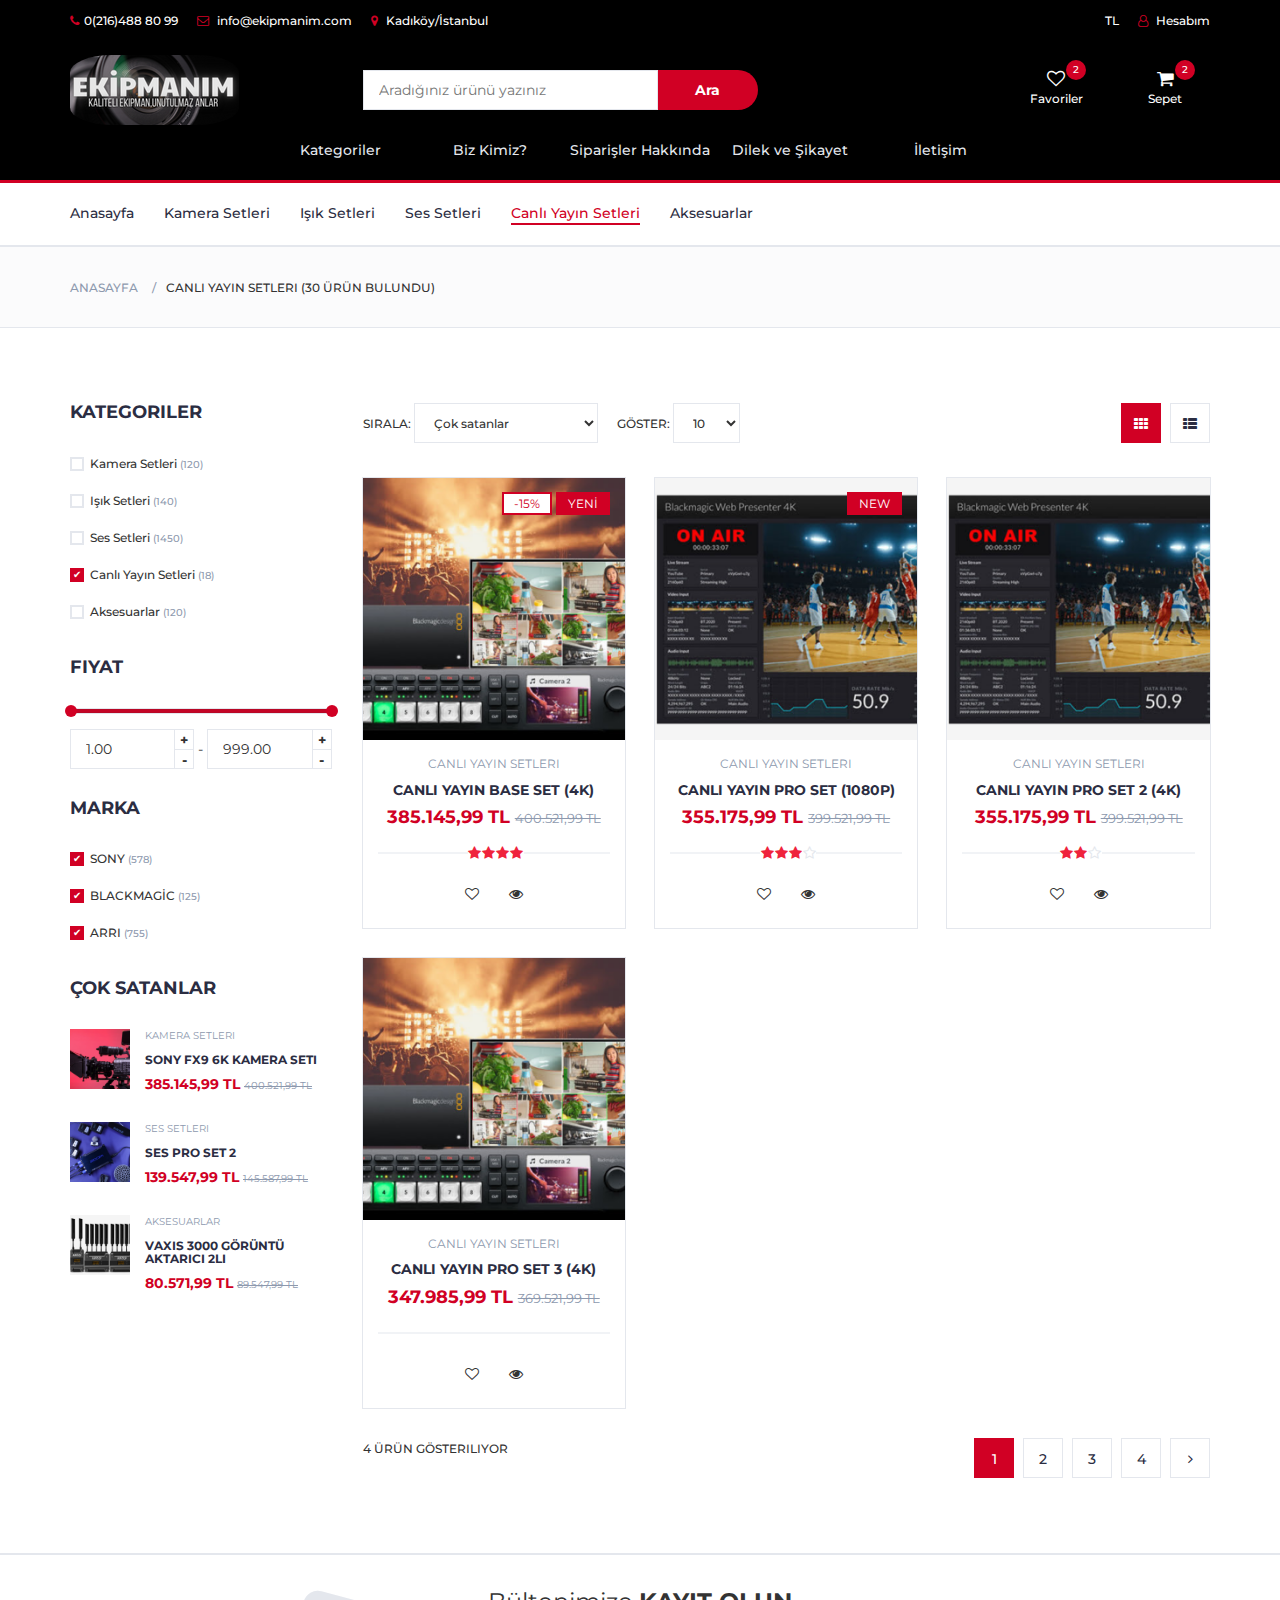
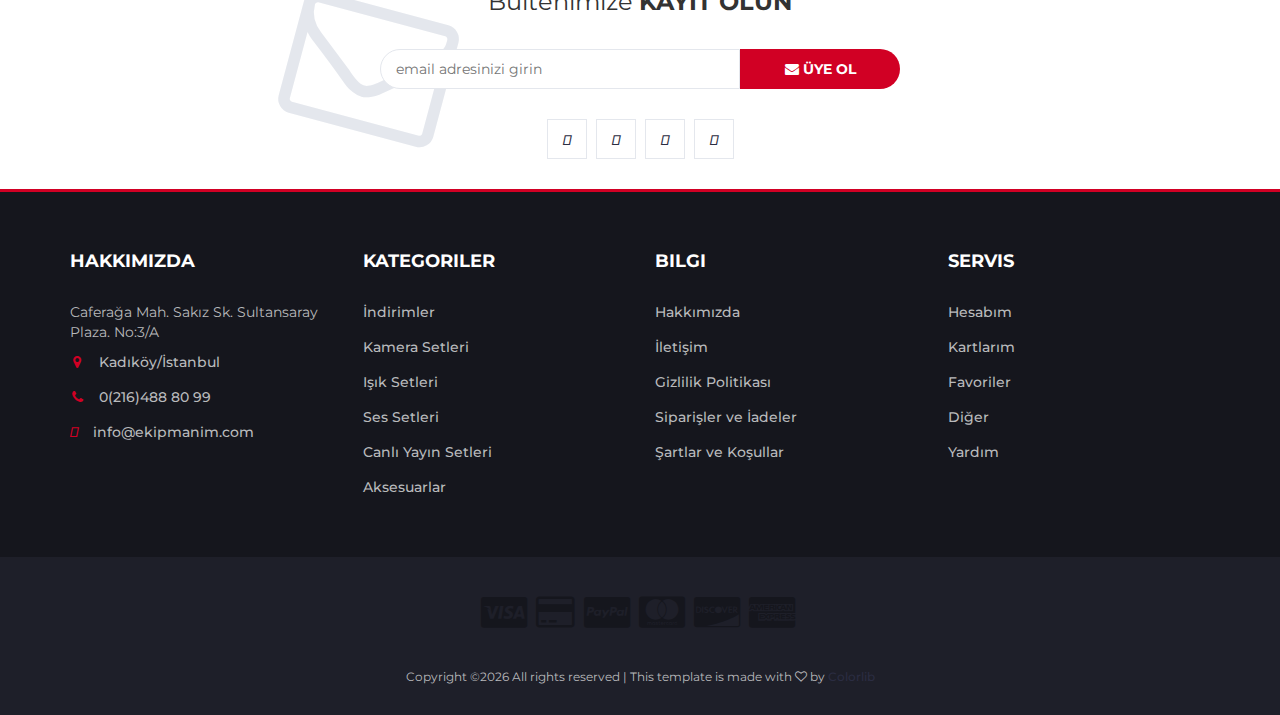
<file: SİTE/store4.html>
<!DOCTYPE html>
<html lang="en">
	<head>
		<meta charset="utf-8">
		<meta http-equiv="X-UA-Compatible" content="IE=edge">
		<meta name="viewport" content="width=device-width, initial-scale=1">
		 <!-- The above 3 meta tags *must* come first in the head; any other head content must come *after* these tags -->

		<title>EKİPMANIM</title>

 		<!-- Google font -->
 		<link href="https://fonts.googleapis.com/css?family=Montserrat:400,500,700" rel="stylesheet">

 		<!-- Bootstrap -->
 		<link type="text/css" rel="stylesheet" href="css/bootstrap.min.css"/>

 		<!-- Slick -->
 		<link type="text/css" rel="stylesheet" href="css/slick.css"/>
 		<link type="text/css" rel="stylesheet" href="css/slick-theme.css"/>

 		<!-- nouislider -->
 		<link type="text/css" rel="stylesheet" href="css/nouislider.min.css"/>

 		<!-- Font Awesome Icon -->
 		<link rel="stylesheet" href="css/font-awesome.min.css">

 		<!-- Custom stlylesheet -->
 		<link type="text/css" rel="stylesheet" href="css/style.css"/>

		<!-- HTML5 shim and Respond.js for IE8 support of HTML5 elements and media queries -->
		<!-- WARNING: Respond.js doesn't work if you view the page via file:// -->
		<!--[if lt IE 9]>
		  <script src="https://oss.maxcdn.com/html5shiv/3.7.3/html5shiv.min.js"></script>
		  <script src="https://oss.maxcdn.com/respond/1.4.2/respond.min.js"></script>
		<![endif]-->

    </head>
	<body>
		<!-- HEADER -->
		<header>
			<!-- TOP HEADER -->
			<div id="top-header">
				<div class="container">
					<ul class="header-links pull-left">
						<li><a href="#"><i class="fa fa-phone"></i>0(216)488 80 99 </a></li>
						<li><a href="#"><i class="fa fa-envelope-o"></i> info@ekipmanim.com</a></li>
						<li><a href="#"><i class="fa fa-map-marker"></i> Kadıköy/İstanbul</a></li>
					</ul>
					<ul class="header-links pull-right">
						<li><a href="#"><i class="fa fa-turkish-lira-sign"></i> TL</a></li>
						<li><a href="#"><i class="fa fa-user-o"></i> Hesabım</a></li>
					</ul>
				</div>
			</div>
			<!-- /TOP HEADER -->

			<!-- MAIN HEADER -->
			<div id="header">
				<!-- container -->
				<div class="container">
					<!-- row -->
					<div class="row">
						<!-- LOGO -->
						<div class="col-md-3">
							<div class="header-logo">
								<a href="index.html" class="logo">
									<img src="./img/logo.png" alt="">
								</a>
							</div>
						</div>
						<!-- /LOGO -->

						<!-- SEARCH BAR -->
						<div class="col-md-6">
							<div class="header-search">
								<form>
									<!-- <select class="input-select">
										<option value="0">All Categories</option>
										<option value="1">Category 01</option>
										<option value="1">Category 02</option>
									</select> -->

									<input class="input" placeholder="Aradığınız ürünü yazınız">
									<button class="search-btn">Ara</button> 
								</form>
							</div>
						</div>
						<!-- /SEARCH BAR -->

						<!-- ACCOUNT -->
						<div class="col-md-3 clearfix">
							<div class="header-ctn">
								<!-- Wishlist -->
								<div>
									<a href="#">
										<i class="fa fa-heart-o"></i>
										<span>Favoriler</span>
										<div class="qty">2</div>
									</a>
								</div>
								<!-- /Wishlist -->

								<!-- Cart -->
								<div class="dropdown">
									<a class="dropdown-toggle" data-toggle="dropdown" aria-expanded="true">
										<i class="fa fa-shopping-cart"></i>
										<span>Sepet</span>
										<div class="qty">2</div>
									</a>
									<div class="cart-dropdown">
										<div class="cart-list">
											<div class="product-widget">
												<div class="product-img">
													<img src="./img/p8.png" alt="">
												</div>
												<div class="product-body">
													<h3 class="product-name"><a href="#">ARRI Hi-5 (2xMotor)</a></h3>
													<h4 class="product-price"><span class="qty">1x</span>85.145,99 TL</h4>
												</div>
												<button class="delete"><i class="fa fa-close"></i></button>
											</div>

											<div class="product-widget">
												<div class="product-img">
													<img src="./img/p5.png" alt="">
												</div>
												<div class="product-body">
													<h3 class="product-name"><a href="#">Edelkrone Follow Focus</a></h3>
													<h4 class="product-price"><span class="qty">1x</span>47.985,99 TL</h4>
												</div>
												<button class="delete"><i class="fa fa-close"></i></button>
											</div>
										</div>
										<div class="cart-summary">
											<small>2 ürün seçildi</small>
											<h5>TOPLAM TUTAR: 133.131,98 TL</h5>
										</div>
										<div class="cart-btns">
											<a href="#">Kartı Görüntüle</a>
											<a href="checkout.html">Sepete Git  <i class="fa fa-arrow-circle-right"></i></a>
										</div>
									</div>
								</div>
								<!-- /Cart -->

								<!-- Menu Toogle -->
								<div class="menu-toggle">
									<a href="#">
										<i class="fa fa-bars"></i>
										<span>Menu</span>
									</a>
								</div>
								<!-- /Menu Toogle -->
							</div>
						</div>
						<!-- /ACCOUNT -->
					</div>
					<!-- row -->
				</div>
				<!-- container -->
			</div>
			<!-- /MAIN HEADER -->
		</header>
		<!-- /HEADER -->
		<ul id="main12">
			
				
			
			<li> <a href="#">Kategoriler</a>
				<ul>
					<li> <a href="store.html"> Kamera Setleri </a></li>
					<li> <a href="store2.html"> Işık Setleri</a></li>
					<li> <a href="store3.html"> Ses Setleri</a></li>
					<li> <a href="store4.html"> Canlı Yayın Setleri</a></li>
					<li> <a href="store5.html"> Aksesuarlar</a></li>
				</ul>
				</li>

			<li> <a href="#"> Biz Kimiz?</a>
			<ul>
				<li> <a href="blank.html"> Hakkımızda </a></li>
				<li> <a href="vizyon.html"> Vizyon</a></li>
				<li> <a href="misyon.html"> Misyon</a></li>
			</ul>
			</li>
			<li> <a href="#"> Siparişler Hakkında</a>
				<ul>
					<li> <a href="siparisiade.html"> Sipariş Ve İadeler</a></li>
					<li> <a href="sartkosullar.html"> Şartlar ve Koşullar </a></li>
				</ul>
			</li>
			
				<li> <a href="oneri.html"> Dilek ve Şikayet</a></li>
				<li> <a href="iletisim.html"> İletişim</a></li>
		</ul>

		<!-- NAVIGATION -->
		<nav id="navigation">
			<!-- container -->
			<div class="container">
				<!-- responsive-nav -->
				<div id="responsive-nav">
					<!-- NAV -->
					<ul class="main-nav nav navbar-nav">
						<li ><a href="index.html">Anasayfa</a></li>
						<li ><a href="store.html">Kamera Setleri</a></li>
						<li><a href="store2.html">Işık Setleri</a></li>
						<li><a href="store3.html">Ses Setleri</a></li>
						<li class="active"><a href="#">Canlı Yayın Setleri</a></li>
						<li><a href="store5.html">Aksesuarlar</a></li>
						
					</ul>
					<!-- /NAV -->
				</div>
				<!-- /responsive-nav -->
			</div>
			<!-- /container -->
		</nav>
		<!-- /NAVIGATION -->

		<!-- BREADCRUMB -->
		<div id="breadcrumb" class="section">
			<!-- container -->
			<div class="container">
				<!-- row -->
				<div class="row">
					<div class="col-md-12">
						<ul class="breadcrumb-tree">
							<li><a href="index.html">Anasayfa</a></li>
						
							<li class="active">Canlı Yayın  Setleri (30 ürün bulundu)</li>
						</ul>
					</div>
				</div>
				<!-- /row -->
			</div>
			<!-- /container -->
		</div>
		<!-- /BREADCRUMB -->

		<!-- SECTION -->
		<div class="section">
			<!-- container -->
			<div class="container">
				<!-- row -->
				<div class="row">
					<!-- ASIDE -->
					<div id="aside" class="col-md-3">
						<!-- aside Widget -->
						<div class="aside">
							<h3 class="aside-title">Kategoriler</h3>
							<div class="checkbox-filter">

								<div class="input-checkbox">
									<input type="checkbox" id="category-1" >
									<label for="category-1">
										<span></span>
										Kamera Setleri
										<small>(120)</small>
									</label>
								</div>

								<div class="input-checkbox">
									<input type="checkbox" id="category-2">
									<label for="category-2">
										<span></span>
										Işık Setleri
										<small>(140)</small>
									</label>
								</div>

								<div class="input-checkbox">
									<input type="checkbox" id="category-3">
									<label for="category-3">
										<span></span>
										Ses Setleri
										<small>(1450)</small>
									</label>
								</div>

								<div class="input-checkbox">
									<input type="checkbox" id="category-4" checked>
									<label for="category-4">
										<span></span>
										Canlı Yayın Setleri
										<small>(18)</small>
									</label>
								</div>

								<div class="input-checkbox">
									<input type="checkbox" id="category-5">
									<label for="category-5">
										<span></span>
										Aksesuarlar
										<small>(120)</small>
									</label>
								</div>

								
							</div>
						</div>
						<!-- /aside Widget -->

						<!-- aside Widget -->
						<div class="aside">
							<h3 class="aside-title">Fiyat</h3>
							<div class="price-filter">
								<div id="price-slider"></div>
								<div class="input-number price-min">
								
									<input id="price-min" type="number"  >
									<span class="qty-up">+</span>
									<span class="qty-down">-</span>
								</div>
								<span>-</span>
								<div class="input-number price-max">
								
									<input id="price-max" type="number"  >
									<span class="qty-up">+</span>
									<span class="qty-down">-</span>
								</div>
							</div>
						</div>
						<!-- /aside Widget -->

						<!-- aside Widget -->
						<div class="aside">
							<h3 class="aside-title">Marka</h3>
							<div class="checkbox-filter">
								<div class="input-checkbox">
									<input type="checkbox" id="brand-1" checked>
									<label for="brand-1">
										<span></span>
										SONY
										<small>(578)</small>
									</label>
								</div>
								<div class="input-checkbox">
									<input type="checkbox" id="brand-2" checked>
									<label for="brand-2">
										<span></span>
										BLACKMAGİC
										<small>(125)</small>
									</label>
								</div>
								<div class="input-checkbox">
									<input type="checkbox" id="brand-3" checked>
									<label for="brand-3">
										<span></span>
										ARRI
										<small>(755)</small>
									</label>
								</div>
								
								
								
							</div>
						</div>
						<!-- /aside Widget -->

						<!-- aside Widget -->
						<div class="aside">
							<h3 class="aside-title">Çok Satanlar</h3>
							<div class="product-widget">
								<div class="product-img">
									<img src="./img/p2.png" alt="">
								</div>
								<div class="product-body">
									<p class="product-category">Kamera Setleri</p>
									<h3 class="product-name"><a href="#">Sony FX9 6K Kamera Seti</a></h3>
									<h4 class="product-price">385.145,99 TL <del class="product-old-price">400.521,99 TL</del></h4>
								</div>
							</div>

							<div class="product-widget">
								<div class="product-img">
									<img src="./img/p4.png" alt="">
								</div>
								<div class="product-body">
									<p class="product-category">Ses Setleri</p>
									<h3 class="product-name"><a href="#">Ses Pro Set 2</a></h3>
									<h4 class="product-price">139.547,99 TL <del class="product-old-price">145.587,99 TL</del></h4>
								</div>
							</div>

							<div class="product-widget">
								<div class="product-img">
									<img src="./img/p7.png" alt="">
								</div>
								<div class="product-body">
									<p class="product-category">Aksesuarlar</p>
									<h3 class="product-name"><a href="#">Vaxis 3000 Görüntü Aktarıcı 2li</a></h3>
									<h4 class="product-price">80.571,99 TL <del class="product-old-price">89.547,99 TL</del></h4>
								</div>
							</div>
						</div>
						<!-- /aside Widget -->
					</div>
					<!-- /ASIDE -->

					<!-- STORE -->
					<div id="store" class="col-md-9">
						<!-- store top filter -->
						<div class="store-filter clearfix">
							<div class="store-sort">
								<label>
									Sırala:
									<select class="input-select">
										<option value="0">Çok satanlar</option>
										<option value="1">En Çok Favorilenenler</option>
									</select>
								</label>

								<label>
									Göster:
									<select class="input-select">
										<option value="0">10</option>
										<option value="1">30</option>
									</select>
								</label>
							</div>
							<ul class="store-grid">
								<li class="active"><i class="fa fa-th"></i></li>
								<li><a href="#"><i class="fa fa-th-list"></i></a></li>
							</ul>
						</div>
						<!-- /store top filter -->

						<!-- store products -->
						<div class="row">
							<!-- product -->
							<div class="col-md-4 col-xs-6">
								<div class="product">
									<div class="product-img">
										<img src="./img/p1.png" alt="">
										<div class="product-label">
											<span class="sale">-15%</span>
											<span class="new">YENİ</span>
										</div>
									</div>
									<div class="product-body">
										<p class="product-category">Canlı Yayın Setleri</p>
										<h3 class="product-name"><a href="#">Canlı Yayın Base Set (4K)</a></h3>
										<h4 class="product-price">385.145,99 TL <del class="product-old-price">400.521,99 TL</del></h4>
										<div class="product-rating">
											<i class="fa fa-star"></i>
											<i class="fa fa-star"></i>
											<i class="fa fa-star"></i>
											<i class="fa fa-star"></i>
											
										</div>
										<div class="product-btns">
											<button class="add-to-wishlist"><i class="fa fa-heart-o"></i><span class="tooltipp">Favorilere Ekle</span></button>
											
											<button class="quick-view"><i class="fa fa-eye"></i><span class="tooltipp">İncele</span></button>
										</div>
									</div>
									<div class="add-to-cart">
										<button class="add-to-cart-btn"><i class="fa fa-shopping-cart"></i> Sepete Ekle</button>
									</div>
								</div>
							</div>
							<!-- /product -->

							<!-- product -->
							<div class="col-md-4 col-xs-6">
								<div class="product">
									<div class="product-img">
										<img src="./img/c1.png" alt="">
										<div class="product-label">
											<span class="new">NEW</span>
										</div>
									</div>
									<div class="product-body">
										<p class="product-category">Canlı Yayın Setleri</p>
										<h3 class="product-name"><a href="#">Canlı Yayın Pro Set (1080p) </a></h3>
										<h4 class="product-price">355.175,99 TL <del class="product-old-price">399.521,99 TL</del></h4>
										<div class="product-rating">
											<i class="fa fa-star"></i>
											<i class="fa fa-star"></i>
											<i class="fa fa-star"></i>
											
											<i class="fa fa-star-o"></i>
										</div>
										<div class="product-btns">
											<button class="add-to-wishlist"><i class="fa fa-heart-o"></i><span class="tooltipp">Favorilere Ekle</span></button>
										
											<button class="quick-view"><i class="fa fa-eye"></i><span class="tooltipp">İncele</span></button>
										</div>
									</div>
									<div class="add-to-cart">
										<button class="add-to-cart-btn"><i class="fa fa-shopping-cart"></i> Sepete Ekle</button>
									</div>
								</div>
							</div>
							<!-- /product -->

							<div class="clearfix visible-sm visible-xs"></div>

							<!-- product -->
							<div class="col-md-4 col-xs-6">
								<div class="product">
									<div class="product-img">
										<img src="./img/c1.png" alt="">
									</div>
									<div class="product-body">
										<p class="product-category">Canlı Yayın Setleri</p>
										<h3 class="product-name"><a href="#">Canlı Yayın Pro Set 2 (4K)</a></h3>
										<h4 class="product-price">355.175,99 TL <del class="product-old-price">399.521,99 TL</del></h4>
										<div class="product-rating">
											<i class="fa fa-star"></i>
											<i class="fa fa-star"></i>
											
											<i class="fa fa-star-o"></i>
										</div>
										<div class="product-btns">
											<button class="add-to-wishlist"><i class="fa fa-heart-o"></i><span class="tooltipp">Favorilere Ekle</span></button>
										
											<button class="quick-view"><i class="fa fa-eye"></i><span class="tooltipp">İncele</span></button>
										</div>
									</div>
									<div class="add-to-cart">
										<button class="add-to-cart-btn"><i class="fa fa-shopping-cart"></i> Sepete Ekle</button>
									</div>
								</div>
							</div>
							<!-- /product -->

							<div class="clearfix visible-lg visible-md"></div>

							<!-- product -->
							<div class="col-md-4 col-xs-6">
								<div class="product">
									<div class="product-img">
										<img src="./img/p1.png" alt="">
									</div>
									<div class="product-body">
										<p class="product-category">Canlı Yayın Setleri</p>
										<h3 class="product-name"><a href="#">Canlı Yayın Pro Set 3 (4K)</a></h3>
										<h4 class="product-price">347.985,99 TL <del class="product-old-price">369.521,99 TL</del></h4>
										<div class="product-rating">
										</div>
										<div class="product-btns">
											<button class="add-to-wishlist"><i class="fa fa-heart-o"></i><span class="tooltipp">Favorilere Ekle</span></button>
										
											<button class="quick-view"><i class="fa fa-eye"></i><span class="tooltipp">İncele</span></button>
										</div>
									</div>
									<div class="add-to-cart">
										<button class="add-to-cart-btn"><i class="fa fa-shopping-cart"></i> Sepete Ekle</button>
									</div>
								</div>
							</div>
							<!-- /product -->

							<div class="clearfix visible-sm visible-xs"></div>

							<!-- product -->
							
							<!-- /product -->

							<!-- product -->
							
							<!-- /product -->

							<div class="clearfix visible-lg visible-md visible-sm visible-xs"></div>

							<!-- product -->
							
							<!-- /product -->

							<!-- product -->
							
							<!-- /product -->

							<div class="clearfix visible-sm visible-xs"></div>

							<!-- product -->
							
							<!-- /product -->
						</div>
						<!-- /store products -->

						<!-- store bottom filter -->
						<div class="store-filter clearfix">
							<span class="store-qty">4 ürün gösteriliyor</span>
							<ul class="store-pagination">
								<li class="active">1</li>
								<li><a href="#">2</a></li>
								<li><a href="#">3</a></li>
								<li><a href="#">4</a></li>
								<li><a href="#"><i class="fa fa-angle-right"></i></a></li>
							</ul>
						</div>
						<!-- /store bottom filter -->
					</div>
					<!-- /STORE -->
				</div>
				<!-- /row -->
			</div>
			<!-- /container -->
		</div>
		<!-- /SECTION -->

		<!-- NEWSLETTER -->
		<div id="newsletter" class="section" >
			<!-- container -->
			<div class="container">
				<!-- row -->
				<div class="row">
					<div class="col-md-12">
						<div class="newsletter">
							<p>Bültenimize  <strong>KAYIT OLUN</strong></p>
							<form>
								<input class="input" type="email" placeholder="email adresinizi girin">
								<button class="newsletter-btn"><i class="fa fa-envelope"></i> ÜYE OL</button>
							</form>
							<ul class="newsletter-follow">
								<li>
									<a href="#"><i class="fa-brands fa-facebook"></i></a>
								</li>
								<li>
									<a href="#"><i class="fa-brands fa-twitter"></i></a>
								</li>
								<li>
									<a href="https://www.instagram.com/buseyenr/"><i class="fa-brands fa-instagram"></i></a>
								</li>
								<li>
									<a href="#"><i class="fa-brands fa-pinterest"></i></a>
								</li>
							</ul>
						</div>
					</div>
				</div>
				<!-- /row -->
			</div>
			<!-- /container -->
		</div>
		<!-- /NEWSLETTER -->

		<!-- FOOTER -->
		<footer id="footer">
			<!-- top footer -->
			<div class="section">
				<!-- container -->
				<div class="container">
					<!-- row -->
					<div class="row">
						<div class="col-md-3 col-xs-6">
							<div class="footer">
								<h3 class="footer-title">Hakkımızda</h3>
								<p>Caferağa Mah. Sakız Sk. Sultansaray Plaza. No:3/A</p>
								<ul class="footer-links">
									<li><a href="#"><i class="fa fa-map-marker"></i>Kadıköy/İstanbul</a></li>
									<li><a href="#"><i class="fa fa-phone"></i>0(216)488 80 99  </a></li>
									<li><a href="#"><i class="fa-solid fa-envelope"></i>info@ekipmanim.com</a></li>
								</ul>
							</div>
						</div>

						<div class="col-md-3 col-xs-6">
							<div class="footer">
								<h3 class="footer-title">Kategoriler</h3>
								<ul class="footer-links">
									<li><a href="#">İndirimler</a></li>
									<li><a href="#">Kamera Setleri</a></li>
									<li><a href="#">Işık Setleri</a></li>
									<li><a href="#">Ses Setleri</a></li>
									<li><a href="#">Canlı Yayın Setleri</a></li>
									<li><a href="#">Aksesuarlar</a></li>
								</ul>
							</div>
						</div>

						<div class="clearfix visible-xs"></div>

						<div class="col-md-3 col-xs-6">
							<div class="footer">
								<h3 class="footer-title">Bilgi</h3>
								<ul class="footer-links">
									<li><a href="#">Hakkımızda</a></li>
									<li><a href="#">İletişim</a></li>
									<li><a href="#">Gizlilik Politikası</a></li>
									<li><a href="#">Siparişler ve İadeler</a></li>
									<li><a href="#">Şartlar ve Koşullar</a></li>
								</ul>
							</div>
						</div>

						<div class="col-md-3 col-xs-6">
							<div class="footer">
								<h3 class="footer-title">Servis </h3>
								<ul class="footer-links">
									<li><a href="#">Hesabım</a></li>
									<li><a href="#">Kartlarım</a></li>
									<li><a href="#">Favoriler</a></li>
									<li><a href="#">Diğer</a></li>
									<li><a href="#">Yardım</a></li>
								</ul>
							</div>
						</div>
					</div>
					<!-- /row -->
				</div>
				<!-- /container -->
			</div>
			<!-- /top footer -->
			<!-- /top footer -->

			<!-- bottom footer -->
			<div id="bottom-footer" class="section">
				<div class="container">
					<!-- row -->
					<div class="row">
						<div class="col-md-12 text-center">
							<ul class="footer-payments">
								<li><a href="#"><i class="fa fa-cc-visa"></i></a></li>
								<li><a href="#"><i class="fa fa-credit-card"></i></a></li>
								<li><a href="#"><i class="fa fa-cc-paypal"></i></a></li>
								<li><a href="#"><i class="fa fa-cc-mastercard"></i></a></li>
								<li><a href="#"><i class="fa fa-cc-discover"></i></a></li>
								<li><a href="#"><i class="fa fa-cc-amex"></i></a></li>
							</ul>
							<span class="copyright">
								<!-- Link back to Colorlib can't be removed. Template is licensed under CC BY 3.0. -->
								Copyright &copy;<script>document.write(new Date().getFullYear());</script> All rights reserved | This template is made with <i class="fa fa-heart-o" aria-hidden="true"></i> by <a href="https://colorlib.com" target="_blank">Colorlib</a>
							<!-- Link back to Colorlib can't be removed. Template is licensed under CC BY 3.0. -->
							</span>
						</div>
					</div>
						<!-- /row -->
				</div>
				<!-- /container -->
			</div>
			<!-- /bottom footer -->
		</footer>
		<!-- /FOOTER -->

		<!-- jQuery Plugins -->
		<script src="js/jquery.min.js"></script>
		<script src="js/bootstrap.min.js"></script>
		<script src="js/slick.min.js"></script>
		<script src="js/nouislider.min.js"></script>
		<script src="js/jquery.zoom.min.js"></script>
		<script src="js/main.js"></script>

	</body>
</html>
</file>
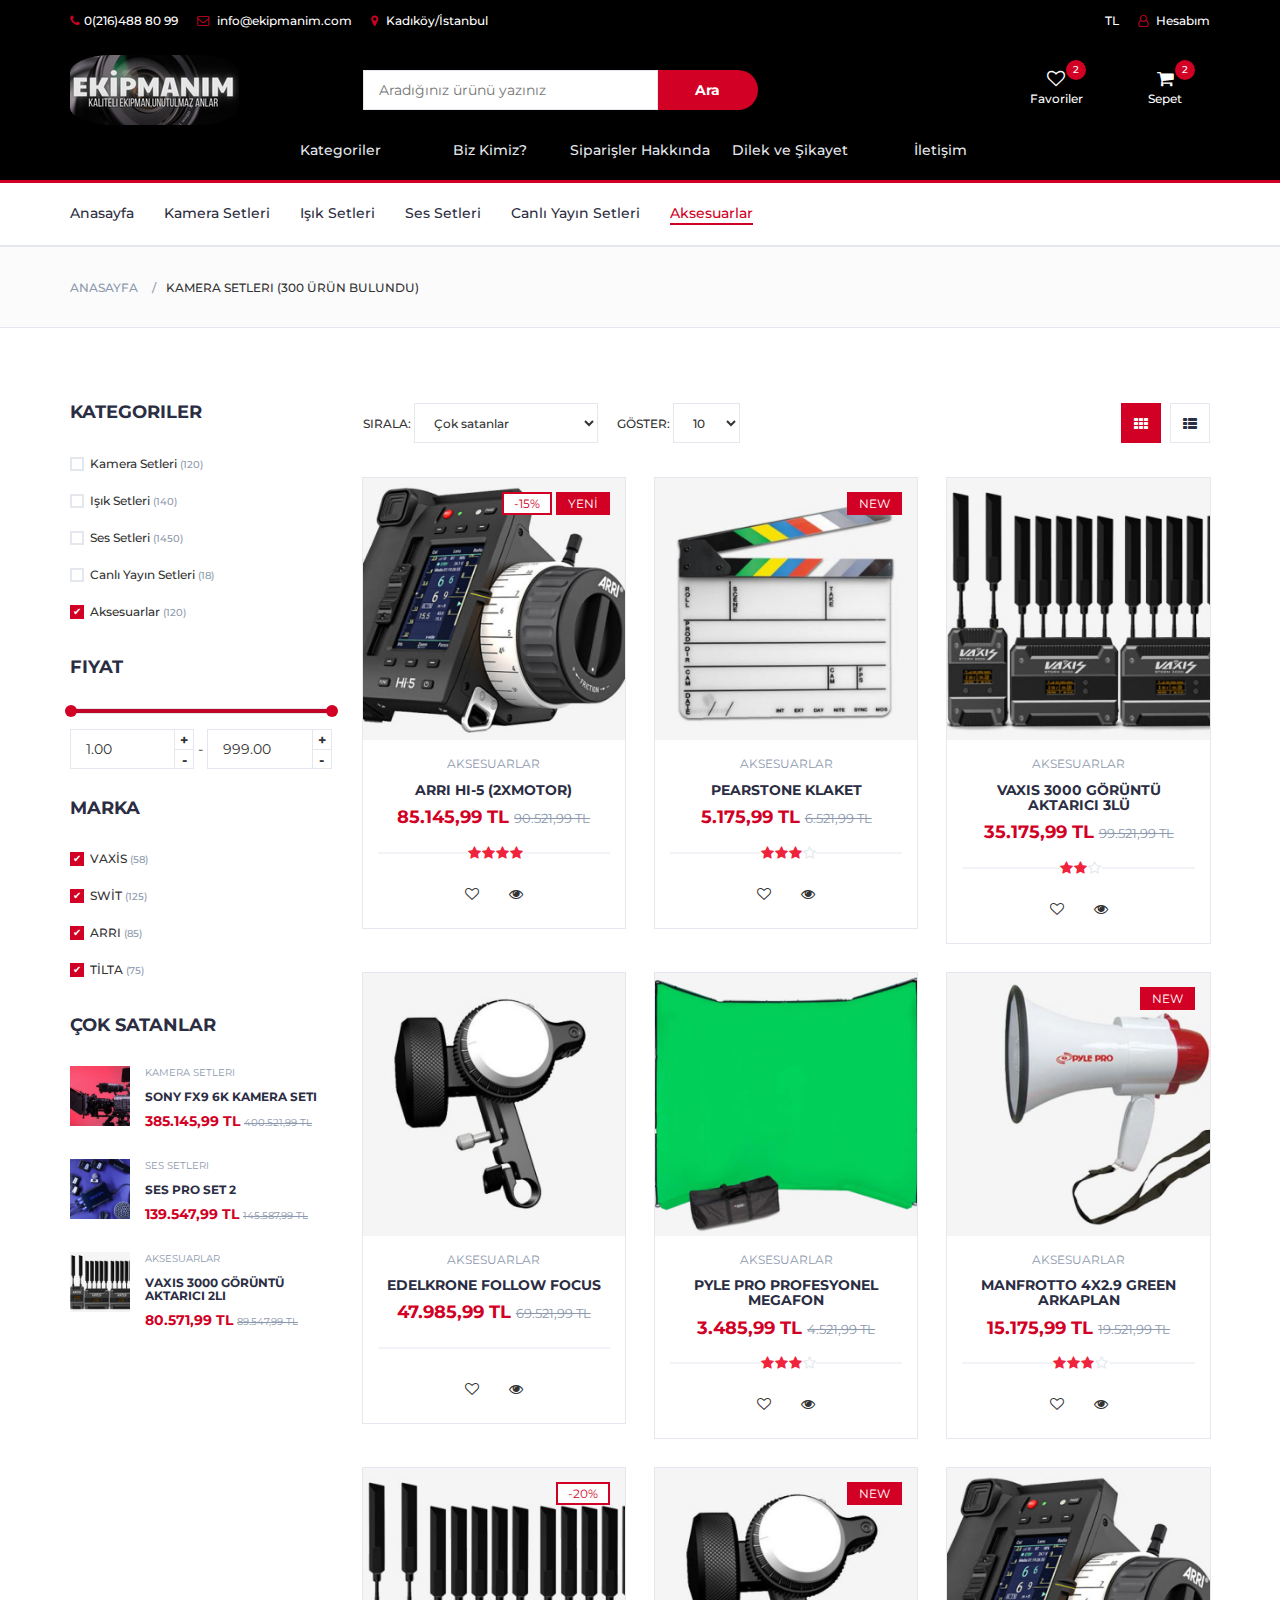
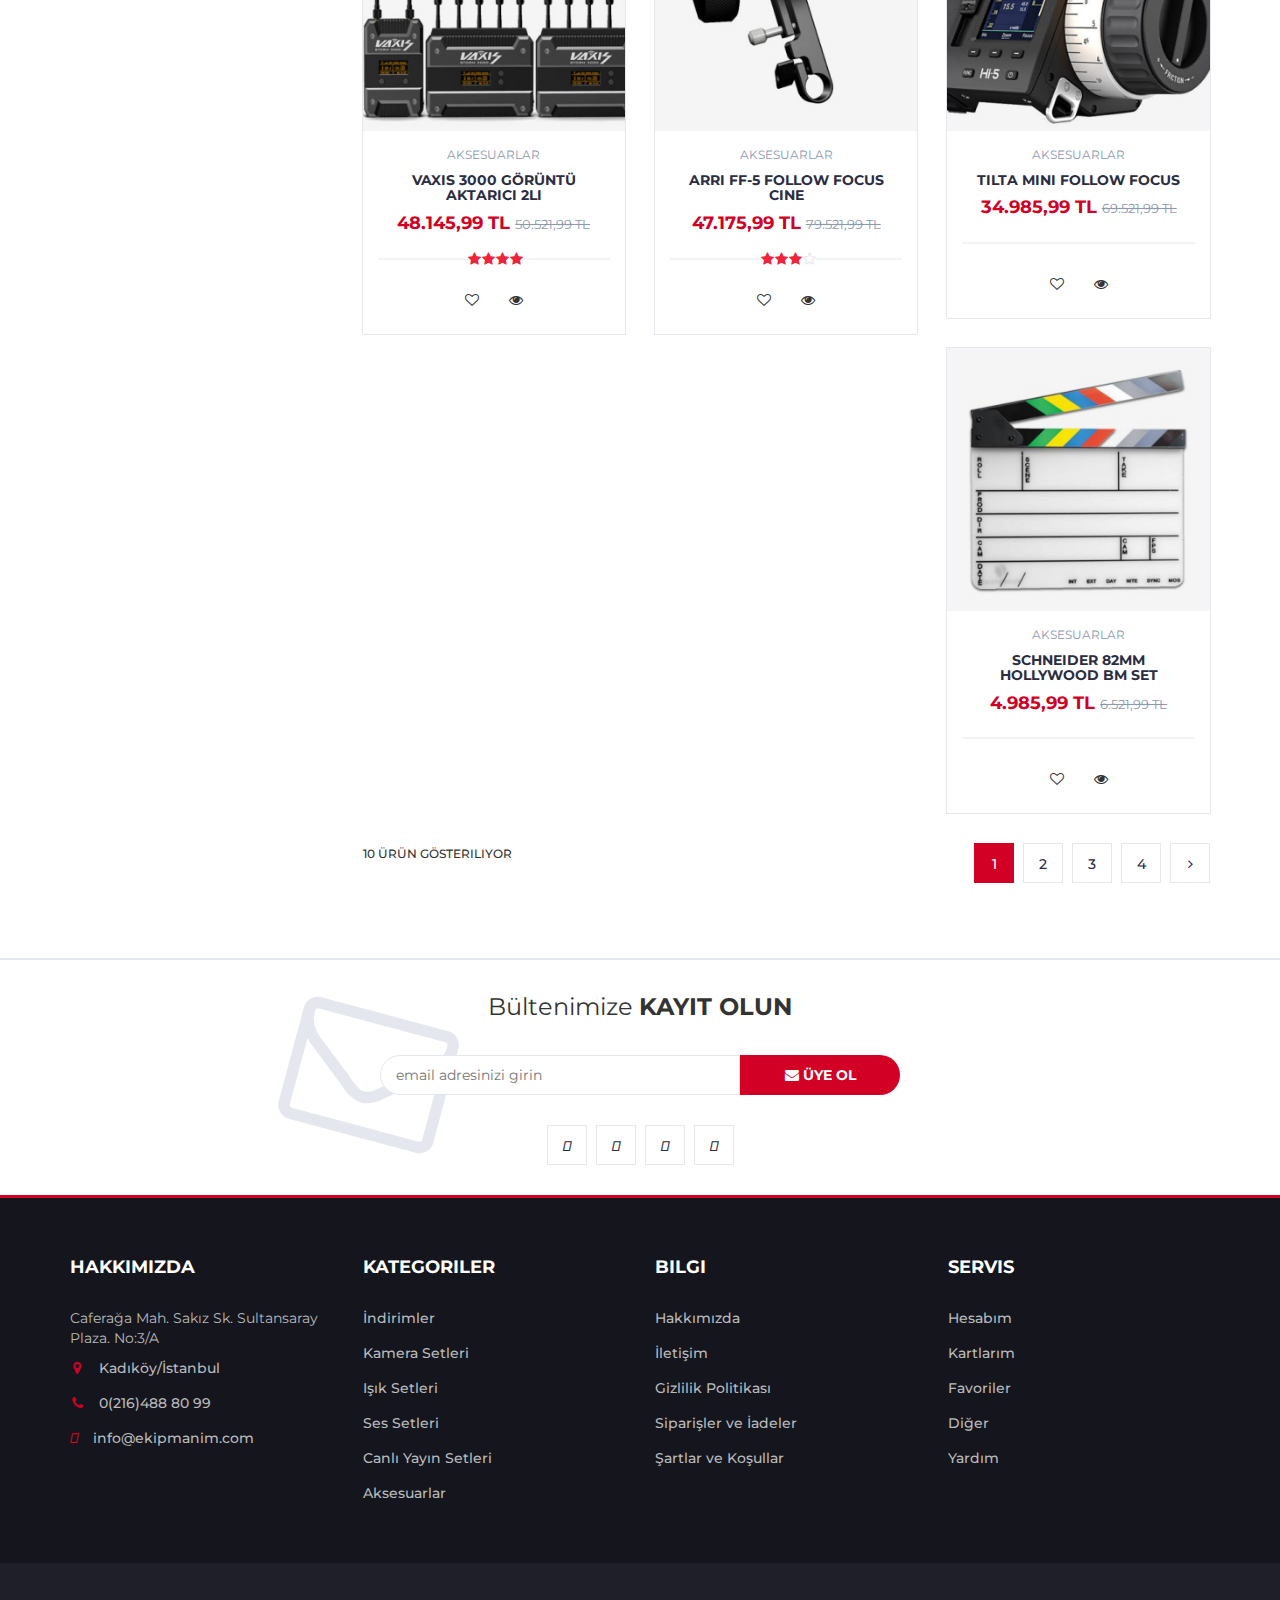
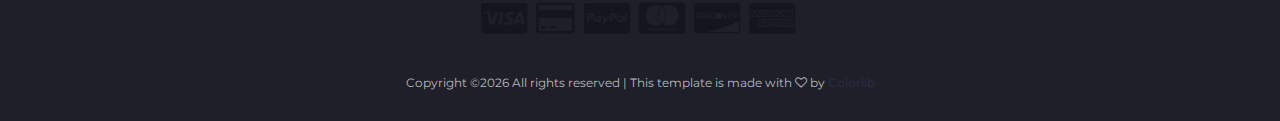
<file: SİTE/store5.html>
<!DOCTYPE html>
<html lang="en">
	<head>
		<meta charset="utf-8">
		<meta http-equiv="X-UA-Compatible" content="IE=edge">
		<meta name="viewport" content="width=device-width, initial-scale=1">
		 <!-- The above 3 meta tags *must* come first in the head; any other head content must come *after* these tags -->

		<title>EKİPMANIM</title>

 		<!-- Google font -->
 		<link href="https://fonts.googleapis.com/css?family=Montserrat:400,500,700" rel="stylesheet">

 		<!-- Bootstrap -->
 		<link type="text/css" rel="stylesheet" href="css/bootstrap.min.css"/>

 		<!-- Slick -->
 		<link type="text/css" rel="stylesheet" href="css/slick.css"/>
 		<link type="text/css" rel="stylesheet" href="css/slick-theme.css"/>

 		<!-- nouislider -->
 		<link type="text/css" rel="stylesheet" href="css/nouislider.min.css"/>

 		<!-- Font Awesome Icon -->
 		<link rel="stylesheet" href="css/font-awesome.min.css">

 		<!-- Custom stlylesheet -->
 		<link type="text/css" rel="stylesheet" href="css/style.css"/>

		<!-- HTML5 shim and Respond.js for IE8 support of HTML5 elements and media queries -->
		<!-- WARNING: Respond.js doesn't work if you view the page via file:// -->
		<!--[if lt IE 9]>
		  <script src="https://oss.maxcdn.com/html5shiv/3.7.3/html5shiv.min.js"></script>
		  <script src="https://oss.maxcdn.com/respond/1.4.2/respond.min.js"></script>
		<![endif]-->

    </head>
	<body>
		<!-- HEADER -->
		<header>
			<!-- TOP HEADER -->
			<div id="top-header">
				<div class="container">
					<ul class="header-links pull-left">
						<li><a href="#"><i class="fa fa-phone"></i>0(216)488 80 99 </a></li>
						<li><a href="#"><i class="fa fa-envelope-o"></i> info@ekipmanim.com</a></li>
						<li><a href="#"><i class="fa fa-map-marker"></i> Kadıköy/İstanbul</a></li>
					</ul>
					<ul class="header-links pull-right">
						<li><a href="#"><i class="fa fa-turkish-lira-sign"></i> TL</a></li>
						<li><a href="#"><i class="fa fa-user-o"></i> Hesabım</a></li>
					</ul>
				</div>
			</div>
			<!-- /TOP HEADER -->

			<!-- MAIN HEADER -->
			<div id="header">
				<!-- container -->
				<div class="container">
					<!-- row -->
					<div class="row">
						<!-- LOGO -->
						<div class="col-md-3">
							<div class="header-logo">
								<a href="index.html" class="logo">
									<img src="./img/logo.png" alt="">
								</a>
							</div>
						</div>
						<!-- /LOGO -->

						<!-- SEARCH BAR -->
						<div class="col-md-6">
							<div class="header-search">
								<form>
									

									<input class="input" placeholder="Aradığınız ürünü yazınız">
									<button class="search-btn">Ara</button> 
								</form>
							</div>
						</div>
						<!-- /SEARCH BAR -->

						<!-- ACCOUNT -->
						<div class="col-md-3 clearfix">
							<div class="header-ctn">
								<!-- Wishlist -->
								<div>
									<a href="#">
										<i class="fa fa-heart-o"></i>
										<span>Favoriler</span>
										<div class="qty">2</div>
									</a>
								</div>
								<!-- /Wishlist -->

								<!-- Cart -->
								<div class="dropdown">
									<a class="dropdown-toggle" data-toggle="dropdown" aria-expanded="true">
										<i class="fa fa-shopping-cart"></i>
										<span>Sepet</span>
										<div class="qty">2</div>
									</a>
									<div class="cart-dropdown">
										<div class="cart-list">
											<div class="product-widget">
												<div class="product-img">
													<img src="./img/p8.png" alt="">
												</div>
												<div class="product-body">
													<h3 class="product-name"><a href="#">ARRI Hi-5 (2xMotor)</a></h3>
													<h4 class="product-price"><span class="qty">1x</span>85.145,99 TL</h4>
												</div>
												<button class="delete"><i class="fa fa-close"></i></button>
											</div>

											<div class="product-widget">
												<div class="product-img">
													<img src="./img/p5.png" alt="">
												</div>
												<div class="product-body">
													<h3 class="product-name"><a href="#">Edelkrone Follow Focus</a></h3>
													<h4 class="product-price"><span class="qty">1x</span>47.985,99 TL</h4>
												</div>
												<button class="delete"><i class="fa fa-close"></i></button>
											</div>
										</div>
										<div class="cart-summary">
											<small>2 ürün seçildi</small>
											<h5>TOPLAM TUTAR: 133.131,98 TL</h5>
										</div>
										<div class="cart-btns">
											<a href="#">Kartı Görüntüle</a>
											<a href="checkout.html">Sepete Git  <i class="fa fa-arrow-circle-right"></i></a>
										</div>
									</div>
								</div>
								<!-- /Cart -->

								<!-- Menu Toogle -->
								<div class="menu-toggle">
									<a href="#">
										<i class="fa fa-bars"></i>
										<span>Menu</span>
									</a>
								</div>
								<!-- /Menu Toogle -->
							</div>
						</div>
						<!-- /ACCOUNT -->
					</div>
					<!-- row -->
				</div>
				<!-- container -->
			</div>
			<!-- /MAIN HEADER -->
		</header>
		<!-- /HEADER -->
		<ul id="main12">
			
				
			
			<li> <a href="#">Kategoriler</a>
				<ul>
					<li> <a href="store.html"> Kamera Setleri </a></li>
					<li> <a href="store2.html"> Işık Setleri</a></li>
					<li> <a href="store3.html"> Ses Setleri</a></li>
					<li> <a href="store4.html"> Canlı Yayın Setleri</a></li>
					<li> <a href="store5.html"> Aksesuarlar</a></li>
				</ul>
				</li>

			<li> <a href="#"> Biz Kimiz?</a>
			<ul>
				<li> <a href="blank.html"> Hakkımızda </a></li>
				<li> <a href="vizyon.html"> Vizyon</a></li>
				<li> <a href="misyon.html"> Misyon</a></li>
			</ul>
			</li>
			<li> <a href="#"> Siparişler Hakkında</a>
				<ul>
					<li> <a href="siparisiade.html"> Sipariş Ve İadeler</a></li>
					<li> <a href="sartkosullar.html"> Şartlar ve Koşullar </a></li>
				</ul>
			</li>
			
				<li> <a href="oneri.html"> Dilek ve Şikayet</a></li>
				<li> <a href="iletisim.html"> İletişim</a></li>
		</ul>

		<!-- NAVIGATION -->
		<nav id="navigation">
			<!-- container -->
			<div class="container">
				<!-- responsive-nav -->
				<div id="responsive-nav">
					<!-- NAV -->
					<ul class="main-nav nav navbar-nav">
						<li ><a href="index.html">Anasayfa</a></li>
						<li ><a href="store.html">Kamera Setleri</a></li>
						<li><a href="store2.html">Işık Setleri</a></li>
						<li><a href="store3.html">Ses Setleri</a></li>
						<li><a href="store4.html">Canlı Yayın Setleri</a></li>
						<li class="active"><a href="#">Aksesuarlar</a></li>
						
					</ul>
					<!-- /NAV -->
				</div>
				<!-- /responsive-nav -->
			</div>
			<!-- /container -->
		</nav>
		<!-- /NAVIGATION -->

		<!-- BREADCRUMB -->
		<div id="breadcrumb" class="section">
			<!-- container -->
			<div class="container">
				<!-- row -->
				<div class="row">
					<div class="col-md-12">
						<ul class="breadcrumb-tree">
							<li><a href="#">Anasayfa</a></li>
						
							<li class="active">Kamera Setleri (300 ürün bulundu)</li>
						</ul>
					</div>
				</div>
				<!-- /row -->
			</div>
			<!-- /container -->
		</div>
		<!-- /BREADCRUMB -->

		<!-- SECTION -->
		<div class="section">
			<!-- container -->
			<div class="container">
				<!-- row -->
				<div class="row">
					<!-- ASIDE -->
					<div id="aside" class="col-md-3">
						<!-- aside Widget -->
						<div class="aside">
							<h3 class="aside-title">Kategoriler</h3>
							<div class="checkbox-filter">

								<div class="input-checkbox">
									<input type="checkbox" id="category-1" >
									<label for="category-1">
										<span></span>
										Kamera Setleri
										<small>(120)</small>
									</label>
								</div>

								<div class="input-checkbox">
									<input type="checkbox" id="category-2">
									<label for="category-2">
										<span></span>
										Işık Setleri
										<small>(140)</small>
									</label>
								</div>

								<div class="input-checkbox">
									<input type="checkbox" id="category-3">
									<label for="category-3">
										<span></span>
										Ses Setleri
										<small>(1450)</small>
									</label>
								</div>

								<div class="input-checkbox">
									<input type="checkbox" id="category-4">
									<label for="category-4">
										<span></span>
										Canlı Yayın Setleri
										<small>(18)</small>
									</label>
								</div>

								<div class="input-checkbox">
									<input type="checkbox" id="category-5" checked>
									<label for="category-5">
										<span></span>
										Aksesuarlar
										<small>(120)</small>
									</label>
								</div>

								
							</div>
						</div>
						<!-- /aside Widget -->

						<!-- aside Widget -->
						<div class="aside">
							<h3 class="aside-title">Fiyat</h3>
							<div class="price-filter">
								<div id="price-slider"></div>
								<div class="input-number price-min">
								
									<input id="price-min" type="number"  >
									<span class="qty-up">+</span>
									<span class="qty-down">-</span>
								</div>
								<span>-</span>
								<div class="input-number price-max">
								
									<input id="price-max" type="number"  >
									<span class="qty-up">+</span>
									<span class="qty-down">-</span>
								</div>
							</div>
						</div>
						<!-- /aside Widget -->

						<!-- aside Widget -->
						<div class="aside">
							<h3 class="aside-title">Marka</h3>
							<div class="checkbox-filter">
								<div class="input-checkbox">
									<input type="checkbox" id="brand-1" checked>
									<label for="brand-1">
										<span></span>
										VAXİS
										<small>(58)</small>
									</label>
								</div>
								<div class="input-checkbox">
									<input type="checkbox" id="brand-2" checked>
									<label for="brand-2">
										<span></span>
										SWİT
										<small>(125)</small>
									</label>
								</div>
								<div class="input-checkbox">
									<input type="checkbox" id="brand-3" checked>
									<label for="brand-3">
										<span></span>
										ARRI
										<small>(85)</small>
									</label>
								</div>
                                <div class="input-checkbox">
									<input type="checkbox" id="brand-3" checked>
									<label for="brand-3">
										<span></span>
										TİLTA
										<small>(75)</small>
									</label>
								</div>
								
								
								
								
							</div>
						</div>
						<!-- /aside Widget -->

						<!-- aside Widget -->
						<div class="aside">
							<h3 class="aside-title">Çok Satanlar</h3>
							<div class="product-widget">
								<div class="product-img">
									<img src="./img/p2.png" alt="">
								</div>
								<div class="product-body">
									<p class="product-category">Kamera Setleri</p>
									<h3 class="product-name"><a href="#">Sony FX9 6K Kamera Seti</a></h3>
									<h4 class="product-price">385.145,99 TL <del class="product-old-price">400.521,99 TL</del></h4>
								</div>
							</div>

							<div class="product-widget">
								<div class="product-img">
									<img src="./img/p4.png" alt="">
								</div>
								<div class="product-body">
									<p class="product-category">Ses Setleri</p>
									<h3 class="product-name"><a href="#">Ses Pro Set 2</a></h3>
									<h4 class="product-price">139.547,99 TL <del class="product-old-price">145.587,99 TL</del></h4>
								</div>
							</div>

							<div class="product-widget">
								<div class="product-img">
									<img src="./img/p7.png" alt="">
								</div>
								<div class="product-body">
									<p class="product-category">Aksesuarlar</p>
									<h3 class="product-name"><a href="#">Vaxis 3000 Görüntü Aktarıcı 2li</a></h3>
									<h4 class="product-price">80.571,99 TL <del class="product-old-price">89.547,99 TL</del></h4>
								</div>
							</div>
						</div>
						<!-- /aside Widget -->
					</div>
					<!-- /ASIDE -->

					<!-- STORE -->
					<div id="store" class="col-md-9">
						<!-- store top filter -->
						<div class="store-filter clearfix">
							<div class="store-sort">
								<label>
									Sırala:
									<select class="input-select">
										<option value="0">Çok satanlar</option>
										<option value="1">En Çok Favorilenenler</option>
									</select>
								</label>

								<label>
									Göster:
									<select class="input-select">
										<option value="0">10</option>
										<option value="1">30</option>
									</select>
								</label>
							</div>
							<ul class="store-grid">
								<li class="active"><i class="fa fa-th"></i></li>
								<li><a href="#"><i class="fa fa-th-list"></i></a></li>
							</ul>
						</div>
						<!-- /store top filter -->

						<!-- store products -->
						<div class="row">
							<!-- product -->
							<div class="col-md-4 col-xs-6">
								<div class="product">
									<div class="product-img">
										<img src="./img/p5.png" alt="">
										<div class="product-label">
											<span class="sale">-15%</span>
											<span class="new">YENİ</span>
										</div>
									</div>
									<div class="product-body">
										<p class="product-category">Aksesuarlar</p>
										<h3 class="product-name"><a href="#">ARRI Hi-5 (2xMotor)</a></h3>
										<h4 class="product-price">85.145,99 TL <del class="product-old-price">90.521,99 TL</del></h4>
										<div class="product-rating">
											<i class="fa fa-star"></i>
											<i class="fa fa-star"></i>
											<i class="fa fa-star"></i>
											<i class="fa fa-star"></i>
											
										</div>
										<div class="product-btns">
											<button class="add-to-wishlist"><i class="fa fa-heart-o"></i><span class="tooltipp">Favorilere Ekle</span></button>
											
											<button class="quick-view"><i class="fa fa-eye"></i><span class="tooltipp">İncele</span></button>
										</div>
									</div>
									<div class="add-to-cart">
										<button class="add-to-cart-btn"><i class="fa fa-shopping-cart"></i> Sepete Ekle</button>
									</div>
								</div>
							</div>
							<!-- /product -->

							<!-- product -->
							<div class="col-md-4 col-xs-6">
								<div class="product">
									<div class="product-img">
										<img src="./img/p6.png" alt="">
										<div class="product-label">
											<span class="new">NEW</span>
										</div>
									</div>
									<div class="product-body">
										<p class="product-category">Aksesuarlar</p>
										<h3 class="product-name"><a href="#">Pearstone Klaket</a></h3>
										<h4 class="product-price">5.175,99 TL <del class="product-old-price">6.521,99 TL</del></h4>
										<div class="product-rating">
											<i class="fa fa-star"></i>
											<i class="fa fa-star"></i>
											<i class="fa fa-star"></i>
											
											<i class="fa fa-star-o"></i>
										</div>
										<div class="product-btns">
											<button class="add-to-wishlist"><i class="fa fa-heart-o"></i><span class="tooltipp">Favorilere Ekle</span></button>
										
											<button class="quick-view"><i class="fa fa-eye"></i><span class="tooltipp">İncele</span></button>
										</div>
									</div>
									<div class="add-to-cart">
										<button class="add-to-cart-btn"><i class="fa fa-shopping-cart"></i> Sepete Ekle</button>
									</div>
								</div>
							</div>
							<!-- /product -->

							<div class="clearfix visible-sm visible-xs"></div>

							<!-- product -->
							<div class="col-md-4 col-xs-6">
								<div class="product">
									<div class="product-img">
										<img src="./img/p7.png" alt="">
									</div>
									<div class="product-body">
										<p class="product-category">Aksesuarlar</p>
										<h3 class="product-name"><a href="#">Vaxis 3000 Görüntü Aktarıcı 3lü</a></h3>
										<h4 class="product-price">35.175,99 TL <del class="product-old-price">99.521,99 TL</del></h4>
										<div class="product-rating">
											<i class="fa fa-star"></i>
											<i class="fa fa-star"></i>
											
											<i class="fa fa-star-o"></i>
										</div>
										<div class="product-btns">
											<button class="add-to-wishlist"><i class="fa fa-heart-o"></i><span class="tooltipp">Favorilere Ekle</span></button>
										
											<button class="quick-view"><i class="fa fa-eye"></i><span class="tooltipp">İncele</span></button>
										</div>
									</div>
									<div class="add-to-cart">
										<button class="add-to-cart-btn"><i class="fa fa-shopping-cart"></i> Sepete Ekle</button>
									</div>
								</div>
							</div>
							<!-- /product -->

							<div class="clearfix visible-lg visible-md"></div>

							<!-- product -->
							<div class="col-md-4 col-xs-6">
								<div class="product">
									<div class="product-img">
										<img src="./img/p8.png" alt="">
									</div>
									<div class="product-body">
										<p class="product-category">Aksesuarlar</p>
										<h3 class="product-name"><a href="#">Edelkrone Follow Focus</a></h3>
										<h4 class="product-price">47.985,99 TL <del class="product-old-price">69.521,99 TL</del></h4>
										<div class="product-rating">
										</div>
										<div class="product-btns">
											<button class="add-to-wishlist"><i class="fa fa-heart-o"></i><span class="tooltipp">Favorilere Ekle</span></button>
										
											<button class="quick-view"><i class="fa fa-eye"></i><span class="tooltipp">İncele</span></button>
										</div>
									</div>
									<div class="add-to-cart">
										<button class="add-to-cart-btn"><i class="fa fa-shopping-cart"></i> Sepete Ekle</button>
									</div>
								</div>
							</div>
							<!-- /product -->

							<div class="clearfix visible-sm visible-xs"></div>

							<!-- product -->
							<div class="col-md-4 col-xs-6">
								<div class="product">
									<div class="product-img">
										<img src="./img/ak1.png" alt="">
									</div>
									<div class="product-body">
										<p class="product-category">Aksesuarlar</p>
										<h3 class="product-name"><a href="#"> Pyle Pro Profesyonel Megafon</a></h3>
										<h4 class="product-price">3.485,99 TL <del class="product-old-price">4.521,99 TL</del></h4>
										<div class="product-rating">
											<i class="fa fa-star"></i>
											<i class="fa fa-star"></i>
											<i class="fa fa-star"></i>
											<i class="fa fa-star-o"></i>
										</div>
										<div class="product-btns">
											<button class="add-to-wishlist"><i class="fa fa-heart-o"></i><span class="tooltipp">Favorilere Ekle</span></button>
										
											<button class="quick-view"><i class="fa fa-eye"></i><span class="tooltipp">İncele</span></button>
										</div>
									</div>
									<div class="add-to-cart">
										<button class="add-to-cart-btn"><i class="fa fa-shopping-cart"></i> Sepete Ekle</button>
									</div>
								</div>
							</div>
							<!-- /product -->

							<!-- product -->
							<div class="col-md-4 col-xs-6">
								<div class="product">
									<div class="product-img">
										<img src="./img/ak2.png" alt="">
										<div class="product-label">
											<span class="new">NEW</span>
										</div>
									</div>
									<div class="product-body">
										<p class="product-category">Aksesuarlar</p>
										<h3 class="product-name"><a href="#">Manfrotto 4x2.9 Green Arkaplan</a></h3>
										<h4 class="product-price">15.175,99 TL <del class="product-old-price">19.521,99 TL</del></h4>
										<div class="product-rating">
											<i class="fa fa-star"></i>
											<i class="fa fa-star"></i>
											<i class="fa fa-star"></i>
											
											<i class="fa fa-star-o"></i>
										</div>
										<div class="product-btns">
											<button class="add-to-wishlist"><i class="fa fa-heart-o"></i><span class="tooltipp">Favorilere Ekle</span></button>
										
											<button class="quick-view"><i class="fa fa-eye"></i><span class="tooltipp">İncele</span></button>
										</div>
									</div>
									<div class="add-to-cart">
										<button class="add-to-cart-btn"><i class="fa fa-shopping-cart"></i> Sepete Ekle</button>
									</div>
								</div>
							</div>
							<!-- /product -->

							<div class="clearfix visible-lg visible-md visible-sm visible-xs"></div>

							<!-- product -->
							<div class="col-md-4 col-xs-6">
								<div class="product">
									<div class="product-img">
										<img src="./img/p7.png" alt="">
										<div class="product-label">
											<span class="sale">-20%</span>
											
										</div>
									</div>
									<div class="product-body">
										<p class="product-category">Aksesuarlar</p>
										<h3 class="product-name"><a href="#">Vaxis 3000 Görüntü Aktarıcı 2li</a></h3>
										<h4 class="product-price">48.145,99 TL <del class="product-old-price">50.521,99 TL</del></h4>
										<div class="product-rating">
											<i class="fa fa-star"></i>
											<i class="fa fa-star"></i>
											<i class="fa fa-star"></i>
											<i class="fa fa-star"></i>
											
										</div>
										<div class="product-btns">
											<button class="add-to-wishlist"><i class="fa fa-heart-o"></i><span class="tooltipp">Favorilere Ekle</span></button>
											
											<button class="quick-view"><i class="fa fa-eye"></i><span class="tooltipp">İncele</span></button>
										</div>
									</div>
									<div class="add-to-cart">
										<button class="add-to-cart-btn"><i class="fa fa-shopping-cart"></i> Sepete Ekle</button>
									</div>
								</div>
							</div>
							<!-- /product -->

							<!-- product -->
							<div class="col-md-4 col-xs-6">
								<div class="product">
									<div class="product-img">
										<img src="./img/p8.png" alt="">
										<div class="product-label">
											<span class="new">NEW</span>
										</div>
									</div>
									<div class="product-body">
										<p class="product-category">Aksesuarlar</p>
										<h3 class="product-name"><a href="#"> Arri FF-5 Follow Focus Cine</a></h3>
										<h4 class="product-price">47.175,99 TL <del class="product-old-price">79.521,99 TL</del></h4>
										<div class="product-rating">
											<i class="fa fa-star"></i>
											<i class="fa fa-star"></i>
											<i class="fa fa-star"></i>
											
											<i class="fa fa-star-o"></i>
										</div>
										<div class="product-btns">
											<button class="add-to-wishlist"><i class="fa fa-heart-o"></i><span class="tooltipp">Favorilere Ekle</span></button>
										
											<button class="quick-view"><i class="fa fa-eye"></i><span class="tooltipp">İncele</span></button>
										</div>
									</div>
									<div class="add-to-cart">
										<button class="add-to-cart-btn"><i class="fa fa-shopping-cart"></i> Sepete Ekle</button>
									</div>
								</div>
							</div>
							<!-- /product -->

							<div class="clearfix visible-sm visible-xs"></div>

							<!-- product -->
							<div class="col-md-4 col-xs-6">
								<div class="product">
									<div class="product-img">
										<img src="./img/p5.png" alt="">
									</div>
									<div class="product-body">
										<p class="product-category">Aksesuarlar</p>
										<h3 class="product-name"><a href="#"> Tilta Mini Follow Focus</a></h3>
										<h4 class="product-price">34.985,99 TL <del class="product-old-price">69.521,99 TL</del></h4>
										<div class="product-rating">
										</div>
										<div class="product-btns">
											<button class="add-to-wishlist"><i class="fa fa-heart-o"></i><span class="tooltipp">Favorilere Ekle</span></button>
										
											<button class="quick-view"><i class="fa fa-eye"></i><span class="tooltipp">İncele</span></button>
										</div>
									</div>
									<div class="add-to-cart">
										<button class="add-to-cart-btn"><i class="fa fa-shopping-cart"></i> Sepete Ekle</button>
									</div>
								</div>
							</div>
							<!-- /product -->
                            <!-- product -->
							<div class="col-md-4 col-xs-6">
								<div class="product">
									<div class="product-img">
										<img src="./img/p6.png" alt="">
									</div>
									<div class="product-body">
										<p class="product-category">Aksesuarlar</p>
										<h3 class="product-name"><a href="#">  Schneider 82mm Hollywood BM Set</a></h3>
										<h4 class="product-price">4.985,99 TL <del class="product-old-price">6.521,99 TL</del></h4>
										<div class="product-rating">
										</div>
										<div class="product-btns">
											<button class="add-to-wishlist"><i class="fa fa-heart-o"></i><span class="tooltipp">Favorilere Ekle</span></button>
										
											<button class="quick-view"><i class="fa fa-eye"></i><span class="tooltipp">İncele</span></button>
										</div>
									</div>
									<div class="add-to-cart">
										<button class="add-to-cart-btn"><i class="fa fa-shopping-cart"></i> Sepete Ekle</button>
									</div>
								</div>
							</div>
							<!-- /product -->
						</div>
						<!-- /store products -->

						<!-- store bottom filter -->
						<div class="store-filter clearfix">
							<span class="store-qty">10 ürün gösteriliyor</span>
							<ul class="store-pagination">
								<li class="active">1</li>
								<li><a href="#">2</a></li>
								<li><a href="#">3</a></li>
								<li><a href="#">4</a></li>
								<li><a href="#"><i class="fa fa-angle-right"></i></a></li>
							</ul>
						</div>
						<!-- /store bottom filter -->
					</div>
					<!-- /STORE -->
				</div>
				<!-- /row -->
			</div>
			<!-- /container -->
		</div>
		<!-- /SECTION -->

		<!-- NEWSLETTER -->
		<div id="newsletter" class="section" >
			<!-- container -->
			<div class="container">
				<!-- row -->
				<div class="row">
					<div class="col-md-12">
						<div class="newsletter">
							<p>Bültenimize  <strong>KAYIT OLUN</strong></p>
							<form>
								<input class="input" type="email" placeholder="email adresinizi girin">
								<button class="newsletter-btn"><i class="fa fa-envelope"></i> ÜYE OL</button>
							</form>
							<ul class="newsletter-follow">
								<li>
									<a href="#"><i class="fa-brands fa-facebook"></i></a>
								</li>
								<li>
									<a href="#"><i class="fa-brands fa-twitter"></i></a>
								</li>
								<li>
									<a href="https://www.instagram.com/buseyenr/"><i class="fa-brands fa-instagram"></i></a>
								</li>
								<li>
									<a href="#"><i class="fa-brands fa-pinterest"></i></a>
								</li>
							</ul>
						</div>
					</div>
				</div>
				<!-- /row -->
			</div>
			<!-- /container -->
		</div>
		<!-- /NEWSLETTER -->

		<!-- FOOTER -->
		<footer id="footer">
			<!-- top footer -->
			<div class="section">
				<!-- container -->
				<div class="container">
					<!-- row -->
					<div class="row">
						<div class="col-md-3 col-xs-6">
							<div class="footer">
								<h3 class="footer-title">Hakkımızda</h3>
								<p>Caferağa Mah. Sakız Sk. Sultansaray Plaza. No:3/A</p>
								<ul class="footer-links">
									<li><a href="#"><i class="fa fa-map-marker"></i>Kadıköy/İstanbul</a></li>
									<li><a href="#"><i class="fa fa-phone"></i>0(216)488 80 99  </a></li>
									<li><a href="#"><i class="fa-solid fa-envelope"></i>info@ekipmanim.com</a></li>
								</ul>
							</div>
						</div>

						<div class="col-md-3 col-xs-6">
							<div class="footer">
								<h3 class="footer-title">Kategoriler</h3>
								<ul class="footer-links">
									<li><a href="#">İndirimler</a></li>
									<li><a href="#">Kamera Setleri</a></li>
									<li><a href="#">Işık Setleri</a></li>
									<li><a href="#">Ses Setleri</a></li>
									<li><a href="#">Canlı Yayın Setleri</a></li>
									<li><a href="#">Aksesuarlar</a></li>
								</ul>
							</div>
						</div>

						<div class="clearfix visible-xs"></div>

						<div class="col-md-3 col-xs-6">
							<div class="footer">
								<h3 class="footer-title">Bilgi</h3>
								<ul class="footer-links">
									<li><a href="#">Hakkımızda</a></li>
									<li><a href="#">İletişim</a></li>
									<li><a href="#">Gizlilik Politikası</a></li>
									<li><a href="#">Siparişler ve İadeler</a></li>
									<li><a href="#">Şartlar ve Koşullar</a></li>
								</ul>
							</div>
						</div>

						<div class="col-md-3 col-xs-6">
							<div class="footer">
								<h3 class="footer-title">Servis </h3>
								<ul class="footer-links">
									<li><a href="#">Hesabım</a></li>
									<li><a href="#">Kartlarım</a></li>
									<li><a href="#">Favoriler</a></li>
									<li><a href="#">Diğer</a></li>
									<li><a href="#">Yardım</a></li>
								</ul>
							</div>
						</div>
					</div>
					<!-- /row -->
				</div>
				<!-- /container -->
			</div>
			<!-- /top footer -->
			<!-- /top footer -->

			<!-- bottom footer -->
			<div id="bottom-footer" class="section">
				<div class="container">
					<!-- row -->
					<div class="row">
						<div class="col-md-12 text-center">
							<ul class="footer-payments">
								<li><a href="#"><i class="fa fa-cc-visa"></i></a></li>
								<li><a href="#"><i class="fa fa-credit-card"></i></a></li>
								<li><a href="#"><i class="fa fa-cc-paypal"></i></a></li>
								<li><a href="#"><i class="fa fa-cc-mastercard"></i></a></li>
								<li><a href="#"><i class="fa fa-cc-discover"></i></a></li>
								<li><a href="#"><i class="fa fa-cc-amex"></i></a></li>
							</ul>
							<span class="copyright">
								<!-- Link back to Colorlib can't be removed. Template is licensed under CC BY 3.0. -->
								Copyright &copy;<script>document.write(new Date().getFullYear());</script> All rights reserved | This template is made with <i class="fa fa-heart-o" aria-hidden="true"></i> by <a href="https://colorlib.com" target="_blank">Colorlib</a>
							<!-- Link back to Colorlib can't be removed. Template is licensed under CC BY 3.0. -->
							</span>
						</div>
					</div>
						<!-- /row -->
				</div>
				<!-- /container -->
			</div>
			<!-- /bottom footer -->
		</footer>
		<!-- /FOOTER -->

		<!-- jQuery Plugins -->
		<script src="js/jquery.min.js"></script>
		<script src="js/bootstrap.min.js"></script>
		<script src="js/slick.min.js"></script>
		<script src="js/nouislider.min.js"></script>
		<script src="js/jquery.zoom.min.js"></script>
		<script src="js/main.js"></script>

	</body>
</html>
</file>
<file: SİTE/css/style.css>
/*
Template Name: Electro - HTML Ecommerce Template
Author: yaminncco

Colors:
	Body 		: #333
	Headers 	: #2B2D42
	Primary 	: #D10024
	Dark 		: #15161D ##1E1F29
	Grey 		: #E4E7ED #FBFBFC #8D99AE #B9BABC

Fonts: Montserrat

Table OF Contents
------------------------------------
1 > GENERAL
------ Typography
------ Buttons
------ Inputs
------ Sections
------ Breadcrumb
2 > HEADER
------ Top header
------ Logo
------ Search
------ Cart
3 > NAVIGATION
------ Main nav
------ Responsive Nav
4 > CATEGORY SHOP
5 > HOT DEAL
6 > PRODUCT
------ Product
------ Widget product
------ Product slick
7 > STORE PAGE
------ Aside
------ Store
8 > PRODUCT DETAILS PAGE
------ Product view
------ Product details
------ Product tab
9 > CHECKOUT PAGE
10 > NEWSLETTER
11 > FOOTER
11 > SLICK STYLE
12 > RESPONSIVE
------------------------------------*/

/*=========================================================
	01 -> GENERAL
===========================================================*/

/*----------------------------*\
	Typography
\*----------------------------*/

.contact12 .row12{
  display: flex;
  background-color:#020202 ;
  flex-wrap: wrap;
  gap: 1rem;

}
.contact12 .row12 .map12{
  flex: 1 1 45rem;
  width: 100%;
  object-fit: cover;

}
.contact12 .row12 form{
  flex: 1 1 45rem;
 padding: 5rem 2rem;
 text-align: center;

}
.contact12 .row12 form h3{
  text-transform: uppercase;
  font-size: 3.5rem;
  color: #FFF;
}
.contact12 .row12 form .inputbox12{
  display: flex;
  align-items: center;
  margin: 2rem 0;
  border: var(--border);
}
.contact12 .row12 form .inputbox12 i{
  color: #FFF;
  font-size: 2rem;
  padding-left: 2rem;
}
.contact12 .row12 form .inputbox12 input{
  width: 100%;
  padding: 2rem;
  font-size: 1.7rem;
  color: #FFF;
  text-transform: none;
  background-color: transparent;
}
.contact12 .row12 form .button12{
 color: #D10024;
 background-color: #FFF;
 font-weight: bold;
 margin: 40px 0 20px 0;
 font-size: 17px;
 border-radius: 5px;
 cursor: pointer;
 transition: all 0.3s ease;
 
 
}
.contact12 .row12 form .button12:hover{
  letter-spacing: 1px;
  background: rgba(255, 74, 74, 0.679);
  color: red;
  font-weight: bold;
  border-radius: 10px;
}









.oneri{
  min-height: 100vh;
  width: 100%;
  background: #e1e1e1;
  display:flex;
  align-items: center;
  justify-content: center;

  
}
.container123{
  width: 85%;
  background: white;
  border-radius: 6px;
  padding: 20px 60px 30px 40px;
  box-shadow: 0 5px 10px rgba(0, 0, 0, 0.2);

}
.container123 .content123{
  display: flex;
  align-items: center;
  justify-content: space-between;
}
.container123 .content123 .left-side{
  width: 25%;
  height: 100%;
  display: flex;
  flex-direction: column;
  align-items: center;
  justify-content: center;
  margin-top: 15px;
  position: relative;
}
.content123 .left-side::before{
  content: '';
  position: absolute;
  height: 70%;
  width: 2px;
  right: -15px;
  top:50%;
  transform: translateY(-50%);
}

.content123 .left-side .details123{
  margin: 14px;
  text-align: center;
}
.content123 .left-side .details123 i{
  font-size: 30px;
  color: #D10024;
  margin-bottom: 10px;
}
.content123 .left-side .details123 .topic123{
  font-size: 18px;
  font-weight: 500;
}
.content123 .left-side .details123 .text123{
  font-size: 14px;
  color: #afafb6;

}
.content123 .right-side{
  width: 75%;
  margin-left: 75px;
}
.right-side .topic123-text123{
  font-size: 23px;
  font-weight: 600;
  color: #D10024;
}
.right-side .input-box123{
 height: 50px;
 width: 100%;
 margin: 12px 0;
}
.input-box123 input, .input-box123 textarea{
  height: 100%;
  width: 100%;
  border: none;
  outline:none;
  font-size: 16px;
  background: #f0f1f8;
  border-radius: 6px;
  padding: 0 15px;
  resize: none;
}

.message-box123{
  min-height: 110px;
}

.input-box123 textarea{
  padding-top: 6px;
}
.right-side .button123{
  display: inline-block;
  margin-top: 12px;
}
.button123 input{
  color: white;
  font-size: 18px;
  outline: none;
  border: none;
  padding: 8px 16px;
  border-radius: 6px;
  background: #D10024;
  cursor: pointer;
  transition: all 0.3s ease;
}
.button123 input:hover{
  background: #D10024;
}
@media (max-width:950px){
  .container123{
    width: 90%;
    padding: 30px 40px 40px 35px;
  }
  .content123 .right-side{
    width: 75%;
    margin-left: 55px;
  }
}
@media (max-width:820px){
  .container123{
    margin: 40px 0;
    height: 100%;
  }
  .content123{
    flex-direction: column-reverse;
  }
  .left-side{
    width: 100%;
    flex-direction: row;
    margin-top: 40px;
    justify-content: center;
    flex-wrap: wrap;
  }
  .left-side:before{
   display: none;
  }
}




#hakkimizda{
  background-color: #ffffff;
  padding: 50px;
  text-align: center;
  text-transform: capitalize;
  font-weight: 600;
  
}
#baslik{
  font-size: 55px;
  color:#D10024;
  text-shadow: 0px 1px 1px black;
  font-weight: 600;
}

#container12{
  width: 1200px;
  height: auto;
  margin: auto;
}
#sol{
  float: left;
  border-right: 3px solid #D10024;
  font-size: 30px;
  width: 400px;
  color: #bf5f5f;

}
#h5sol{
 line-height: 1.6;
 font-size:22px;
 font-weight: 600;
}
#h5sol, #sag{
  margin: 0;
  padding: 0;
  margin-top: 20px;

}
#sag{
  float: right;
  width: 750px;
  color: #72737c;
  text-align: center;
  letter-spacing: 1px;
  font-size: 15px;
  line-height: 1.8;
  font-weight: 100;

}
.img-fluid{
  max-width: 100%;
  height: auto;
}
.mt100{
  margin-top: 100px;
}
#pson{
  color:#999;
  letter-spacing: 1px;
  font-size: 15px;
  line-height: 1.8;
  margin-top: 30px;
  font-weight: 100px;
}







ul#main12{
  padding: 0;
  margin: 0;
  list-style: none;
 background-color: #000000;
  display: flex;
  align-items: center;
  justify-content: center;
  
  
}
ul#main12 li ul{
  display: none;
  position: absolute;
  left: 0;
  top: 40px;
}
ul#main12 li{
  float:left;
  position: relative;
  
 
}
ul#main12 li a{
  display: block;
  width: 150px;
  height: 40px;
  background-color: #000000;
  text-align: center;
  color: #E4E7ED;
  text-decoration: none;
}
ul#main12 li a:hover{
  background-color: #e5304e;
}

ul#main12 li:hover ul{
  display: block;
}



.slider{
  position: relative;
  width: 500px;
  height:300px;
  border: 1px solid #ccc;
  margin: auto;
  overflow: hidden;
  
}
.slider-content{
  position: absolute;
  width: 500%;
  left: 0;
  animation: slide 15s infinite;
  
}

.slider-content:hover{

  animation-play-state: paused;
}
.slider-item{
  width: 20%;
  float: left;
}
@keyframes slide{
 0% {
  transform: translateX(0px);
 } 
 10% {
  transform: translateX(-500px);
 } 
 20% {
  transform: translateX(-500px);
 } 
 30% {
  transform: translateX(-100px);
 } 
 40% {
  transform: translateX(-1000px);
 } 
 50% {
  transform: translateX(-1500px);
 } 
 60% {
  transform: translateX(-1500px);
 } 
 70% {
  transform: translateX(-2000px);
 } 
 80% {
  transform: translateX(-2000px);
 } 
 90% {
  transform: translateX(0px);
 } 





}


body {
  font-family: 'Montserrat', sans-serif;
  font-weight: 400;
  color: #333;
}

h1, h2, h3, h4, h5, h6 {
  color: #2B2D42;
  font-weight: 700;
  margin: 0 0 10px;
}

a {
  color: #2B2D42;
  font-weight: 500;
  -webkit-transition: 0.2s color;
  transition: 0.2s color;
}

a:hover, a:focus {
  color: #D10024;
  text-decoration: none;
  outline: none;
}

ul, ol {
  margin: 0;
  padding: 0;
  list-style: none
}

/*----------------------------*\
	Buttons
\*----------------------------*/

.primary-btn {
  display: inline-block;
  padding: 12px 30px;
  background-color: #D10024;
  border: none;
  border-radius: 40px;
  color: #FFF;
  text-transform: uppercase;
  font-weight: 700;
  text-align: center;
  -webkit-transition: 0.2s all;
  transition: 0.2s all;
}

.primary-btn:hover, .primary-btn:focus {
  opacity: 0.9;
  color: #FFF;
}





/*----------------------------*\
	Inputs
\*----------------------------*/

/*-- Text input --*/

.input {
  height: 40px;
  padding: 0px 15px;
  border: 1px solid #E4E7ED;
  background-color: #FFF;
  width: 100%;
}

textarea.input {
  padding: 15px;
  min-height: 90px;
}

/*-- Number input --*/

.input-number {
  position: relative;
}

.input-number input[type="number"]::-webkit-inner-spin-button, .input-number input[type="number"]::-webkit-outer-spin-button {
  -webkit-appearance: none;
  margin: 0;
}

.input-number input[type="number"] {
  -moz-appearance: textfield;
  height: 40px;
  width: 100%;
  border: 1px solid #E4E7ED;
  background-color: #FFF;
  padding: 0px 35px 0px 15px;
}

.input-number .qty-up, .input-number .qty-down {
  position: absolute;
  display: block;
  width: 20px;
  height: 20px;
  border: 1px solid #E4E7ED;
  background-color: #FFF;
  text-align: center;
  font-weight: 700;
  cursor: pointer;
  -webkit-user-select: none;
  -moz-user-select: none;
  -ms-user-select: none;
  user-select: none;
}

.input-number .qty-up {
  right: 0;
  top: 0;
  border-bottom: 0px;
}

.input-number .qty-down {
  right: 0;
  bottom: 0;
}

.input-number .qty-up:hover, .input-number .qty-down:hover {
  background-color: #E4E7ED;
  color: #D10024;
}

/*-- Select input --*/

.input-select {
  padding: 0px 15px;
  background: #FFF;
  border: 1px solid #E4E7ED;
  height: 40px;
}

/*-- checkbox & radio input --*/

.input-radio, .input-checkbox {
  position: relative;
  display: block;
}

.input-radio input[type="radio"]:not(:checked), .input-radio input[type="radio"]:checked, .input-checkbox input[type="checkbox"]:not(:checked), .input-checkbox input[type="checkbox"]:checked {
  position: absolute;
  margin-left: -9999px;
  visibility: hidden;
}

.input-radio label, .input-checkbox label {
  font-weight: 500;
  min-height: 20px;
  padding-left: 20px;
  margin-bottom: 5px;
  cursor: pointer;
}

.input-radio input[type="radio"]+label span, .input-checkbox input[type="checkbox"]+label span {
  position: absolute;
  left: 0px;
  top: 4px;
  width: 14px;
  height: 14px;
  border: 2px solid #E4E7ED;
  background: #FFF;
}

.input-radio input[type="radio"]+label span {
  border-radius: 50%;
}

.input-radio input[type="radio"]+label span:after {
  content: "";
  position: absolute;
  left: 50%;
  top: 50%;
  -webkit-transform: translate(-50%, -50%) scale(0);
  -ms-transform: translate(-50%, -50%) scale(0);
  transform: translate(-50%, -50%) scale(0);
  background-color: #FFF;
  width: 4px;
  height: 4px;
  border-radius: 50%;
  opacity: 0;
  -webkit-transition: all 0.2s;
  transition: all 0.2s;
}

.input-checkbox input[type="checkbox"]+label span:after {
  content: '✔';
  position: absolute;
  top: -2px;
  left: 1px;
  font-size: 10px;
  color: #FFF;
  opacity: 0;
  -webkit-transform: scale(0);
  -ms-transform: scale(0);
  transform: scale(0);
  -webkit-transition: all 0.2s;
  transition: all 0.2s;
}

.input-radio input[type="radio"]:checked+label span, .input-checkbox input[type="checkbox"]:checked+label span {
  background-color: #D10024;
  border-color: #D10024;
}

.input-radio input[type="radio"]:checked+label span:after {
  opacity: 1;
  -webkit-transform: translate(-50%, -50%) scale(1);
  -ms-transform: translate(-50%, -50%) scale(1);
  transform: translate(-50%, -50%) scale(1);
}

.input-checkbox input[type="checkbox"]:checked+label span:after {
  opacity: 1;
  -webkit-transform: scale(1);
  -ms-transform: scale(1);
  transform: scale(1);
}

.input-radio .caption, .input-checkbox .caption {
  margin-top: 5px;
  max-height: 0;
  overflow: hidden;
  -webkit-transition: 0.3s max-height;
  transition: 0.3s max-height;
}

.input-radio input[type="radio"]:checked~.caption, .input-checkbox input[type="checkbox"]:checked~.caption {
  max-height: 800px;
}

/*----------------------------*\
	Section
\*----------------------------*/

.section {
  padding-top: 30px;
  padding-bottom: 30px;
}

.section-title {
  position: relative;
  margin-bottom: 30px;
  margin-top: 15px;
}

.section-title .title {
  display: inline-block;
  text-transform: uppercase;
  margin: 0px;
}

.section-title .section-nav {
  float: right;
}

.section-title .section-nav .section-tab-nav {
  display: inline-block;
}

.section-tab-nav li {
  display: inline-block;
  margin-right: 15px;
}

.section-tab-nav li:last-child {
  margin-right: 0px;
}

.section-tab-nav li a {
  font-weight: 700;
  color: #8D99AE;
}

.section-tab-nav li a:after {
  content: "";
  display: block;
  width: 0%;
  height: 2px;
  background-color: #D10024;
  -webkit-transition: 0.2s all;
  transition: 0.2s all;
}

.section-tab-nav li.active a {
  color: #D10024;
}

.section-tab-nav li a:hover:after, .section-tab-nav li a:focus:after, .section-tab-nav li.active a:after {
  width: 100%;
}

.section-title .section-nav .products-slick-nav {
  top: 0px;
  right: 0px;
}

/*----------------------------*\
	Breadcrumb
\*----------------------------*/

#breadcrumb {
  padding: 30px 0px;
  background: #FBFBFC;
  border-bottom: 1px solid #E4E7ED;
  margin-bottom: 30px;
}

#breadcrumb .breadcrumb-header {
  display: inline-block;
  margin-top: 0px;
  margin-bottom: 0px;
  margin-right: 15px;
  text-transform: uppercase;
}

#breadcrumb .breadcrumb-tree {
  display: inline-block;
}

#breadcrumb .breadcrumb-tree li {
  display: inline-block;
  font-size: 12px;
  font-weight: 500;
  text-transform: uppercase;
}

#breadcrumb .breadcrumb-tree li+li {
  margin-left: 10px;
}

#breadcrumb .breadcrumb-tree li+li:before {
  content: '/';
  display: inline-block;
  color: #8D99AE;
  margin-right: 10px;
}

#breadcrumb .breadcrumb-tree li a {
  color: #8D99AE;
}

#breadcrumb .breadcrumb-tree li a:hover {
  color: #D10024;
}

/*=========================================================
	02 -> HEADER
===========================================================*/

/*----------------------------*\
	Top header
\*----------------------------*/

#top-header {
  padding-top: 10px;
  padding-bottom: 10px;
  background-color: #000000;
}

.header-links li {
  display: inline-block;
  margin-right: 15px;
  font-size: 12px;
}

.header-links li:last-child {
  margin-right: 0px;
}

.header-links li a {
  color: #FFF;
}

.header-links li a:hover {
  color: #D10024;
}

.header-links li i {
  color: #D10024;
  margin-right: 5px;
}

/*----------------------------*\
	Logo
\*----------------------------*/

#header {
  padding-top: 15px;
  padding-bottom: 15px;
  background-color: #000000;
}

.header-logo {
  float: left;
}

.header-logo .logo img {
  display: block;
  border-radius: 25%;

}

/*----------------------------*\
	Search
\*----------------------------*/

.header-search {
  padding: 15px 0px;
}

.header-search form {
  position: relative;
}

.header-search form .input-select {
  margin-right: -4px;
  border-radius: 40px 0px 0px 40px;
}

.header-search form .input {
  width: calc(100% - 260px);
  margin-right: -4px;
}

.header-search form .search-btn {
  height: 40px;
  width: 100px;
  background: #D10024;
  color: #FFF;
  font-weight: 700;
  border: none;
  border-radius: 0px 40px 40px 0px;
}

/*----------------------------*\
	Cart
\*----------------------------*/

.header-ctn {
  float: right;
  padding: 15px 0px;
}

.header-ctn>div {
  display: inline-block;
}

.header-ctn>div+div {
  margin-left: 15px;
}

.header-ctn>div>a {
  display: block;
  position: relative;
  width: 90px;
  text-align: center;
  color: #FFF;
}

.header-ctn>div>a>i {
  display: block;
  font-size: 18px;
}

.header-ctn>div>a>span {
  font-size: 12px;
}

.header-ctn>div>a>.qty {
  position: absolute;
  right: 15px;
  top: -10px;
  width: 20px;
  height: 20px;
  line-height: 20px;
  text-align: center;
  border-radius: 50%;
  font-size: 10px;
  color: #FFF;
  background-color: #D10024;
}

.header-ctn .menu-toggle {
  display: none;
}

.cart-dropdown {
  position: absolute;
  width: 300px;
  background: #FFF;
  padding: 15px;
  -webkit-box-shadow: 0px 0px 0px 2px #E4E7ED;
  box-shadow: 0px 0px 0px 2px #E4E7ED;
  z-index: 99;
  right: 0;
  opacity: 0;
  visibility: hidden;
}

.dropdown.open>.cart-dropdown {
  opacity: 1;
  visibility: visible;
}

.cart-dropdown .cart-list {
  max-height: 180px;
  overflow-y: scroll;
  margin-bottom: 15px;
}

.cart-dropdown .cart-list .product-widget {
  padding: 0px;
  -webkit-box-shadow: none;
  box-shadow: none;
}

.cart-dropdown .cart-list .product-widget:last-child {
  margin-bottom: 0px;
}

.cart-dropdown .cart-list .product-widget .product-img {
  left: 0px;
  top: 0px;
}

.cart-dropdown .cart-list .product-widget .product-body .product-price {
  color: #2B2D42;
}

.cart-dropdown .cart-btns {
  margin: 0px -17px -17px;
}

.cart-dropdown .cart-btns>a {
  display: inline-block;
  width: calc(50% - 0px);
  padding: 12px;
  background-color: #D10024;
  color: #FFF;
  text-align: center;
  font-weight: 700;
  -webkit-transition: 0.2s all;
  transition: 0.2s all;
}

.cart-dropdown .cart-btns>a:first-child {
  margin-right: -4px;
  background-color: #1e1f29;
}

.cart-dropdown .cart-btns>a:hover {
  opacity: 0.9;
}

.cart-dropdown .cart-summary {
  border-top: 1px solid #E4E7ED;
  padding-top: 15px;
  padding-bottom: 15px;
}

/*=========================================================
	03 -> Navigation
===========================================================*/

#navigation {
  background: #FFF;
  border-bottom: 2px solid #E4E7ED;
  border-top: 3px solid #D10024;
}

/*----------------------------*\
	Main nav
\*----------------------------*/

.main-nav>li+li {
  margin-left: 30px
}

.main-nav>li>a {
  padding: 20px 0px;
}

.main-nav>li>a:hover, .main-nav>li>a:focus, .main-nav>li.active>a {
  color: #D10024;
  background-color: transparent;
}

.main-nav>li>a:after {
  content: "";
  display: block;
  width: 0%;
  height: 2px;
  background-color: #D10024;
  -webkit-transition: 0.2s all;
  transition: 0.2s all;
}

.main-nav>li>a:hover:after, .main-nav>li>a:focus:after, .main-nav>li.active>a:after {
  width: 100%;
}

.header-ctn li.nav-toggle {
  display: none;
}

/*----------------------------*\
	responsive nav
\*----------------------------*/

@media only screen and (max-width: 991px) {
  .header-ctn .menu-toggle {
    display: inline-block;
  }
  #responsive-nav {
    position: fixed;
    left: 0;
    top: 0;
    background: #15161D;
    height: 100vh;
    max-width: 250px;
    width: 0%;
    overflow: hidden;
    z-index: 22;
    padding-top: 60px;
    -webkit-transform: translateX(-100%);
    -ms-transform: translateX(-100%);
    transform: translateX(-100%);
    -webkit-transition: 0.2s all;
    transition: 0.2s all;
  }
  #responsive-nav.active {
    -webkit-transform: translateX(0%);
    -ms-transform: translateX(0%);
    transform: translateX(0%);
    width: 100%;
  }
  .main-nav {
    margin: 0px;
    float: none;
  }
  .main-nav>li {
    display: block;
    float: none;
  }
  .main-nav>li+li {
    margin-left: 0px;
  }
  .main-nav>li>a {
    padding: 15px;
    color: #FFF;
  }
}

/*=========================================================
	04 -> CATEGORY SHOP
===========================================================*/

.shop {
  position: relative;
  overflow: hidden;
  margin: 15px 0px;
}

.shop:before {
  content: "";
  position: absolute;
  top: 0;
  bottom: 0;
  left: 0px;
  width: 60%;
  background: #D10024;
  opacity: 0.9;
  -webkit-transform: skewX(-45deg);
  -ms-transform: skewX(-45deg);
  transform: skewX(-45deg);
}

.shop:after {
  content: "";
  position: absolute;
  top: 0;
  bottom: 0;
  left: 1px;
  width: 100%;
  background: #D10024;
  opacity: 0.9;
  -webkit-transform: skewX(-45deg) translateX(-100%);
  -ms-transform: skewX(-45deg) translateX(-100%);
  transform: skewX(-45deg) translateX(-100%);
}

.shop .shop-img {
  position: relative;
  background-color: #E4E7ED;
  z-index: -1;
}

.shop .shop-img>img {
  width: 100%;
  -webkit-transition: 0.2s all;
  transition: 0.2s all;
}

.shop:hover .shop-img>img {
  -webkit-transform: scale(1.1);
  -ms-transform: scale(1.1);
  transform: scale(1.1);
}

.shop .shop-body {
  position: absolute;
  top: 0;
  width: 75%;
  padding: 30px;
  z-index: 10;
}

.shop .shop-body h3 {
  color: #FFF;
}

.shop .shop-body .cta-btn {
  color: #FFF;
  text-transform: uppercase;
}

/*=========================================================
	05 -> HOT DEAL
===========================================================*/

#hot-deal.section {
  padding: 60px 0px;
  margin: 30px 0px;
  background-color: #E4E7ED;
  background-image: url('../img/hotdeal.png');
  background-position: center;
  background-repeat: no-repeat;
}

.hot-deal {
  text-align: center;
}

.hot-deal .hot-deal-countdown {
  margin-bottom: 30px;
}

.hot-deal .hot-deal-countdown>li {
  position: relative;
  display: inline-block;
  width: 100px;
  height: 100px;
  background: #D10024e6;
  text-align: center;
  border-radius: 50%;
  margin: 0px 5px;
}

.hot-deal .hot-deal-countdown>li>div {
  position: absolute;
  left: 0;
  right: 0;
  top: 50%;
  -webkit-transform: translateY(-50%);
  -ms-transform: translateY(-50%);
  transform: translateY(-50%);
}

.hot-deal .hot-deal-countdown>li>div h3 {
  color: #FFF;
  margin-bottom: 0px;
}

.hot-deal .hot-deal-countdown>li>div span {
  display: block;
  font-size: 10px;
  text-transform: uppercase;
  color: #FFF;
}

.hot-deal p {
  text-transform: uppercase;
  font-size: 24px;
}

.hot-deal .cta-btn {
  margin-top: 15px;
}

/*=========================================================
	06 -> PRODUCT
===========================================================*/

/*----------------------------*\
	product
\*----------------------------*/

.product {
  position: relative;
  margin: 15px 0px;
  -webkit-box-shadow: 0px 0px 0px 0px #E4E7ED, 0px 0px 0px 1px #E4E7ED;
  box-shadow: 0px 0px 0px 0px #E4E7ED, 0px 0px 0px 1px #E4E7ED;
  -webkit-transition: 0.2s all;
  transition: 0.2s all;
}

.product:hover {
  -webkit-box-shadow: 0px 0px 6px 0px #E4E7ED, 0px 0px 0px 2px #D10024;
  box-shadow: 0px 0px 6px 0px #E4E7ED, 0px 0px 0px 2px #D10024;
}

.product .product-img {
  position: relative;
}

.product .product-img>img {
  width: 100%;
}

.product .product-img .product-label {
  position: absolute;
  top: 15px;
  right: 15px;
}

.product .product-img .product-label>span {
  border: 2px solid;
  padding: 2px 10px;
  font-size: 12px;
}

.product .product-img .product-label>span.sale {
  background-color: #FFF;
  border-color: #D10024;
  color: #D10024;
}

.product .product-img .product-label>span.new {
  background-color: #D10024;
  border-color: #D10024;
  color: #FFF;
}

.product .product-body {
  position: relative;
  padding: 15px;
  background-color: #FFF;
  text-align: center;
  z-index: 20;
}

.product .product-body .product-category {
  text-transform: uppercase;
  font-size: 12px;
  color: #8D99AE;
}

.product .product-body .product-name {
  text-transform: uppercase;
  font-size: 14px;
}

.product .product-body .product-name>a {
  font-weight: 700;
}

.product .product-body .product-name>a:hover, .product .product-body .product-name>a:focus {
  color: #D10024;
}

.product .product-body .product-price {
  color: #D10024;
  font-size: 18px;
}

.product .product-body .product-price .product-old-price {
  font-size: 70%;
  font-weight: 400;
  color: #8D99AE;
}

.product .product-body .product-rating {
  position: relative;
  margin: 15px 0px 10px;
  height: 20px;
}

.product .product-body .product-rating>i {
  position: relative;
  width: 14px;
  margin-right: -4px;
  background: #FFF;
  color: #E4E7ED;
  z-index: 10;
}

.product .product-body .product-rating>i.fa-star {
  color: #ef233c;
}

.product .product-body .product-rating:after {
  content: "";
  position: absolute;
  top: 50%;
  left: 0;
  right: 0;
  -webkit-transform: translateY(-50%);
  -ms-transform: translateY(-50%);
  transform: translateY(-50%);
  height: 1px;
  background-color: #E4E7ED;
}

.product .product-body .product-btns>button {
  position: relative;
  width: 40px;
  height: 40px;
  line-height: 40px;
  background: transparent;
  border: none;
  -webkit-transition: 0.2s all;
  transition: 0.2s all;
}

.product .product-body .product-btns>button:hover {
  background-color: #E4E7ED;
  color: #D10024;
  border-radius: 50%;
}

.product .product-body .product-btns>button .tooltipp {
  position: absolute;
  bottom: 100%;
  left: 50%;
  -webkit-transform: translate(-50%, -15px);
  -ms-transform: translate(-50%, -15px);
  transform: translate(-50%, -15px);
  width: 150px;
  padding: 10px;
  font-size: 12px;
  line-height: 10px;
  background: #1e1f29;
  color: #FFF;
  text-transform: uppercase;
  z-index: 10;
  opacity: 0;
  visibility: hidden;
  -webkit-transition: 0.2s all;
  transition: 0.2s all;
}

.product .product-body .product-btns>button:hover .tooltipp {
  opacity: 1;
  visibility: visible;
  -webkit-transform: translate(-50%, -5px);
  -ms-transform: translate(-50%, -5px);
  transform: translate(-50%, -5px);
}

.product .add-to-cart {
  position: absolute;
  left: 1px;
  right: 1px;
  bottom: 1px;
  padding: 15px;
  background: #1e1f29;
  text-align: center;
  -webkit-transform: translateY(0%);
  -ms-transform: translateY(0%);
  transform: translateY(0%);
  -webkit-transition: 0.2s all;
  transition: 0.2s all;
  z-index: 2;
}

.product:hover .add-to-cart {
  -webkit-transform: translateY(100%);
  -ms-transform: translateY(100%);
  transform: translateY(100%);
}

.product .add-to-cart .add-to-cart-btn {
  position: relative;
  border: 2px solid transparent;
  height: 40px;
  padding: 0 30px;
  background-color: #ef233c;
  color: #FFF;
  text-transform: uppercase;
  font-weight: 700;
  border-radius: 40px;
  -webkit-transition: 0.2s all;
  transition: 0.2s all;
}

.product .add-to-cart .add-to-cart-btn>i {
  position: absolute;
  left: 0;
  top: 0;
  width: 40px;
  height: 40px;
  line-height: 38px;
  color: #D10024;
  opacity: 0;
  visibility: hidden;
}

.product .add-to-cart .add-to-cart-btn:hover {
  background-color: #FFF;
  color: #D10024;
  border-color: #D10024;
  padding: 0px 30px 0px 50px;
}

.product .add-to-cart .add-to-cart-btn:hover>i {
  opacity: 1;
  visibility: visible;
}

/*----------------------------*\
	Widget product
\*----------------------------*/

.product-widget {
  position: relative;
}

.product-widget+.product-widget {
  margin: 30px 0px;
}

.product-widget .product-img {
  position: absolute;
  left: 0px;
  top: 0px;
  width: 60px;
}

.product-widget .product-img>img {
  width: 100%;
}

.product-widget .product-body {
  padding-left: 75px;
  min-height: 60px;
}

.product-widget .product-body .product-category {
  text-transform: uppercase;
  font-size: 10px;
  color: #8D99AE;
}

.product-widget .product-body .product-name {
  text-transform: uppercase;
  font-size: 12px;
}

.product-widget .product-body .product-name>a {
  font-weight: 700;
}

.product-widget .product-body .product-name>a:hover, .product-widget .product-body .product-name>a:focus {
  color: #D10024;
}

.product-widget .product-body .product-price {
  font-size: 14px;
  color: #D10024;
}

.product-widget .product-body .product-price .product-old-price {
  font-size: 70%;
  font-weight: 400;
  color: #8D99AE;
}

.product-widget .product-body .product-price .qty {
  font-weight: 400;
  margin-right: 10px;
}

.product-widget .delete {
  position: absolute;
  top: 0;
  left: 0;
  height: 14px;
  width: 14px;
  text-align: center;
  font-size: 10px;
  padding: 0;
  background: #1e1f29;
  border: none;
  color: #FFF;
}

/*----------------------------*\
	Products slick
\*----------------------------*/

.products-slick .slick-list {
  padding-bottom: 60px;
  margin-bottom: -60px;
  z-index: 2;
}

.products-slick .product.slick-slide {
  margin: 15px;
}

.products-tabs>.tab-pane {
  display: block;
  height: 0;
  opacity: 0;
  visibility: hidden;
  overflow-y: hidden;
  padding-bottom: 60px;
  margin-bottom: -60px;
}

.products-tabs>.tab-pane.active {
  opacity: 1;
  visibility: visible;
  height: auto;
}

.products-slick-nav {
  position: absolute;
  right: 15px;
  z-index: 10;
}

.products-slick-nav .slick-prev, .products-slick-nav .slick-next {
  position: static;
  -webkit-transform: none;
  -ms-transform: none;
  transform: none;
  width: 20px;
  height: 20px;
  display: inline-block !important;
  margin: 0px 2px;
}

.products-slick-nav .slick-prev:before, .products-slick-nav .slick-next:before {
  font-size: 14px;
}

/*=========================================================
	07 -> PRODUCTS PAGE
===========================================================*/

/*----------------------------*\
	Aside
\*----------------------------*/

.aside+.aside {
  margin-top: 30px;
}

.aside>.aside-title {
  text-transform: uppercase;
  font-size: 18px;
  margin: 15px 0px 30px;
}

/*-- checkbox Filter --*/

.checkbox-filter>div+div {
  margin-top: 10px;
}

.checkbox-filter .input-radio label, .checkbox-filter .input-checkbox label {
  font-size: 12px;
}

.checkbox-filter .input-radio label small, .checkbox-filter .input-checkbox label small {
  color: #8D99AE;
}

/*-- Price Filter --*/

#price-slider {
  margin-bottom: 15px;
}

.noUi-target {
  background-color: #FFF;
  -webkit-box-shadow: none;
  box-shadow: none;
  border: 1px solid #E4E7ED;
  border-radius: 0px;
}

.noUi-connect {
  background-color: #D10024;
}

.noUi-horizontal {
  height: 6px;
}

.noUi-horizontal .noUi-handle {
  width: 12px;
  height: 12px;
  left: -6px;
  top: -4px;
  border: none;
  background: #D10024;
  -webkit-box-shadow: none;
  box-shadow: none;
  border-radius: 50%;
}

.noUi-handle:before, .noUi-handle:after {
  display: none;
}

.price-filter .input-number {
  display: inline-block;
  width: calc(50% - 7px);
}

/*----------------------------*\
	Store
\*----------------------------*/

.store-filter {
  margin-bottom: 15px;
  margin-top: 15px;
}

/*-- Store Sort --*/

.store-sort {
  display: inline-block;
}

.store-sort label {
  font-weight: 500;
  font-size: 12px;
  text-transform: uppercase;
  margin-right: 15px;
}

/*-- Store Grid --*/

.store-grid {
  float: right;
}

.store-grid li {
  display: inline-block;
  width: 40px;
  height: 40px;
  line-height: 40px;
  background-color: #FFF;
  border: 1px solid #E4E7ED;
  text-align: center;
  -webkit-transition: 0.2s all;
  transition: 0.2s all;
}

.store-grid li+li {
  margin-left: 5px;
}

.store-grid li:hover {
  background-color: #E4E7ED;
  color: #D10024;
}

.store-grid li.active {
  background-color: #D10024;
  border-color: #D10024;
  color: #FFF;
  cursor: default;
}

.store-grid li a {
  display: block;
}

/*-- Store Pagination --*/

.store-pagination {
  float: right;
}

.store-pagination li {
  display: inline-block;
  width: 40px;
  height: 40px;
  line-height: 40px;
  text-align: center;
  background-color: #FFF;
  border: 1px solid #E4E7ED;
  -webkit-transition: 0.2s all;
  transition: 0.2s all;
}

.store-pagination li+li {
  margin-left: 5px;
}

.store-pagination li:hover {
  background-color: #E4E7ED;
  color: #D10024;
}

.store-pagination li.active {
  background-color: #D10024;
  border-color: #D10024;
  color: #FFF;
  font-weight: 500;
  cursor: default;
}

.store-pagination li a {
  display: block;
}

.store-qty {
  margin-right: 30px;
  font-weight: 500;
  text-transform: uppercase;
  font-size: 12px;
}

/*=========================================================
	08 -> PRODUCT DETAILS PAGE
===========================================================*/

/*----------------------------*\
	Product view
\*----------------------------*/

#product-main-img .slick-prev {
  -webkit-transform: translateX(-15px);
  -ms-transform: translateX(-15px);
  transform: translateX(-15px);
  left: 15px;
}

#product-main-img .slick-next {
  -webkit-transform: translateX(15px);
  -ms-transform: translateX(15px);
  transform: translateX(15px);
  right: 15px;
}

#product-main-img .slick-prev, #product-main-img .slick-next {
  opacity: 0;
  visibility: hidden;
  -webkit-transition: 0.2s all;
  transition: 0.2s all;
}

#product-main-img:hover .slick-prev, #product-main-img:hover .slick-next {
  -webkit-transform: translateX(0%);
  -ms-transform: translateX(0%);
  transform: translateX(0%);
  opacity: 1;
  visibility: visible;
}

#product-main-img .zoomImg {
  background-color: #FFF;
}

#product-imgs .product-preview {
  margin: 0px 5px;
  border: 1px solid #E4E7ED;
}

#product-imgs .product-preview.slick-current {
  border-color: #D10024;
}

#product-imgs .slick-prev {
  top: -20px;
  left: 50%;
  -webkit-transform: translateX(-50%);
  -ms-transform: translateX(-50%);
  transform: translateX(-50%);
}

#product-imgs .slick-next {
  top: calc(100% - 20px);
  left: 50%;
  -webkit-transform: translateX(-50%);
  -ms-transform: translateX(-50%);
  transform: translateX(-50%);
}

#product-imgs .slick-prev:before {
  content: "\f106";
}

#product-imgs .slick-next:before {
  content: "\f107";
}

.product-preview img {
  width: 100%;
}

/*----------------------------*\
	Product details
\*----------------------------*/

.product-details .product-name {
  text-transform: uppercase;
  font-size: 18px;
}

.product-details .product-rating {
  display: inline-block;
  margin-right: 15px;
}

.product-details .product-rating>i {
  color: #E4E7ED;
}

.product-details .product-rating>i.fa-star {
  color: #D10024;
}

.product-details .review-link {
  font-size: 12px;
}

.product-details .product-price {
  display: inline-block;
  font-size: 24px;
  margin-top: 10px;
  margin-bottom: 15px;
  color: #D10024;
}

.product-details .product-price .product-old-price {
  font-size: 70%;
  font-weight: 400;
  color: #8D99AE;
}

.product-details .product-available {
  font-size: 12px;
  text-transform: uppercase;
  font-weight: 700;
  margin-left: 30px;
  color: #D10024;
}

.product-details .product-options {
  margin-top: 30px;
  margin-bottom: 30px;
}

.product-details .product-options label {
  font-weight: 500;
  font-size: 12px;
  text-transform: uppercase;
  margin-right: 15px;
  margin-bottom: 0px;
}

.product-details .product-options .input-select {
  width: 90px;
}

.product-details .add-to-cart {
  margin-bottom: 30px;
}

.product-details .add-to-cart .add-to-cart-btn {
  position: relative;
  border: 2px solid transparent;
  height: 40px;
  padding: 0 30px;
  background-color: #ef233c;
  color: #FFF;
  text-transform: uppercase;
  font-weight: 700;
  border-radius: 40px;
  -webkit-transition: 0.2s all;
  transition: 0.2s all;
}

.product-details .add-to-cart .add-to-cart-btn>i {
  position: absolute;
  left: 0;
  top: 0;
  width: 40px;
  height: 40px;
  line-height: 38px;
  color: #D10024;
  opacity: 0;
  visibility: hidden;
}

.product-details .add-to-cart .add-to-cart-btn:hover {
  background-color: #FFF;
  color: #D10024;
  border-color: #D10024;
  padding: 0px 30px 0px 50px;
}

.product-details .add-to-cart .add-to-cart-btn:hover>i {
  opacity: 1;
  visibility: visible;
}

.product-details .add-to-cart .qty-label {
  display: inline-block;
  font-weight: 500;
  font-size: 12px;
  text-transform: uppercase;
  margin-right: 15px;
  margin-bottom: 0px;
}

.product-details .add-to-cart .qty-label .input-number {
  width: 90px;
  display: inline-block;
}

.product-details .product-btns li {
  display: inline-block;
  text-transform: uppercase;
  font-size: 12px;
}

.product-details .product-btns li+li {
  margin-left: 15px;
}

.product-details .product-links {
  margin-top: 15px;
}

.product-details .product-links li {
  display: inline-block;
  text-transform: uppercase;
  font-size: 12px;
}

.product-details .product-links li+li {
  margin-left: 10px;
}

/*----------------------------*\
	 Product tab
\*----------------------------*/

#product-tab {
  margin-top: 60px;
}

#product-tab .tab-nav {
  position: relative;
  text-align: center;
  padding: 15px 0px;
  margin-bottom: 30px;
}

#product-tab .tab-nav:after {
  content: "";
  position: absolute;
  left: 0;
  right: 0;
  top: 50%;
  height: 1px;
  background-color: #E4E7ED;
  z-index: -1;
}

#product-tab .tab-nav li {
  display: inline-block;
  background: #FFF;
  padding: 0px 15px;
}

#product-tab .tab-nav li+li {
  margin-left: 15px;
}

#product-tab .tab-nav li a {
  display: block;
  font-weight: 700;
  color: #8D99AE;
}

#product-tab .tab-nav li.active a {
  color: #D10024;
}

#product-tab .tab-nav li a:after {
  content: "";
  display: block;
  width: 0%;
  height: 2px;
  background-color: #D10024;
  -webkit-transition: 0.2s all;
  transition: 0.2s all;
}

#product-tab .tab-nav li a:hover:after, #product-tab .tab-nav li a:focus:after, #product-tab .tab-nav li.active a:after {
  width: 100%;
}

/*-- Rating --*/

.rating-avg {
  font-size: 24px;
  font-weight: 700;
  margin-bottom: 15px;
}

.rating-avg .rating-stars {
  margin-left: 10px;
}

.rating-avg .rating-stars, .rating .rating-stars {
  display: inline-block;
}

.rating-avg .rating-stars>i, .rating .rating-stars>i {
  color: #E4E7ED;
}

.rating-avg .rating-stars>i.fa-star, .rating .rating-stars>i.fa-star {
  color: #D10024;
}

.rating li {
  margin: 5px 0px;
}

.rating .rating-progress {
  position: relative;
  display: inline-block;
  height: 9px;
  background-color: #E4E7ED;
  width: 120px;
  margin: 0px 10px;
  border-radius: 5px;
}

.rating .rating-progress>div {
  background-color: #D10024;
  position: absolute;
  left: 0;
  top: 0;
  bottom: 0;
  border-radius: 5px;
}

.rating .sum {
  display: inline-block;
  font-size: 12px;
  color: #8D99AE;
}

/*-- Reviews --*/

.reviews li {
  position: relative;
  padding-left: 145px;
  margin-bottom: 30px;
}

.reviews .review-heading {
  position: absolute;
  width: 130px;
  left: 0;
  top: 0;
  height: 70px;
}

.reviews .review-body {
  min-height: 70px;
}

.reviews .review-heading .name {
  margin-bottom: 5px;
  margin-top: 0px;
}

.reviews .review-heading .date {
  color: #8D99AE;
  font-size: 10px;
  margin: 0;
}

.reviews .review-heading .review-rating {
  margin-top: 5px;
}

.reviews .review-heading .review-rating>i {
  color: #E4E7ED;
}

.reviews .review-heading .review-rating>i.fa-star {
  color: #D10024;
}

.reviews-pagination {
  text-align: center;
}

.reviews-pagination li {
  display: inline-block;
  width: 35px;
  height: 35px;
  line-height: 35px;
  text-align: center;
  background-color: #FFF;
  border: 1px solid #E4E7ED;
  -webkit-transition: 0.2s all;
  transition: 0.2s all;
}

.reviews-pagination li:hover {
  background-color: #E4E7ED;
  color: #D10024;
}

.reviews-pagination li.active {
  background-color: #D10024;
  border-color: #D10024;
  color: #FFF;
  cursor: default;
}

.reviews-pagination li a {
  display: block;
}

/*-- Review Form --*/

.review-form .input {
  margin-bottom: 15px;
}

.review-form .input-rating {
  margin-bottom: 15px;
}

.review-form .input-rating .stars {
  display: inline-block;
  vertical-align: top;
}

.review-form .input-rating .stars input[type="radio"] {
  display: none;
}

.review-form .input-rating .stars>label {
  float: right;
  cursor: pointer;
  padding: 0px 3px;
  margin: 0px;
}

.review-form .input-rating .stars>label:before {
  content: "\f006";
  font-family: FontAwesome;
  color: #E4E7ED;
  -webkit-transition: 0.2s all;
  transition: 0.2s all;
}

.review-form .input-rating .stars>label:hover:before, .review-form .input-rating .stars>label:hover~label:before {
  color: #D10024;
}

.review-form .input-rating .stars>input:checked label:before, .review-form .input-rating .stars>input:checked~label:before {
  content: "\f005";
  color: #D10024;
}

/*=========================================================
	09 -> CHECKOUT PAGE
===========================================================*/

.billing-details {
  margin-bottom: 30px;
}

.shiping-details {
  margin-bottom: 30px;
}

.order-details {
  position: relative;
  padding: 0px 30px 30px;
  border-right: 1px solid #E4E7ED;
  border-left: 1px solid #E4E7ED;
  border-bottom: 1px solid #E4E7ED;
}

.order-details:before {
  content: "";
  position: absolute;
  left: -1px;
  right: -1px;
  top: -15px;
  height: 30px;
  border-top: 1px solid #E4E7ED;
  border-left: 1px solid #E4E7ED;
  border-right: 1px solid #E4E7ED;
}

.order-summary {
  margin: 15px 0px;
}

.order-summary .order-col {
  display: table;
  width: 100%;
}

.order-summary .order-col:after {
  content: "";
  display: block;
  clear: both;
}

.order-summary .order-col>div {
  display: table-cell;
  padding: 10px 0px;
}

.order-summary .order-col>div:first-child {
  width: calc(100% - 150px);
}

.order-summary .order-col>div:last-child {
  width: 150px;
  text-align: right;
}

.order-summary .order-col .order-total {
  font-size: 24px;
  color: #D10024;
}

.order-details .payment-method {
  margin: 30px 0px;
}

.order-details .order-submit {
  display: block;
  margin-top: 30px;
}

/*=========================================================
	10 -> NEWSLETTER
===========================================================*/

#newsletter.section {
  border-top: 2px solid #E4E7ED;
  border-bottom: 3px solid #D10024;
  margin-top: 30px;
}

.newsletter {
  text-align: center;
}

.newsletter p {
  font-size: 24px;
}

.newsletter form {
  position: relative;
  max-width: 520px;
  margin: 30px auto;
}

.newsletter form:after {
  content: "\f003";
  font-family: FontAwesome;
  position: absolute;
  font-size: 160px;
  color: #E4E7ED;
  top: 15px;
  -webkit-transform: translateY(-50%) rotate(15deg);
  -ms-transform: translateY(-50%) rotate(15deg);
  transform: translateY(-50%) rotate(15deg);
  z-index: -1;
  left: -90px;
}

.newsletter form .input {
  width: calc(100% - 160px);
  margin-right: -4px;
  border-radius: 40px 0px 0px 40px;
}

.newsletter form .newsletter-btn {
  width: 160px;
  height: 40px;
  font-weight: 700;
  background: #D10024;
  color: #FFF;
  border: none;
  border-radius: 0px 40px 40px 0px;
}

.newsletter .newsletter-follow {
  text-align: center;
}

.newsletter .newsletter-follow li {
  display: inline-block;
  margin-right: 5px;
}

.newsletter .newsletter-follow li:last-child {
  margin-right: 0px;
}

.newsletter .newsletter-follow li a {
  position: relative;
  display: block;
  width: 40px;
  height: 40px;
  text-align: center;
  line-height: 40px;
  border: 1px solid #E4E7ED;
  background-color: #FFF;
  -webkit-transition: 0.2s all;
  transition: 0.2s all;
}

.newsletter .newsletter-follow li a:hover, .newsletter .newsletter-follow li a:focus {
  background-color: #E4E7ED;
  color: #D10024;
}

/*=========================================================
	11 -> FOOTER
===========================================================*/

#footer {
  background: #15161D;
  


  color: #B9BABC;
}

#bottom-footer {
  background: #1E1F29;
}

.footer {
  margin: 30px 0px;
}

.footer .footer-title {
  color: #FFF;
  text-transform: uppercase;
  font-size: 18px;
  margin: 0px 0px 30px;
}

.footer-links li+li {
  margin-top: 15px;
}

.footer-links li a {
  color: #B9BABC;
}

.footer-links li i {
  margin-right: 15px;
  color: #D10024;
  width: 14px;
  text-align: center;
}

.footer-links li a:hover {
  color: #D10024;
}

.copyright {
  margin-top: 30px;
  display: block;
  font-size: 12px;
}

.footer-payments li {
  display: inline-block;
  margin-right: 5px;
}

.footer-payments li a {
  color: #15161D;
  font-size: 36px;
  display: block;
}

/*=========================================================
	12 -> SLICK STYLE
===========================================================*/

/*----------------------------*\
	Arrows
\*----------------------------*/

.slick-prev, .slick-next {
  width: 40px;
  height: 40px;
  border: 1px solid #E4E7ED;
  background-color: #FFF;
  border-radius: 50%;
  z-index: 22;
  -webkit-transition: 0.2s all;
  transition: 0.2s all;
}

.slick-prev:hover, .slick-prev:focus, .slick-next:hover, .slick-next:focus {
  background-color: #D10024;
  border-color: #D10024;
}

.slick-prev:before, .slick-next:before {
  font-family: FontAwesome;
  color: #2B2D42;
}

.slick-prev:before {
  content: "\f104";
}

.slick-next:before {
  content: "\f105";
}

.slick-prev:hover:before, .slick-prev:focus:before, .slick-next:hover:before, .slick-next:focus:before {
  color: #FFF;
}

.slick-prev {
  left: -20px;
}

.slick-next {
  right: -20px;
}

/*----------------------------*\
	Dots
\*----------------------------*/

.slick-dots li, .slick-dots li button, .slick-dots li button:before {
  width: 10px;
  height: 10px;
}

.slick-dots li button:before {
  content: "";
  opacity: 1;
  background: #E4E7ED;
  border-radius: 50%;
}

.slick-dots li.slick-active button:before {
  background-color: #D10024;
}

.custom-dots .slick-dots {
  position: static;
  margin: 15px 0px;
}

/*=========================================================
	13 -> RESPONSIVE
===========================================================*/

@media only screen and (max-width: 1201px) {}

@media only screen and (max-width: 991px) {
  #top-header .header-links.pull-left {
    float: none !important;
  }
  #top-header .header-links.pull-right {
    float: none !important;
    margin-top: 5px;
  }
  .header-logo {
    float: none;
    text-align: center;
  }
  .header-logo .logo {
    display: inline-block;
  }
  #product-imgs {
    margin-bottom: 60px;
    margin-top: 15px;
  }
  #rating {
    text-align: center;
  }
  #reviews {
    margin-top: 30px;
    margin-bottom: 30px;
  }
}

@media only screen and (max-width: 767px) {
  .section-title .section-nav {
    float: none;
    margin-top: 10px;
  }
  .section-tab-nav li {
    margin-top: 10px;
  }
}

@media only screen and (max-width: 480px) {
  [class*='col-xs'] {
    width: 100%;
  }
  .store-grid {
    float: none;
    margin-top: 10px;
  }
  .store-pagination {
    float: none;
    margin-top: 10px;
  }
}
</file>
<file: SİTE/css/nouislider.min.css>
/*! nouislider - 10.0.0 - 2017-05-28 14:52:48 */.noUi-target,.noUi-target *{-webkit-touch-callout:none;-webkit-tap-highlight-color:transparent;-webkit-user-select:none;-ms-touch-action:none;touch-action:none;-ms-user-select:none;-moz-user-select:none;user-select:none;-moz-box-sizing:border-box;box-sizing:border-box}.noUi-target{position:relative;direction:ltr}.noUi-base{width:100%;height:100%;position:relative;z-index:1}.noUi-connect{position:absolute;right:0;top:0;left:0;bottom:0}.noUi-origin{position:absolute;height:0;width:0}.noUi-handle{position:relative;z-index:1}.noUi-state-tap .noUi-connect,.noUi-state-tap .noUi-origin{-webkit-transition:top .3s,right .3s,bottom .3s,left .3s;transition:top .3s,right .3s,bottom .3s,left .3s}.noUi-state-drag *{cursor:inherit!important}.noUi-base,.noUi-handle{-webkit-transform:translate3d(0,0,0);transform:translate3d(0,0,0)}.noUi-horizontal{height:18px}.noUi-horizontal .noUi-handle{width:34px;height:28px;left:-17px;top:-6px}.noUi-vertical{width:18px}.noUi-vertical .noUi-handle{width:28px;height:34px;left:-6px;top:-17px}.noUi-target{background:#FAFAFA;border-radius:4px;border:1px solid #D3D3D3;box-shadow:inset 0 1px 1px #F0F0F0,0 3px 6px -5px #BBB}.noUi-connect{background:#3FB8AF;border-radius:4px;box-shadow:inset 0 0 3px rgba(51,51,51,.45);-webkit-transition:background 450ms;transition:background 450ms}.noUi-draggable{cursor:ew-resize}.noUi-vertical .noUi-draggable{cursor:ns-resize}.noUi-handle{border:1px solid #D9D9D9;border-radius:3px;background:#FFF;cursor:default;box-shadow:inset 0 0 1px #FFF,inset 0 1px 7px #EBEBEB,0 3px 6px -3px #BBB}.noUi-active{box-shadow:inset 0 0 1px #FFF,inset 0 1px 7px #DDD,0 3px 6px -3px #BBB}.noUi-handle:after,.noUi-handle:before{content:"";display:block;position:absolute;height:14px;width:1px;background:#E8E7E6;left:14px;top:6px}.noUi-handle:after{left:17px}.noUi-vertical .noUi-handle:after,.noUi-vertical .noUi-handle:before{width:14px;height:1px;left:6px;top:14px}.noUi-vertical .noUi-handle:after{top:17px}[disabled] .noUi-connect{background:#B8B8B8}[disabled] .noUi-handle,[disabled].noUi-handle,[disabled].noUi-target{cursor:not-allowed}.noUi-pips,.noUi-pips *{-moz-box-sizing:border-box;box-sizing:border-box}.noUi-pips{position:absolute;color:#999}.noUi-value{position:absolute;white-space:nowrap;text-align:center}.noUi-value-sub{color:#ccc;font-size:10px}.noUi-marker{position:absolute;background:#CCC}.noUi-marker-large,.noUi-marker-sub{background:#AAA}.noUi-pips-horizontal{padding:10px 0;height:80px;top:100%;left:0;width:100%}.noUi-value-horizontal{-webkit-transform:translate3d(-50%,50%,0);transform:translate3d(-50%,50%,0)}.noUi-marker-horizontal.noUi-marker{margin-left:-1px;width:2px;height:5px}.noUi-marker-horizontal.noUi-marker-sub{height:10px}.noUi-marker-horizontal.noUi-marker-large{height:15px}.noUi-pips-vertical{padding:0 10px;height:100%;top:0;left:100%}.noUi-value-vertical{-webkit-transform:translate3d(0,50%,0);transform:translate3d(0,50%,0);padding-left:25px}.noUi-marker-vertical.noUi-marker{width:5px;height:2px;margin-top:-1px}.noUi-marker-vertical.noUi-marker-sub{width:10px}.noUi-marker-vertical.noUi-marker-large{width:15px}.noUi-tooltip{display:block;position:absolute;border:1px solid #D9D9D9;border-radius:3px;background:#fff;color:#000;padding:5px;text-align:center;white-space:nowrap}.noUi-horizontal .noUi-tooltip{-webkit-transform:translate(-50%,0);transform:translate(-50%,0);left:50%;bottom:120%}.noUi-vertical .noUi-tooltip{-webkit-transform:translate(0,-50%);transform:translate(0,-50%);top:50%;right:120%}
</file>
